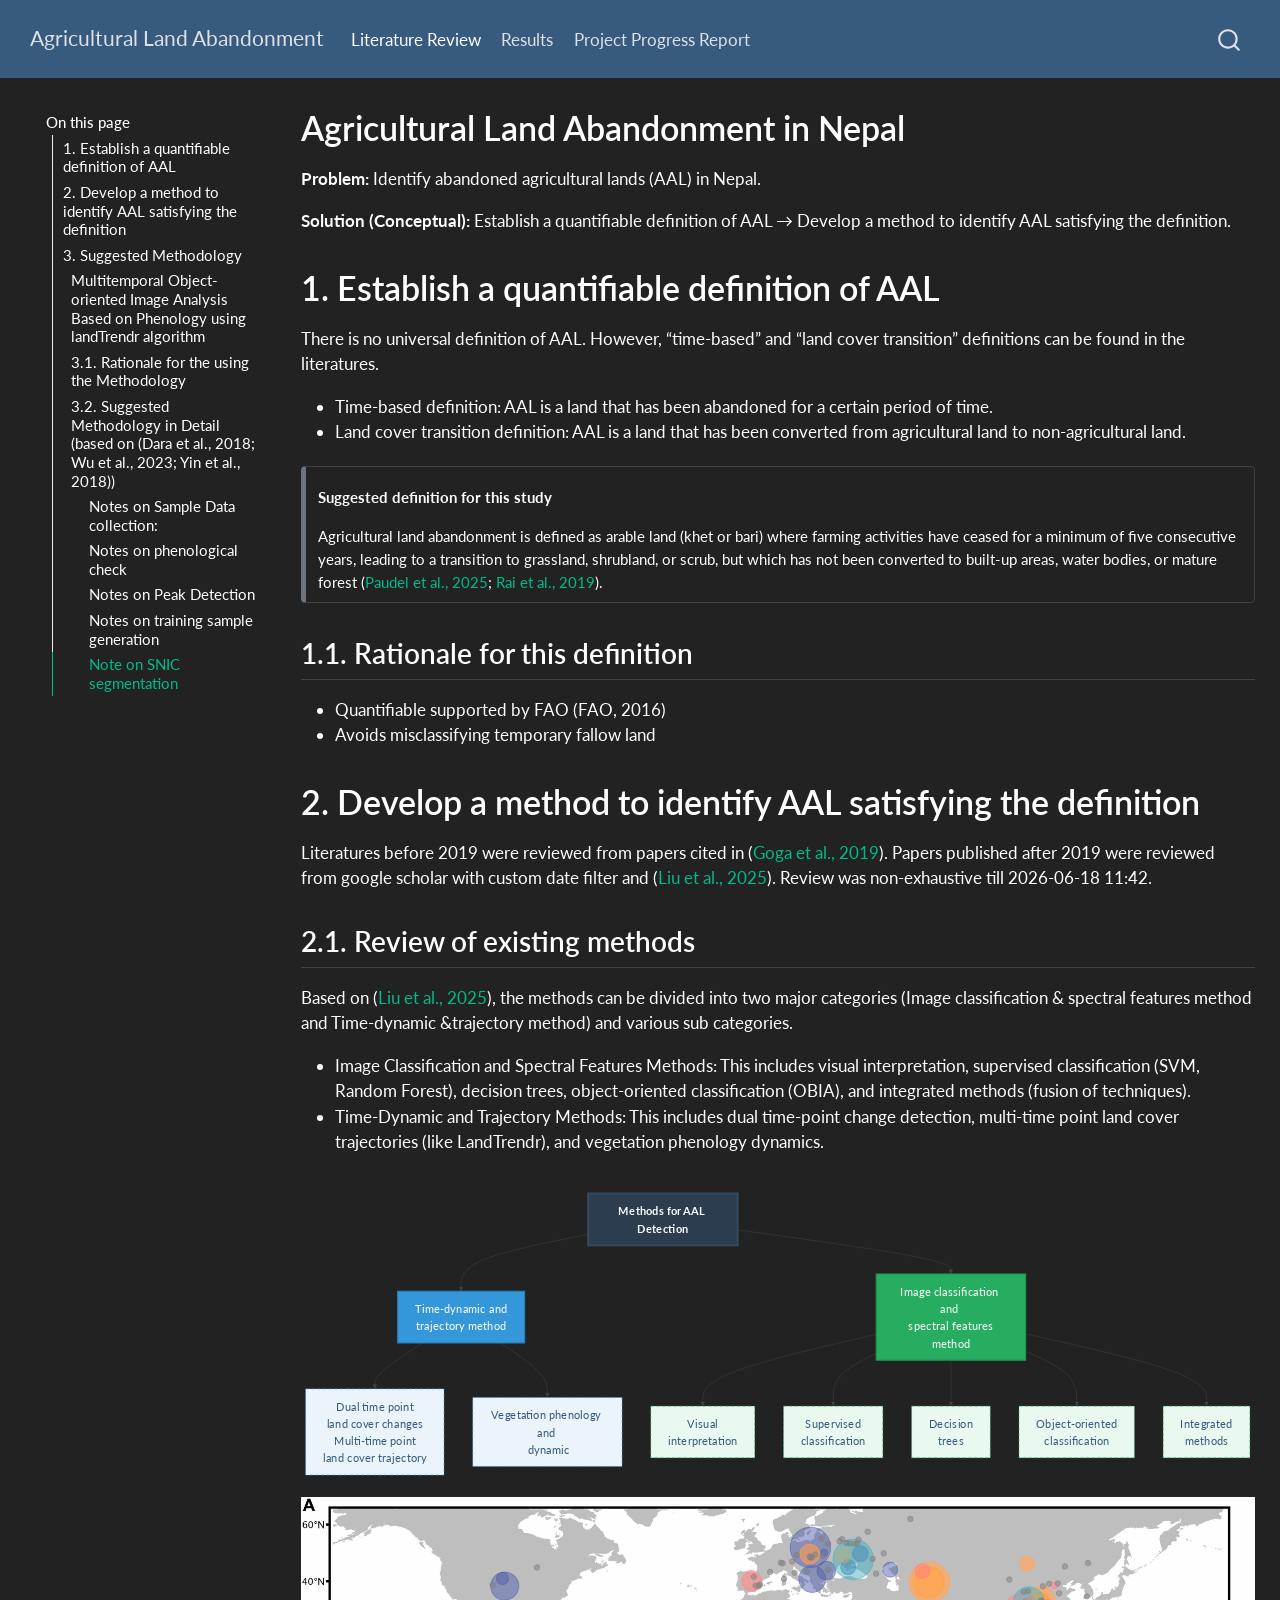
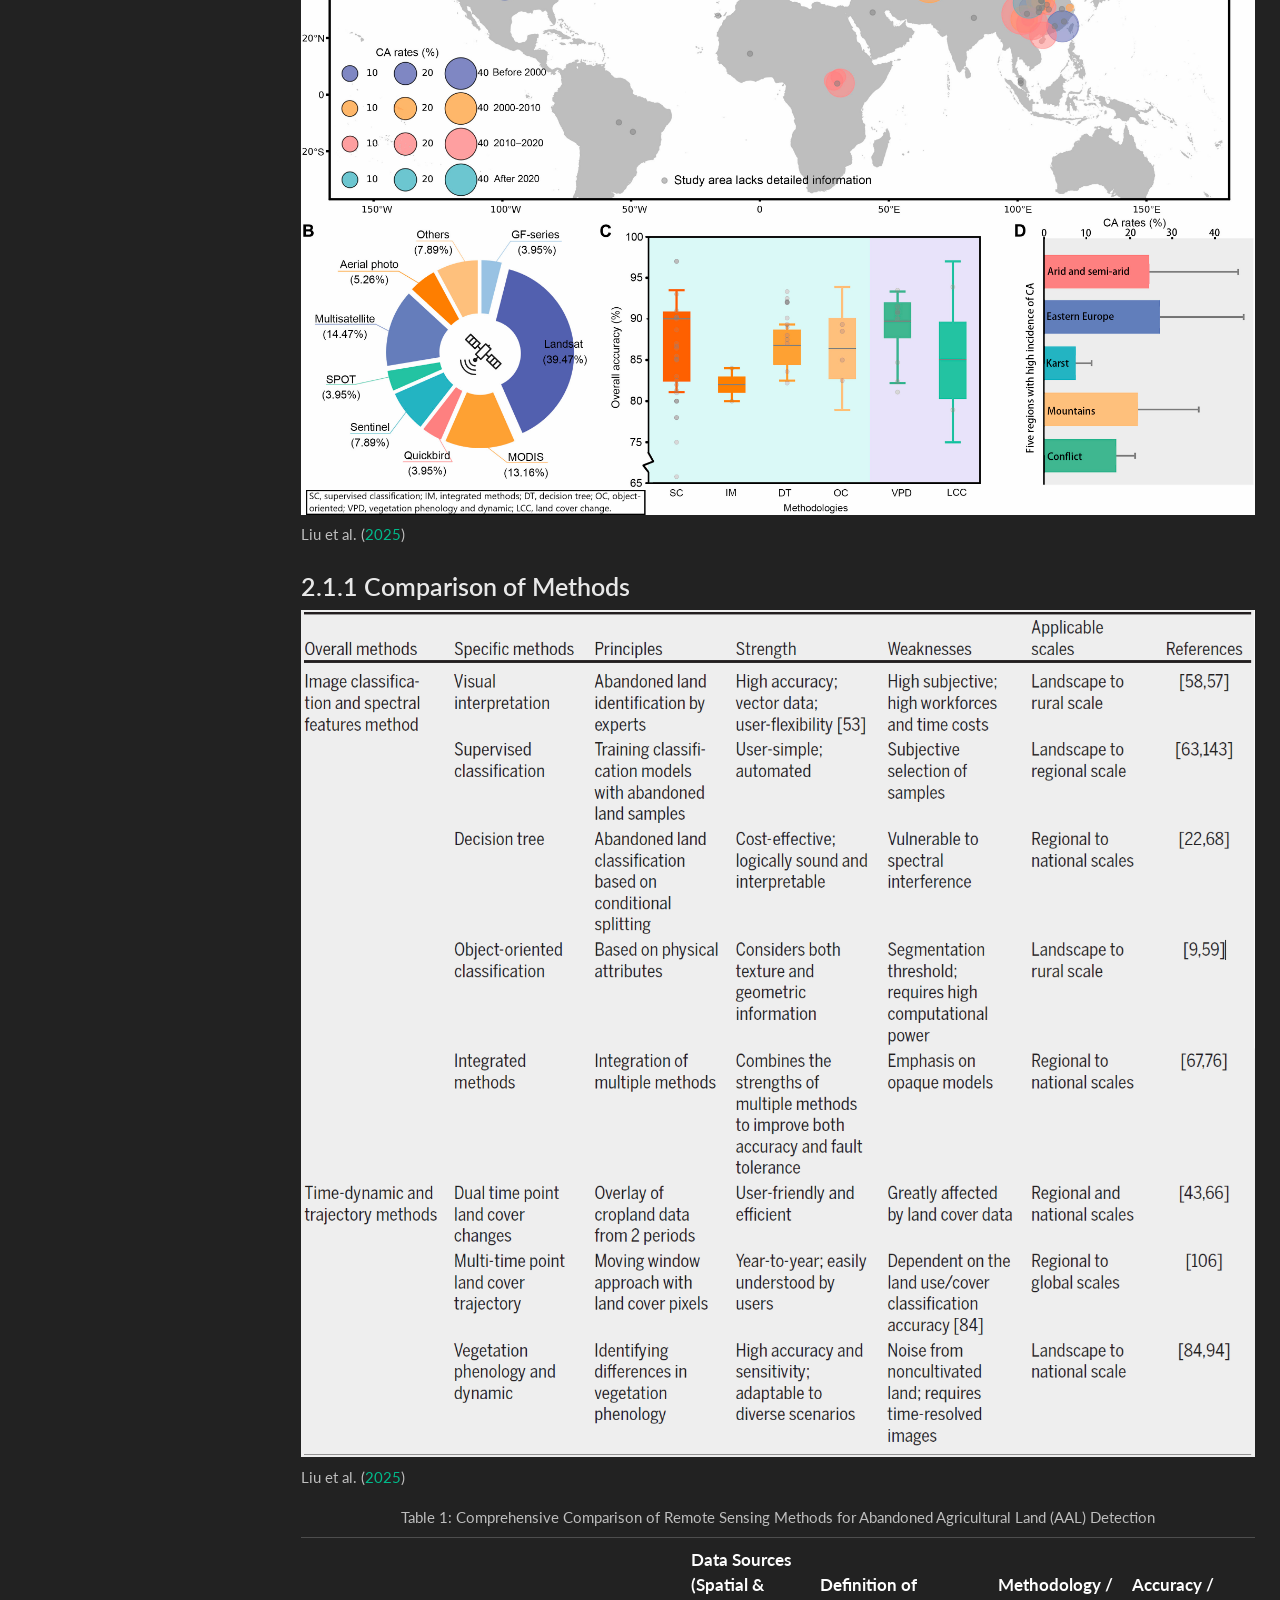
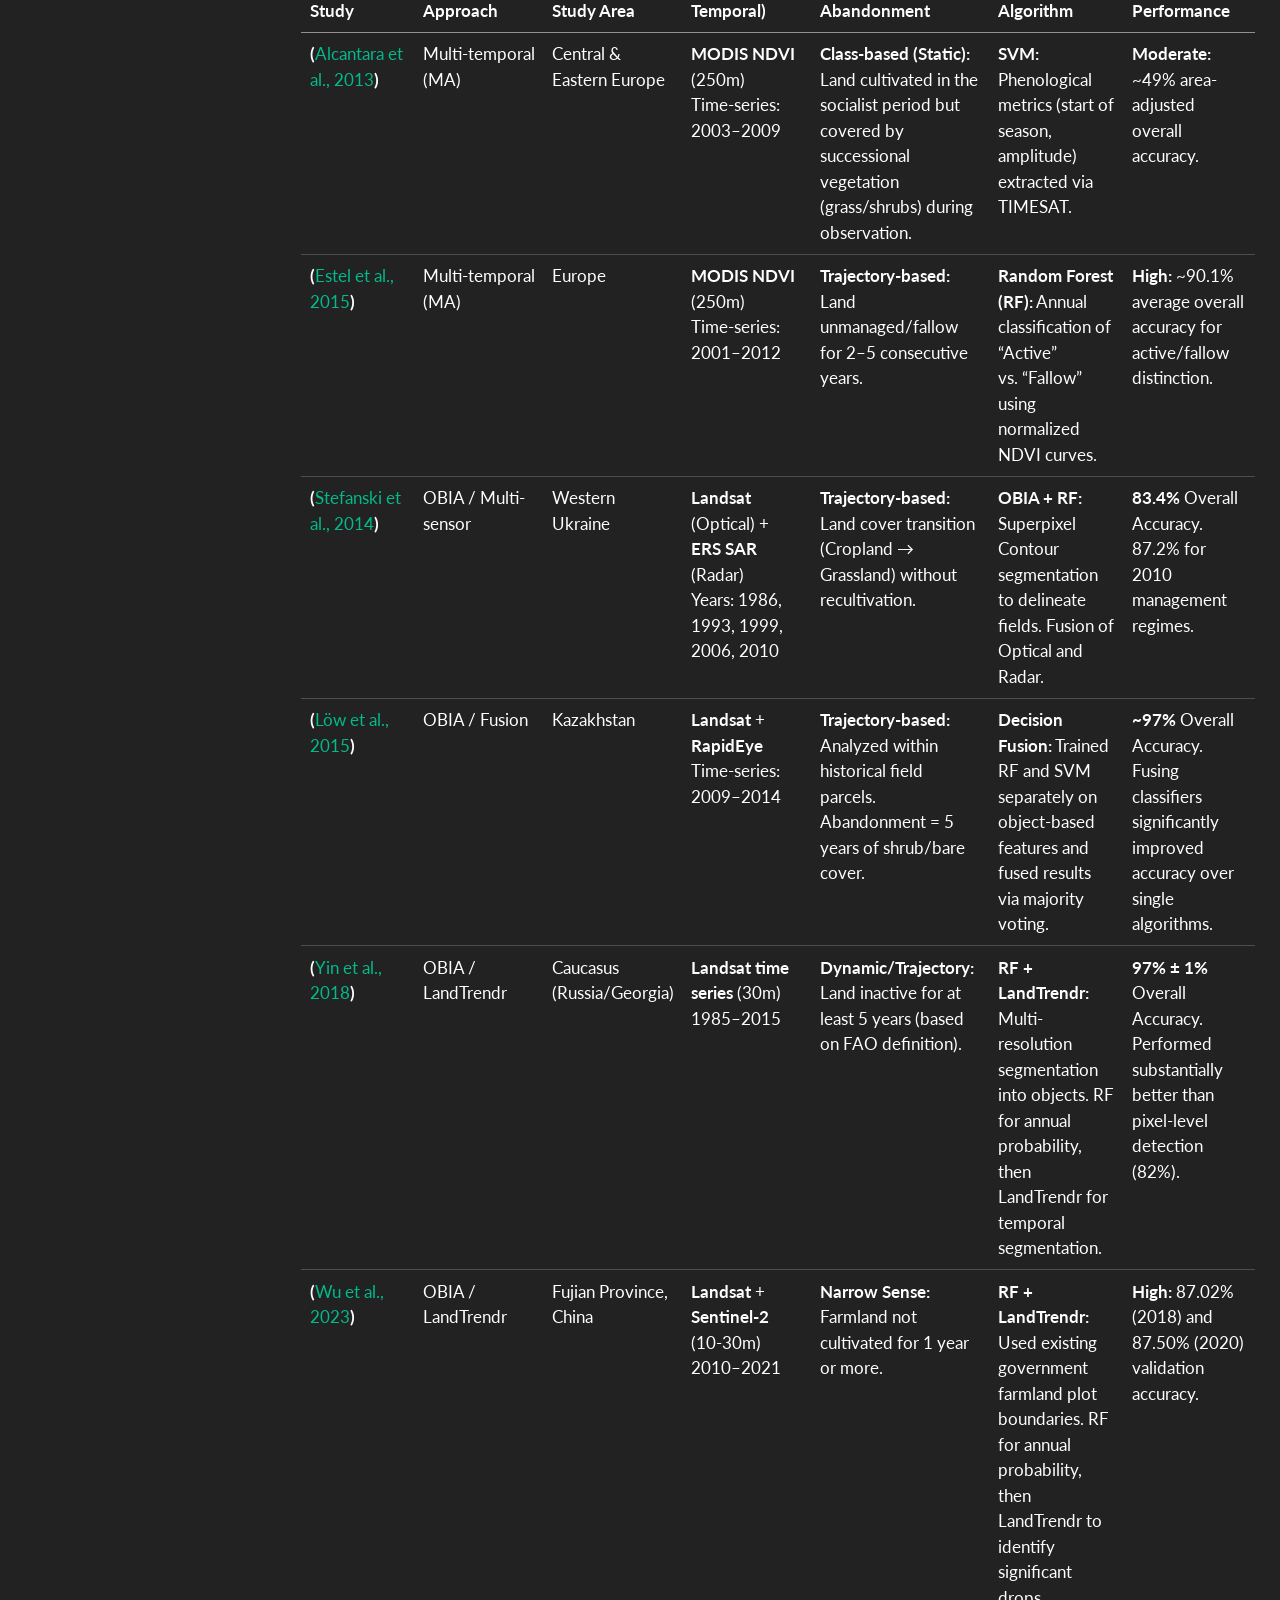
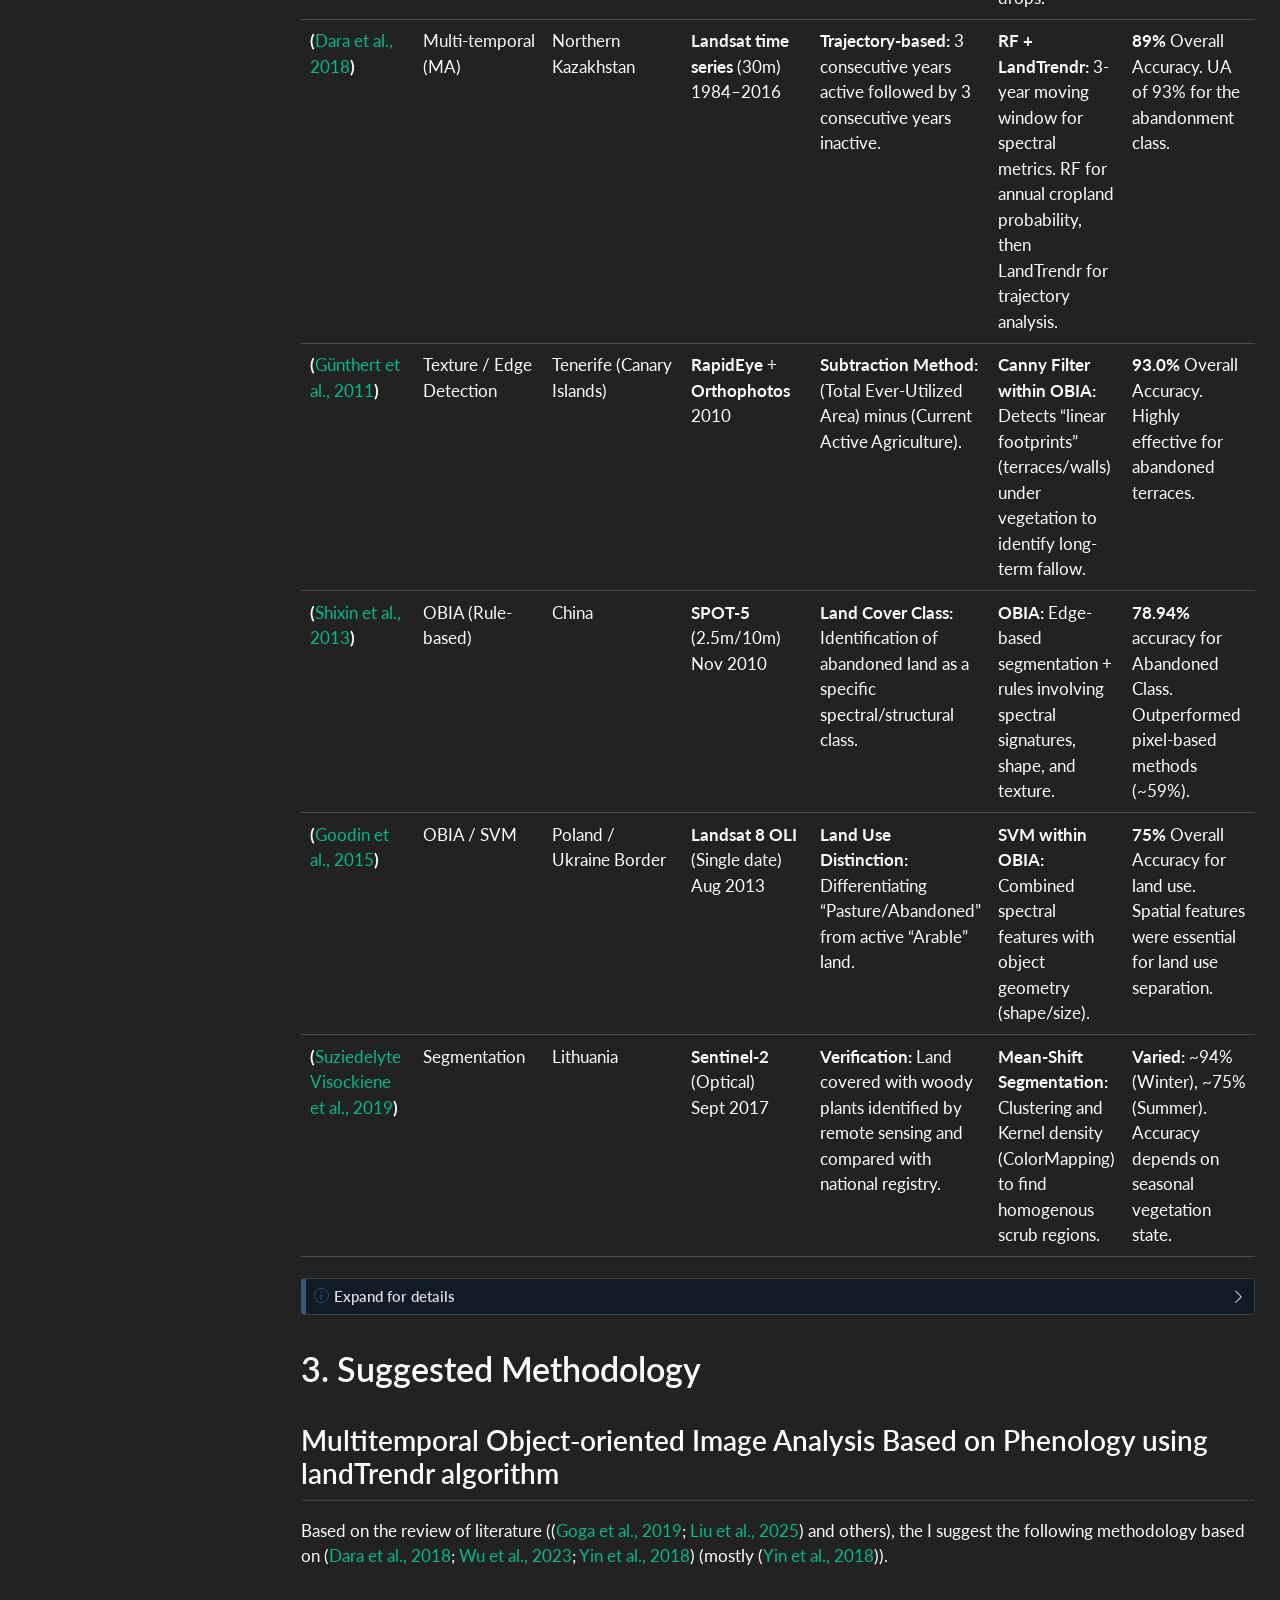
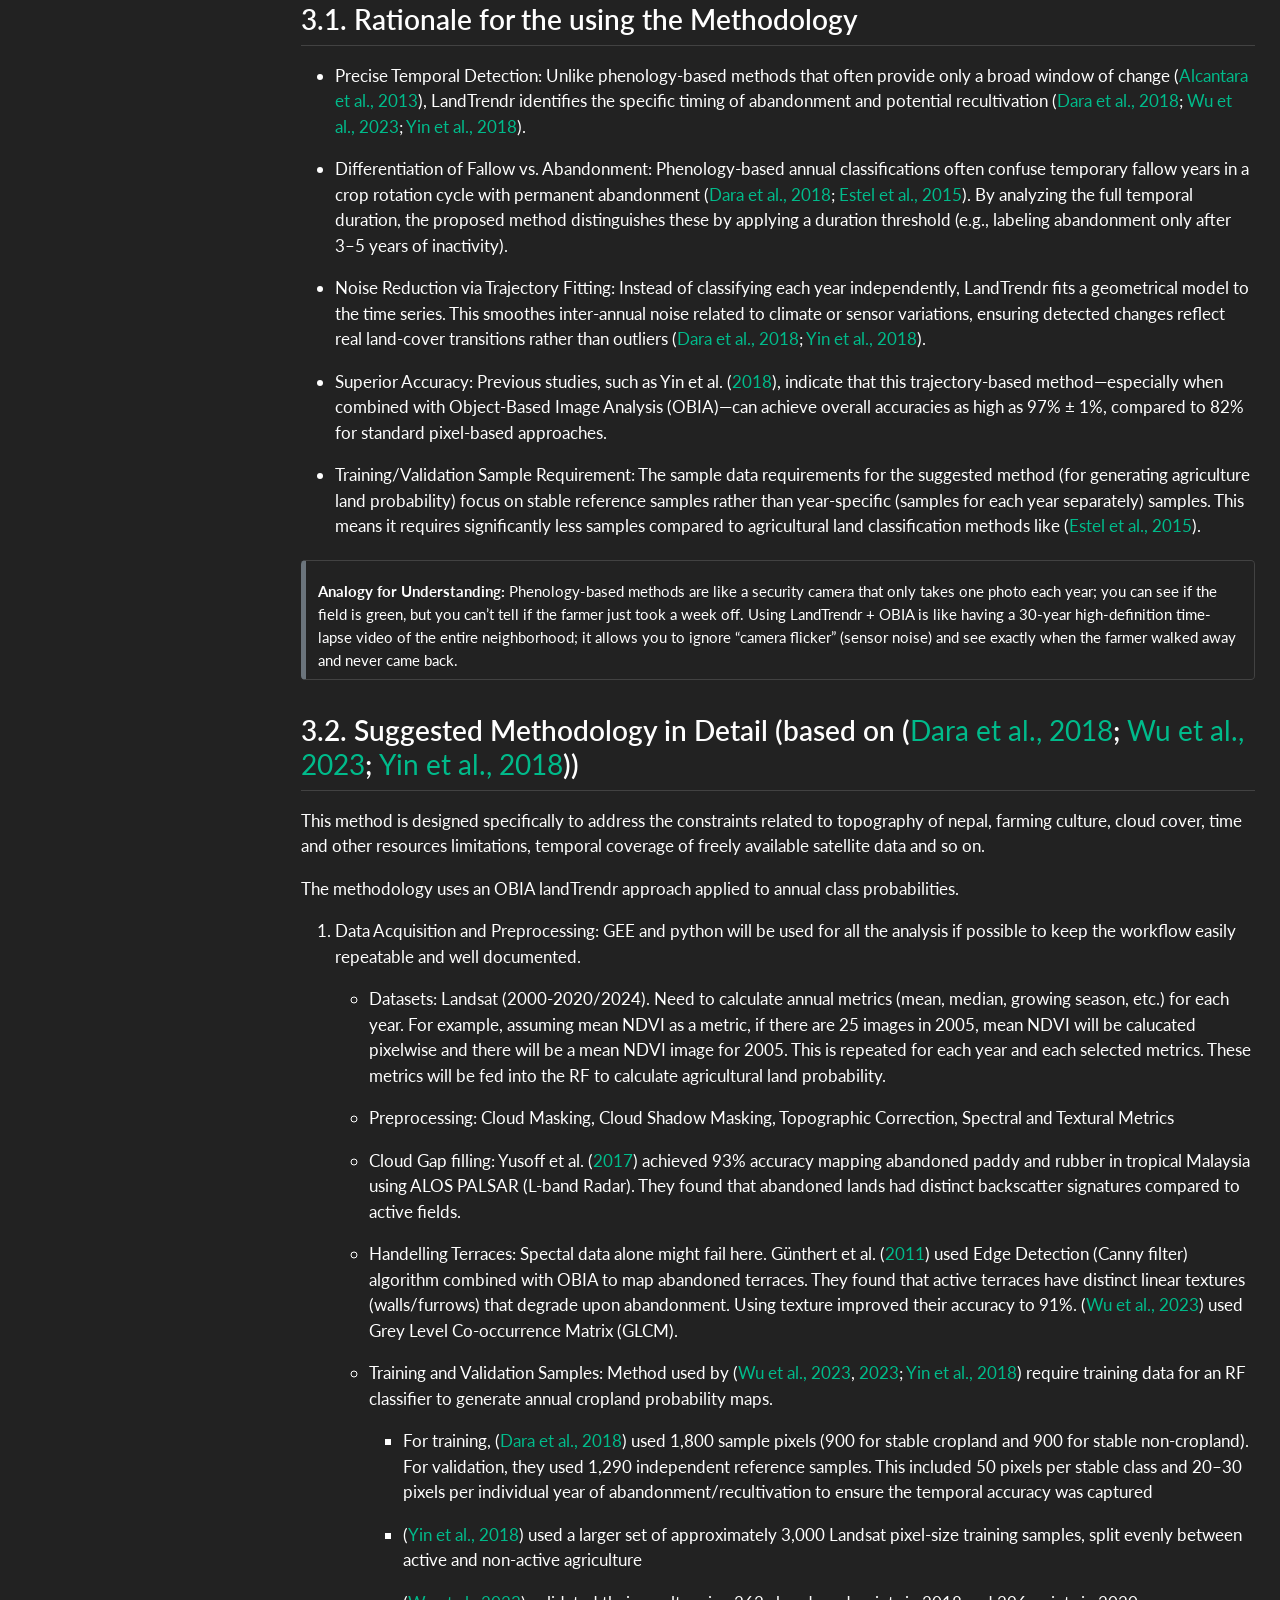
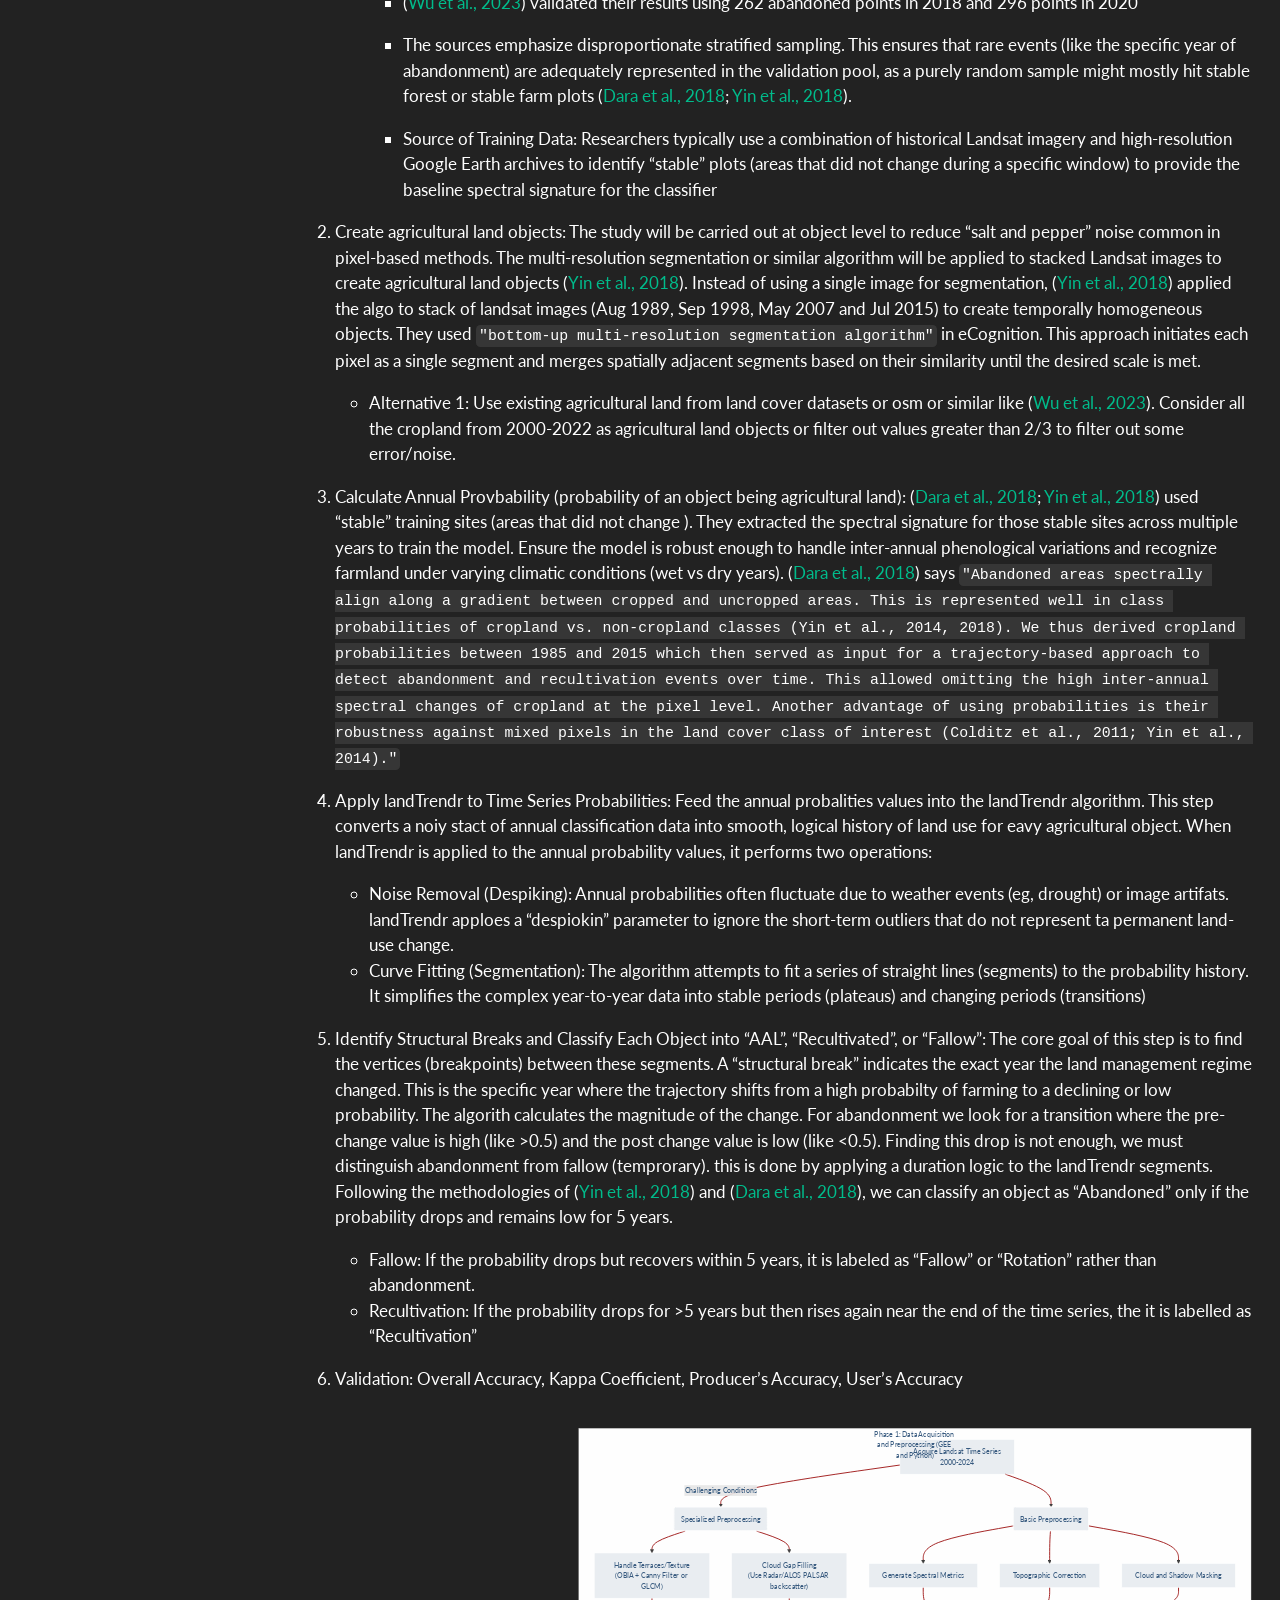
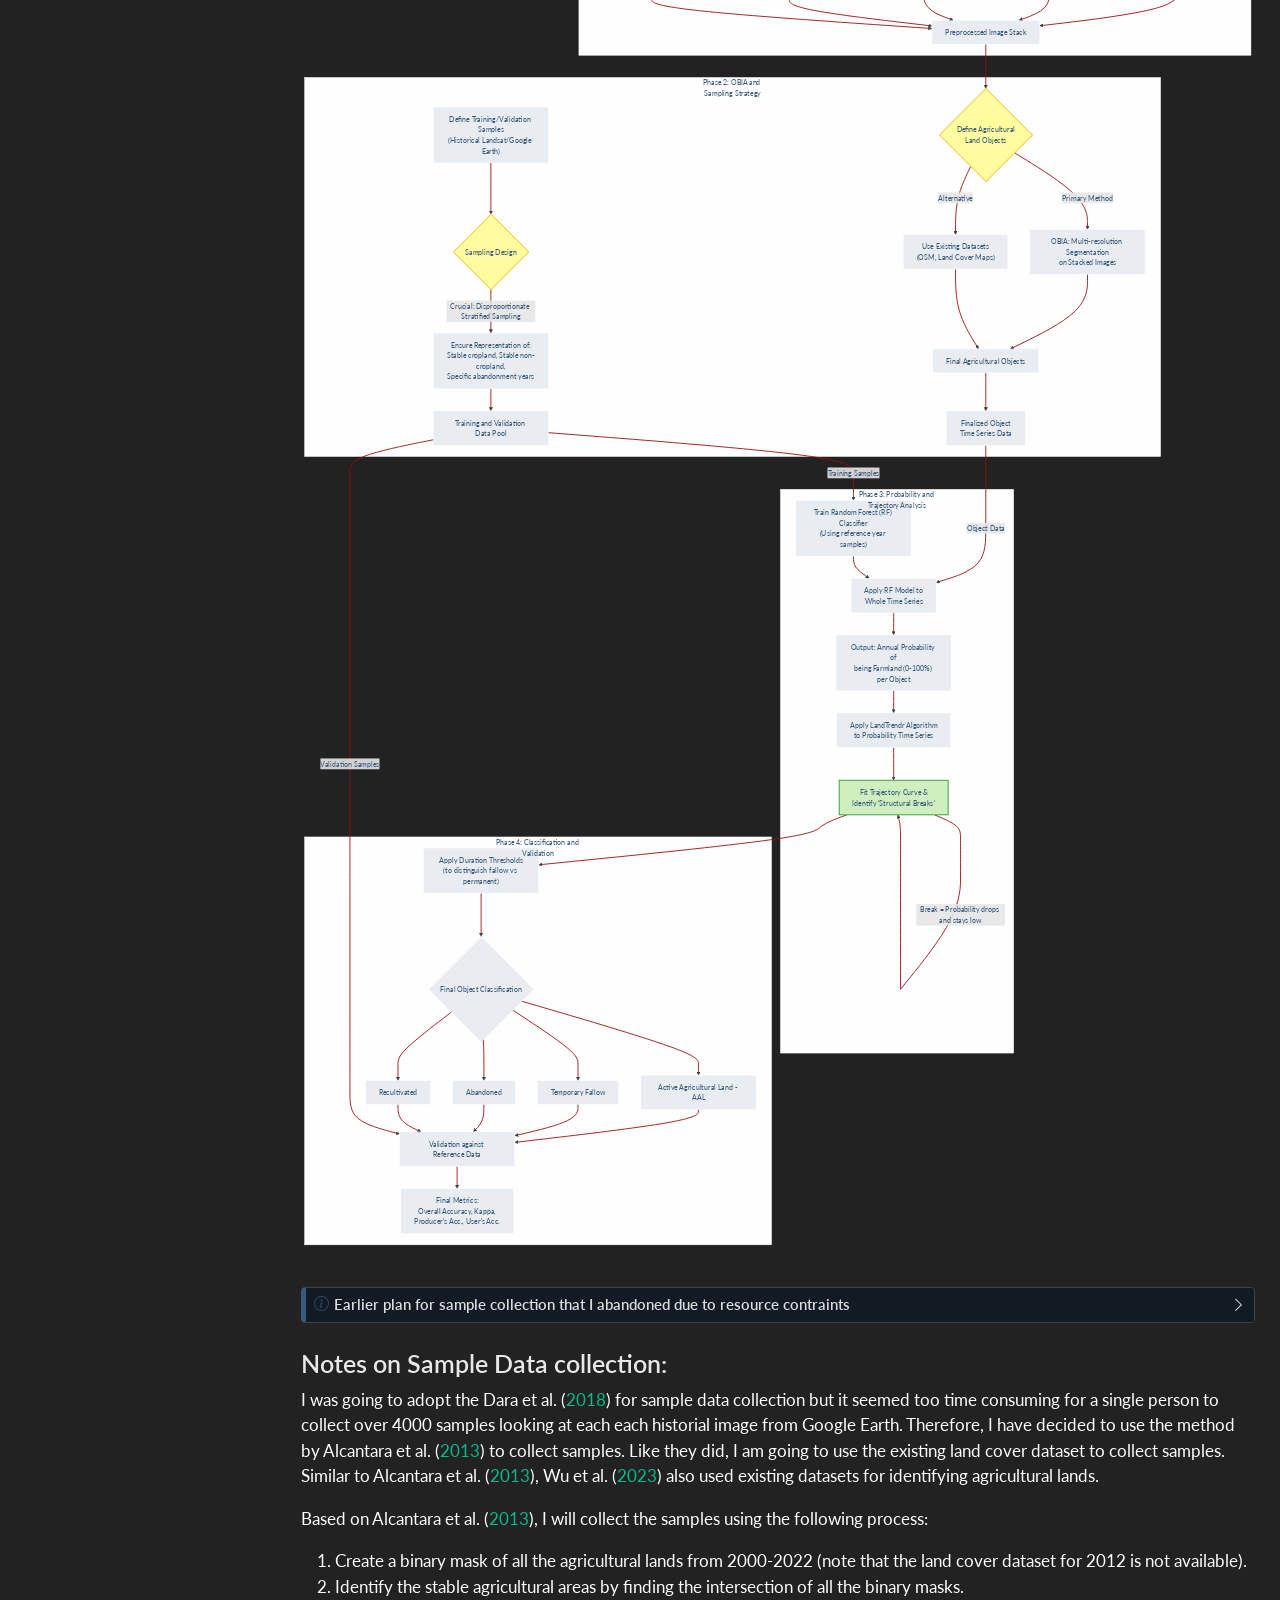
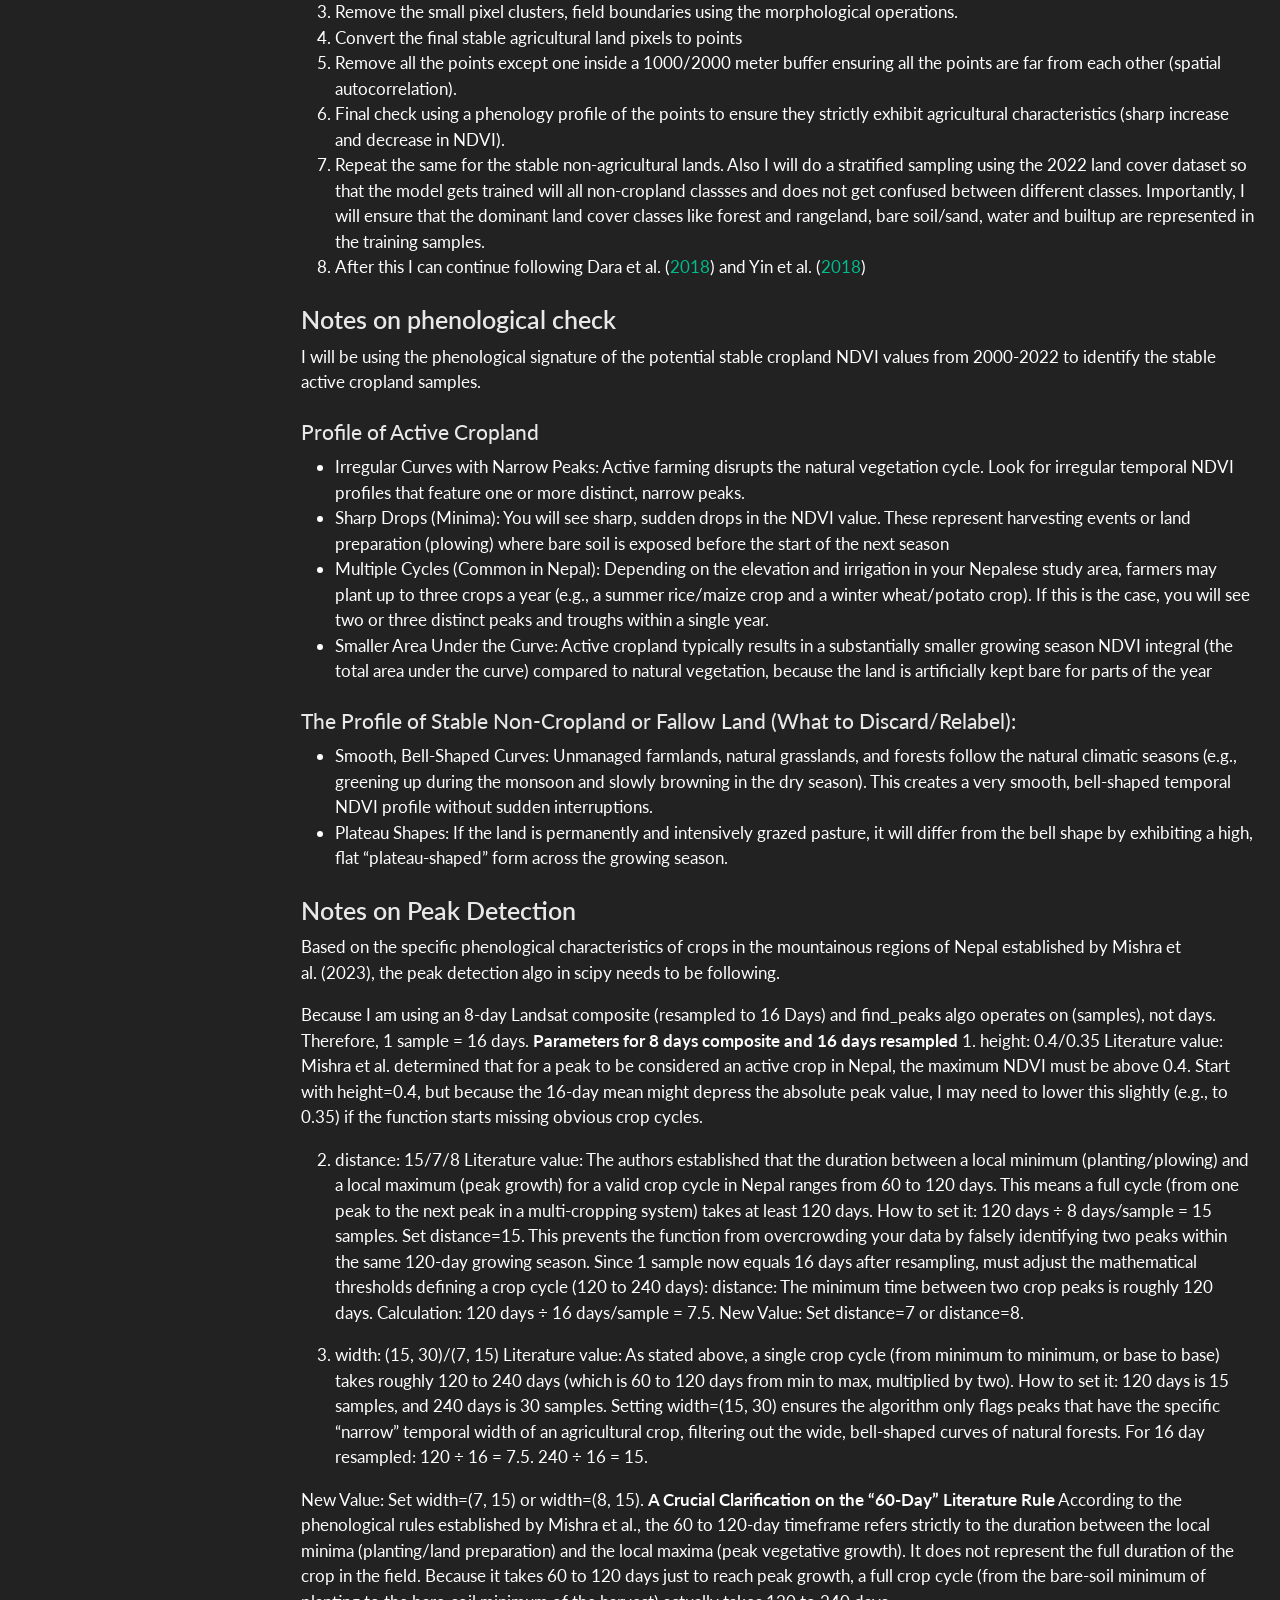
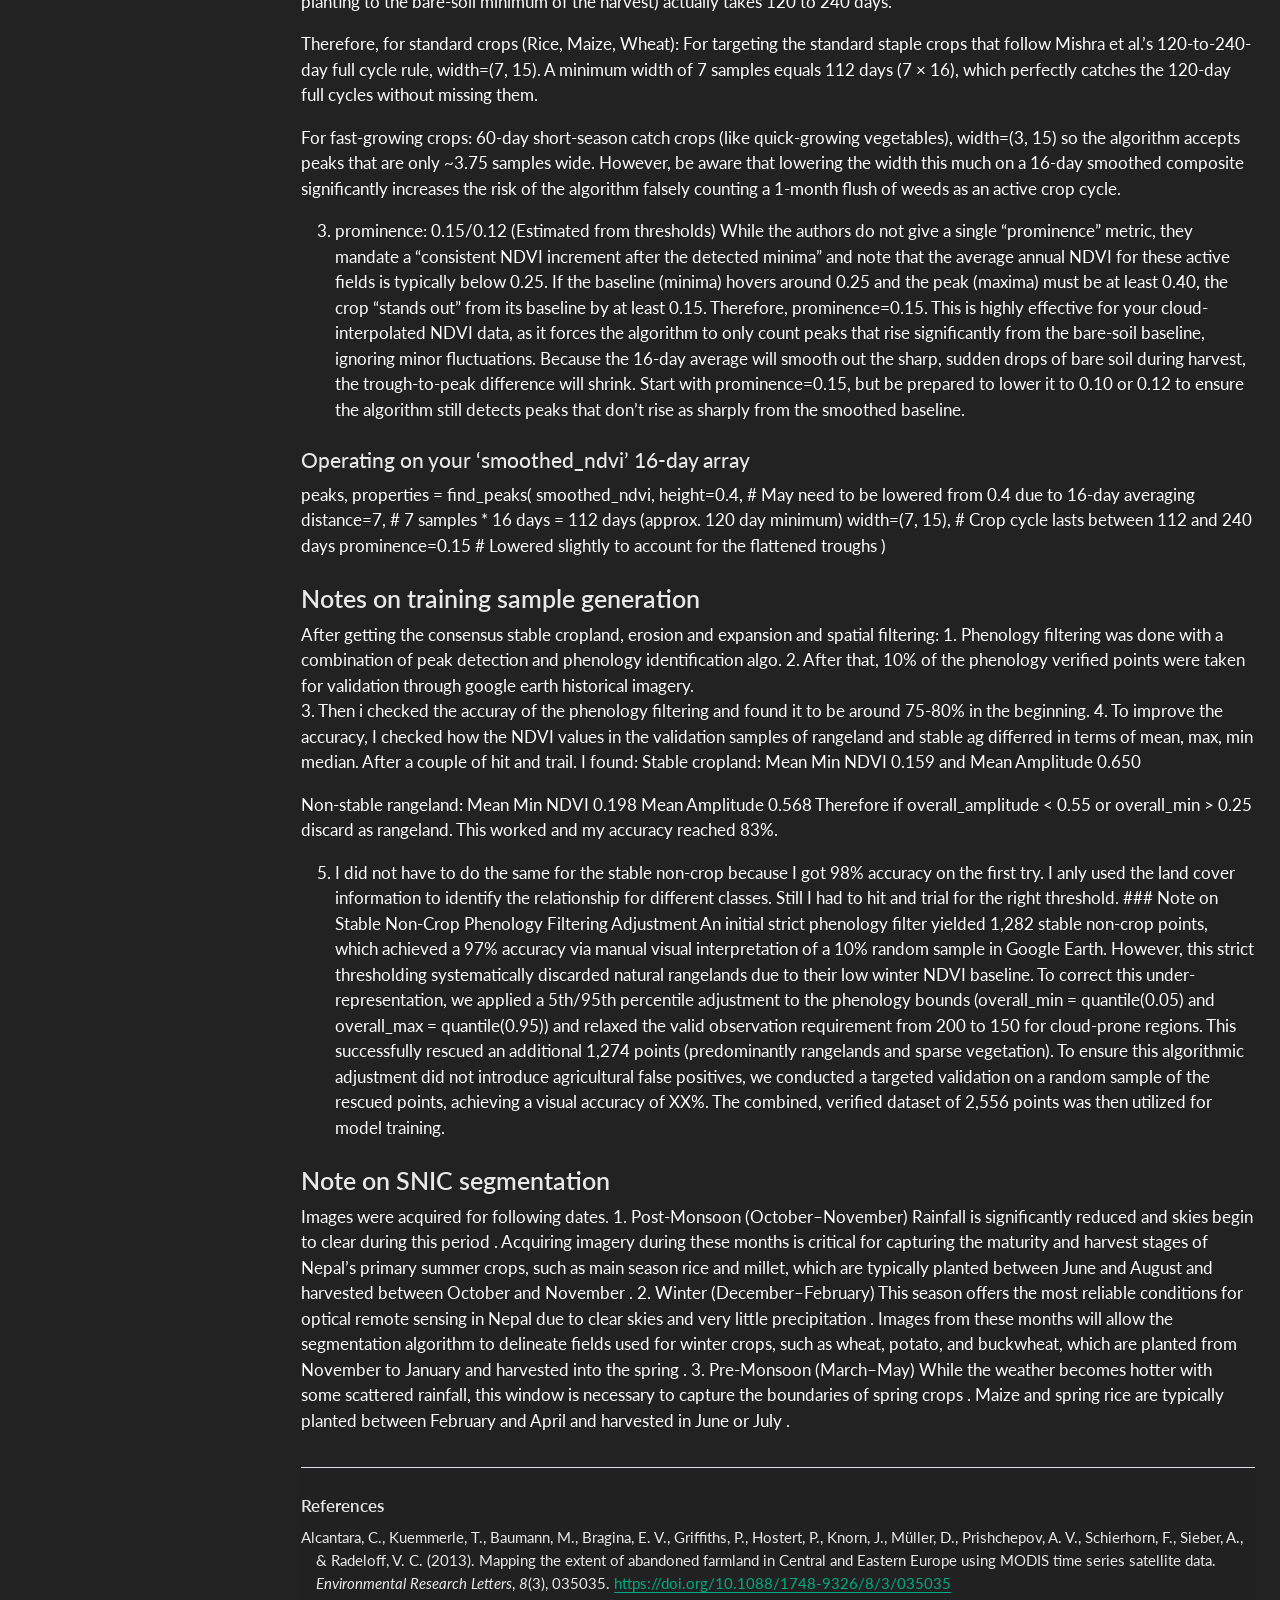
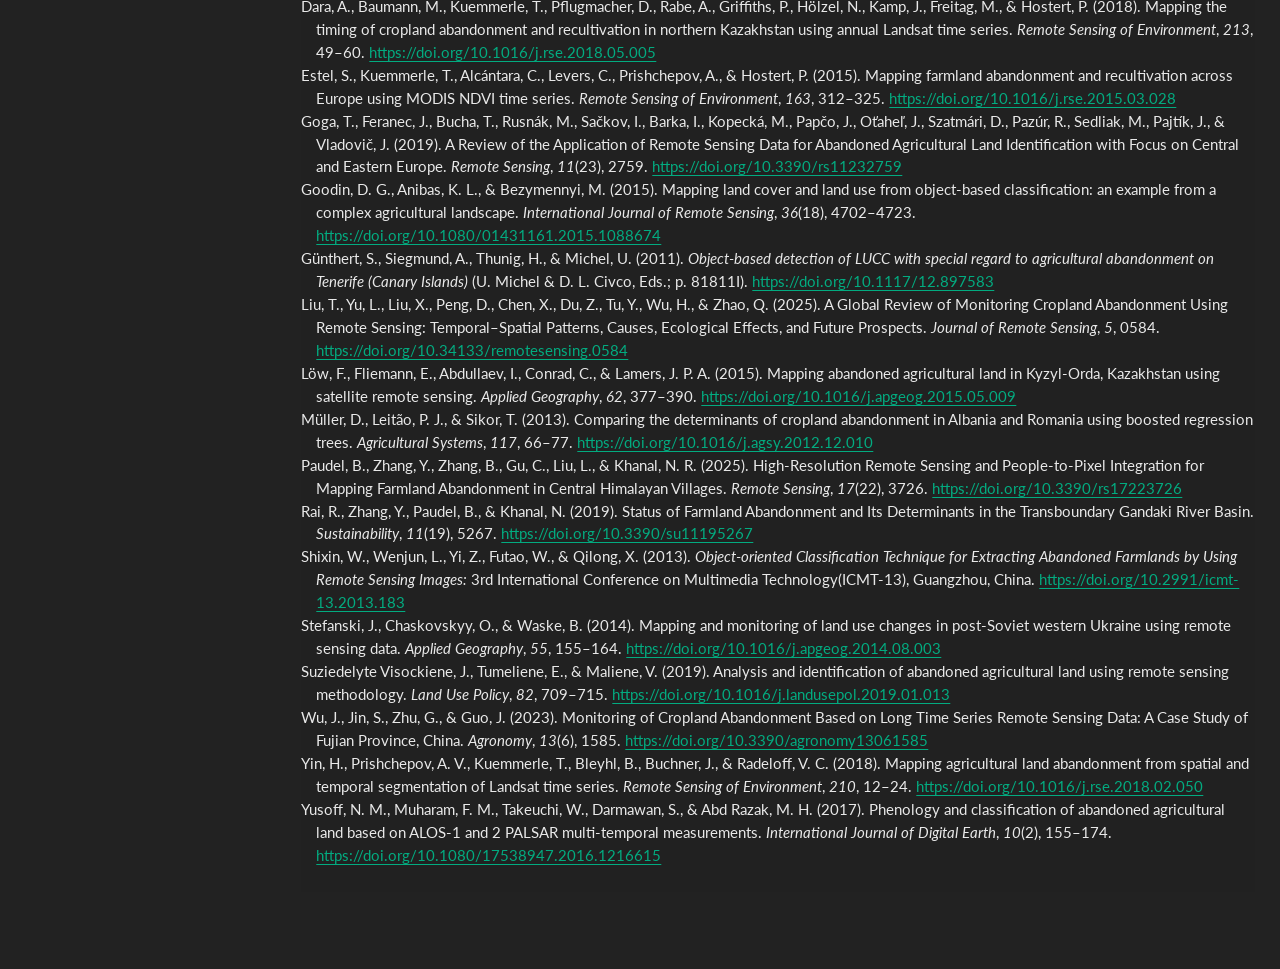
<file: docs/index.html>
<!DOCTYPE html>
<html xmlns="http://www.w3.org/1999/xhtml" lang="en" xml:lang="en"><head>

<meta charset="utf-8">
<meta name="generator" content="quarto-1.8.26">

<meta name="viewport" content="width=device-width, initial-scale=1.0, user-scalable=yes">


<title>Agricultural Land Abandonment in Nepal – Agricultural Land Abandonment</title>
<style>
code{white-space: pre-wrap;}
span.smallcaps{font-variant: small-caps;}
div.columns{display: flex; gap: min(4vw, 1.5em);}
div.column{flex: auto; overflow-x: auto;}
div.hanging-indent{margin-left: 1.5em; text-indent: -1.5em;}
ul.task-list{list-style: none;}
ul.task-list li input[type="checkbox"] {
  width: 0.8em;
  margin: 0 0.8em 0.2em -1em; /* quarto-specific, see https://github.com/quarto-dev/quarto-cli/issues/4556 */ 
  vertical-align: middle;
}
/* CSS for citations */
div.csl-bib-body { }
div.csl-entry {
  clear: both;
  margin-bottom: 0em;
}
.hanging-indent div.csl-entry {
  margin-left:2em;
  text-indent:-2em;
}
div.csl-left-margin {
  min-width:2em;
  float:left;
}
div.csl-right-inline {
  margin-left:2em;
  padding-left:1em;
}
div.csl-indent {
  margin-left: 2em;
}</style>


<script src="site_libs/quarto-nav/quarto-nav.js"></script>
<script src="site_libs/quarto-nav/headroom.min.js"></script>
<script src="site_libs/clipboard/clipboard.min.js"></script>
<script src="site_libs/quarto-search/autocomplete.umd.js"></script>
<script src="site_libs/quarto-search/fuse.min.js"></script>
<script src="site_libs/quarto-search/quarto-search.js"></script>
<meta name="quarto:offset" content="./">
<script src="site_libs/quarto-html/quarto.js" type="module"></script>
<script src="site_libs/quarto-html/tabsets/tabsets.js" type="module"></script>
<script src="site_libs/quarto-html/axe/axe-check.js" type="module"></script>
<script src="site_libs/quarto-html/popper.min.js"></script>
<script src="site_libs/quarto-html/tippy.umd.min.js"></script>
<script src="site_libs/quarto-html/anchor.min.js"></script>
<link href="site_libs/quarto-html/tippy.css" rel="stylesheet">
<link href="site_libs/quarto-html/quarto-syntax-highlighting-dark-b758ccaa5987ceb1b75504551e579abf.css" rel="stylesheet" id="quarto-text-highlighting-styles">
<script src="site_libs/bootstrap/bootstrap.min.js"></script>
<link href="site_libs/bootstrap/bootstrap-icons.css" rel="stylesheet">
<link href="site_libs/bootstrap/bootstrap-0774fc528949661fb60d8774007a227f.min.css" rel="stylesheet" append-hash="true" id="quarto-bootstrap" data-mode="dark">
<script src="site_libs/quarto-contrib/glightbox/glightbox.min.js"></script>
<link href="site_libs/quarto-contrib/glightbox/glightbox.min.css" rel="stylesheet">
<link href="site_libs/quarto-contrib/glightbox/lightbox.css" rel="stylesheet">
<script id="quarto-search-options" type="application/json">{
  "location": "navbar",
  "copy-button": false,
  "collapse-after": 3,
  "panel-placement": "end",
  "type": "overlay",
  "limit": 50,
  "keyboard-shortcut": [
    "f",
    "/",
    "s"
  ],
  "show-item-context": false,
  "language": {
    "search-no-results-text": "No results",
    "search-matching-documents-text": "matching documents",
    "search-copy-link-title": "Copy link to search",
    "search-hide-matches-text": "Hide additional matches",
    "search-more-match-text": "more match in this document",
    "search-more-matches-text": "more matches in this document",
    "search-clear-button-title": "Clear",
    "search-text-placeholder": "",
    "search-detached-cancel-button-title": "Cancel",
    "search-submit-button-title": "Submit",
    "search-label": "Search"
  }
}</script>
<script src="site_libs/quarto-diagram/mermaid.min.js"></script>
<script src="site_libs/quarto-diagram/mermaid-init.js"></script>
<link href="site_libs/quarto-diagram/mermaid.css" rel="stylesheet">


<link rel="stylesheet" href="style.css">
</head>

<body class="floating nav-fixed quarto-light">

<div id="quarto-search-results"></div>
  <header id="quarto-header" class="headroom fixed-top">
    <nav class="navbar navbar-expand-lg " data-bs-theme="dark">
      <div class="navbar-container container-fluid">
      <div class="navbar-brand-container mx-auto">
    <a class="navbar-brand" href="./index.html">
    <span class="navbar-title">Agricultural Land Abandonment</span>
    </a>
  </div>
            <div id="quarto-search" class="" title="Search"></div>
          <button class="navbar-toggler" type="button" data-bs-toggle="collapse" data-bs-target="#navbarCollapse" aria-controls="navbarCollapse" role="menu" aria-expanded="false" aria-label="Toggle navigation" onclick="if (window.quartoToggleHeadroom) { window.quartoToggleHeadroom(); }">
  <span class="navbar-toggler-icon"></span>
</button>
          <div class="collapse navbar-collapse" id="navbarCollapse">
            <ul class="navbar-nav navbar-nav-scroll me-auto">
  <li class="nav-item">
    <a class="nav-link active" href="./index.html" aria-current="page"> 
<span class="menu-text">Literature Review</span></a>
  </li>  
  <li class="nav-item">
    <a class="nav-link" href="./analysis.html"> 
<span class="menu-text">Results</span></a>
  </li>  
  <li class="nav-item">
    <a class="nav-link" href="./project_progress2.html"> 
<span class="menu-text">Project Progress Report</span></a>
  </li>  
</ul>
          </div> <!-- /navcollapse -->
            <div class="quarto-navbar-tools">
</div>
      </div> <!-- /container-fluid -->
    </nav>
</header>
<!-- content -->
<div id="quarto-content" class="quarto-container page-columns page-rows-contents page-layout-full page-navbar">
<!-- sidebar -->
  <nav id="quarto-sidebar" class="sidebar collapse collapse-horizontal quarto-sidebar-collapse-item sidebar-navigation floating overflow-auto">
    <nav id="TOC" role="doc-toc" class="toc-active">
    <h2 id="toc-title">On this page</h2>
   
  <ul>
  <li><a href="#aal-definition" id="toc-aal-definition" class="nav-link active" data-scroll-target="#aal-definition">1. Establish a quantifiable definition of AAL</a>
  <ul class="collapse">
  <li><a href="#rationale-for-this-definition" id="toc-rationale-for-this-definition" class="nav-link" data-scroll-target="#rationale-for-this-definition">1.1. Rationale for this definition</a></li>
  </ul></li>
  <li><a href="#methods" id="toc-methods" class="nav-link" data-scroll-target="#methods">2. Develop a method to identify AAL satisfying the definition</a>
  <ul class="collapse">
  <li><a href="#review-of-existing-methods" id="toc-review-of-existing-methods" class="nav-link" data-scroll-target="#review-of-existing-methods">2.1. Review of existing methods</a>
  <ul class="collapse">
  <li><a href="#comparison-of-methods" id="toc-comparison-of-methods" class="nav-link" data-scroll-target="#comparison-of-methods">2.1.1 Comparison of Methods</a></li>
  </ul></li>
  </ul></li>
  <li><a href="#suggested-methodology" id="toc-suggested-methodology" class="nav-link" data-scroll-target="#suggested-methodology">3. Suggested Methodology</a>
  <ul class="collapse">
  <li><a href="#multitemporal-object-oriented-image-analysis-based-on-phenology-using-landtrendr-algorithm" id="toc-multitemporal-object-oriented-image-analysis-based-on-phenology-using-landtrendr-algorithm" class="nav-link" data-scroll-target="#multitemporal-object-oriented-image-analysis-based-on-phenology-using-landtrendr-algorithm">Multitemporal Object-oriented Image Analysis Based on Phenology using landTrendr algorithm</a></li>
  <li><a href="#rationale-for-the-using-the-methodology" id="toc-rationale-for-the-using-the-methodology" class="nav-link" data-scroll-target="#rationale-for-the-using-the-methodology">3.1. Rationale for the using the Methodology</a></li>
  <li><a href="#suggested-methodology-in-detail-based-on-yinmappingagriculturalland2018-wumonitoringcroplandabandonment2023-daramappingtimingcropland2018" id="toc-suggested-methodology-in-detail-based-on-yinmappingagriculturalland2018-wumonitoringcroplandabandonment2023-daramappingtimingcropland2018" class="nav-link" data-scroll-target="#suggested-methodology-in-detail-based-on-yinmappingagriculturalland2018-wumonitoringcroplandabandonment2023-daramappingtimingcropland2018">3.2. Suggested Methodology in Detail (based on <span class="citation" data-cites="yinMappingAgriculturalLand2018 wuMonitoringCroplandAbandonment2023 daraMappingTimingCropland2018">(Dara et al., 2018; Wu et al., 2023; Yin et al., 2018)</span>)</a>
  <ul class="collapse">
  <li><a href="#notes-on-sample-data-collection" id="toc-notes-on-sample-data-collection" class="nav-link" data-scroll-target="#notes-on-sample-data-collection">Notes on Sample Data collection:</a></li>
  <li><a href="#notes-on-phenological-check" id="toc-notes-on-phenological-check" class="nav-link" data-scroll-target="#notes-on-phenological-check">Notes on phenological check</a></li>
  <li><a href="#notes-on-peak-detection" id="toc-notes-on-peak-detection" class="nav-link" data-scroll-target="#notes-on-peak-detection">Notes on Peak Detection</a></li>
  <li><a href="#notes-on-training-sample-generation" id="toc-notes-on-training-sample-generation" class="nav-link" data-scroll-target="#notes-on-training-sample-generation">Notes on training sample generation</a></li>
  <li><a href="#note-on-snic-segmentation" id="toc-note-on-snic-segmentation" class="nav-link" data-scroll-target="#note-on-snic-segmentation">Note on SNIC segmentation</a></li>
  </ul></li>
  </ul></li>
  </ul>
</nav>
</nav>
<div id="quarto-sidebar-glass" class="quarto-sidebar-collapse-item" data-bs-toggle="collapse" data-bs-target=".quarto-sidebar-collapse-item"></div>
<!-- margin-sidebar -->
    <div id="quarto-margin-sidebar" class="sidebar margin-sidebar zindex-bottom">
    </div>
<!-- main -->
<main class="content column-page-right" id="quarto-document-content">

<header id="title-block-header" class="quarto-title-block default">
<div class="quarto-title">
<h1 class="title">Agricultural Land Abandonment in Nepal</h1>
</div>



<div class="quarto-title-meta column-page-right">

    
  
    
  </div>
  


</header>


<p><strong>Problem:</strong> Identify abandoned agricultural lands (AAL) in Nepal.</p>
<p><strong>Solution (Conceptual):</strong> Establish a quantifiable definition of AAL → Develop a method to identify AAL satisfying the definition.</p>
<section id="aal-definition" class="level1">
<h1>1. Establish a quantifiable definition of AAL</h1>
<p>There is no universal definition of AAL. However, “time-based” and “land cover transition” definitions can be found in the literatures.</p>
<ul>
<li>Time-based definition: AAL is a land that has been abandoned for a certain period of time.</li>
<li>Land cover transition definition: AAL is a land that has been converted from agricultural land to non-agricultural land.</li>
</ul>
<div class="callout callout-style-simple callout-none no-icon">
<div class="callout-body d-flex">
<div class="callout-icon-container">
<i class="callout-icon no-icon"></i>
</div>
<div class="callout-body-container">
<p><strong>Suggested definition for this study</strong></p>
<p>Agricultural land abandonment is defined as arable land (khet or bari) where farming activities have ceased for a minimum of five consecutive years, leading to a transition to grassland, shrubland, or scrub, but which has not been converted to built-up areas, water bodies, or mature forest <span class="citation" data-cites="paudelHighResolutionRemoteSensing2025 raiStatusFarmlandAbandonment2019">(<a href="#ref-paudelHighResolutionRemoteSensing2025" role="doc-biblioref">Paudel et al., 2025</a>; <a href="#ref-raiStatusFarmlandAbandonment2019" role="doc-biblioref">Rai et al., 2019</a>)</span>.</p>
</div>
</div>
</div>
<section id="rationale-for-this-definition" class="level2">
<h2 class="anchored" data-anchor-id="rationale-for-this-definition">1.1. Rationale for this definition</h2>
<ul>
<li>Quantifiable supported by FAO (FAO, 2016)</li>
<li>Avoids misclassifying temporary fallow land</li>
</ul>
</section>
</section>
<section id="methods" class="level1">
<h1>2. Develop a method to identify AAL satisfying the definition</h1>
<p>Literatures before 2019 were reviewed from papers cited in <span class="citation" data-cites="gogaReviewApplicationRemote2019">(<a href="#ref-gogaReviewApplicationRemote2019" role="doc-biblioref">Goga et al., 2019</a>)</span>. Papers published after 2019 were reviewed from google scholar with custom date filter and <span class="citation" data-cites="liuGlobalReviewMonitoring2025a">(<a href="#ref-liuGlobalReviewMonitoring2025a" role="doc-biblioref">Liu et al., 2025</a>)</span>. Review was non-exhaustive till 2026-06-18 11:42.</p>
<section id="review-of-existing-methods" class="level2">
<h2 class="anchored" data-anchor-id="review-of-existing-methods">2.1. Review of existing methods</h2>
<p>Based on <span class="citation" data-cites="liuGlobalReviewMonitoring2025a">(<a href="#ref-liuGlobalReviewMonitoring2025a" role="doc-biblioref">Liu et al., 2025</a>)</span>, the methods can be divided into two major categories (Image classification &amp; spectral features method and Time-dynamic &amp;trajectory method) and various sub categories.</p>
<ul>
<li>Image Classification and Spectral Features Methods: This includes visual interpretation, supervised classification (SVM, Random Forest), decision trees, object-oriented classification (OBIA), and integrated methods (fusion of techniques).</li>
<li>Time-Dynamic and Trajectory Methods: This includes dual time-point change detection, multi-time point land cover trajectories (like LandTrendr), and vegetation phenology dynamics.</li>
</ul>
<div class="cell" data-layout-align="default">
<div class="cell-output-display">
<div>
<p></p><figure class="figure"><p></p>
<div>
<pre class="mermaid mermaid-js">graph TD
    classDef default font-size:20px;

    %% Main Node
    Start[Methods for AAL Detection]

    %% Main Categories
    CA[Image classification and &lt;br&gt; spectral features method]
    TT[Time-dynamic and &lt;br&gt; trajectory method]

    %% CA Sub-points
    CA_1[Visual &lt;br&gt; interpretation]
    CA_2[Supervised &lt;br&gt; classification]
    CA_3[Decision &lt;br&gt; trees]
    CA_4[Object-oriented &lt;br&gt; classification]
    CA_5[Integrated &lt;br&gt; methods]
    
    %% TT Sub-points
    TT_1[Dual time point &lt;br&gt; land cover changes &lt;br&gt; Multi-time point &lt;br&gt; land cover trajectory]
    TT_2[Vegetation phenology and &lt;br&gt; dynamic]

    %% Connections
    Start --&gt; TT
    Start --&gt; CA

    TT --&gt; TT_1
    TT --&gt; TT_2

    CA --&gt; CA_1
    CA --&gt; CA_2
    CA --&gt; CA_3
    CA --&gt; CA_4
    CA --&gt; CA_5

    %% Styling
    style Start fill:#2c3e50,stroke:#34495e,stroke-width:4px,color:#fff,font-weight:bold
    style TT fill:#3498db,stroke:#2980b9,stroke-width:2px,color:#fff
    style CA fill:#27ae60,stroke:#229954,stroke-width:2px,color:#fff
    
    style TT_1 fill:#ebf5fb,stroke:#3498db,stroke-dasharray: 5 5
    style TT_2 fill:#ebf5fb,stroke:#3498db,stroke-dasharray: 5 5
    
    style CA_1 fill:#eafaf1,stroke:#27ae60,stroke-dasharray: 5 5
    style CA_2 fill:#eafaf1,stroke:#27ae60,stroke-dasharray: 5 5
    style CA_3 fill:#eafaf1,stroke:#27ae60,stroke-dasharray: 5 5
    style CA_4 fill:#eafaf1,stroke:#27ae60,stroke-dasharray: 5 5
    style CA_5 fill:#eafaf1,stroke:#27ae60,stroke-dasharray: 5 5
</pre>
</div>
<p></p></figure><p></p>
</div>
</div>
</div>
<div class="quarto-figure quarto-figure-center">
<figure class="figure">
<p><a href="images/review_summary.png" class="lightbox" data-gallery="quarto-lightbox-gallery-1" title="@liuGlobalReviewMonitoring2025a"><img src="images/review_summary.png" class="img-fluid figure-img" alt="Liu et al. (2025)"></a></p>
<figcaption><span class="citation" data-cites="liuGlobalReviewMonitoring2025a">Liu et al. (<a href="#ref-liuGlobalReviewMonitoring2025a" role="doc-biblioref">2025</a>)</span></figcaption>
</figure>
</div>
<section id="comparison-of-methods" class="level3">
<h3 class="anchored" data-anchor-id="comparison-of-methods">2.1.1 Comparison of Methods</h3>
<div class="quarto-figure quarto-figure-center">
<figure class="figure">
<p><a href="images/review_method_comparison.png" class="lightbox" data-gallery="quarto-lightbox-gallery-2" title="@liuGlobalReviewMonitoring2025a"><img src="images/review_method_comparison.png" class="img-fluid figure-img" alt="Liu et al. (2025)"></a></p>
<figcaption><span class="citation" data-cites="liuGlobalReviewMonitoring2025a">Liu et al. (<a href="#ref-liuGlobalReviewMonitoring2025a" role="doc-biblioref">2025</a>)</span></figcaption>
</figure>
</div>
<div id="tbl-methods-comparison" class="quarto-float quarto-figure quarto-figure-center anchored">
<figure class="quarto-float quarto-float-tbl figure">
<figcaption class="quarto-float-caption-top quarto-float-caption quarto-float-tbl" id="tbl-methods-comparison-caption-0ceaefa1-69ba-4598-a22c-09a6ac19f8ca">
Table&nbsp;1: Comprehensive Comparison of Remote Sensing Methods for Abandoned Agricultural Land (AAL) Detection
</figcaption>
<div aria-describedby="tbl-methods-comparison-caption-0ceaefa1-69ba-4598-a22c-09a6ac19f8ca">
<table class="caption-top table">
<colgroup>
<col style="width: 14%">
<col style="width: 14%">
<col style="width: 14%">
<col style="width: 14%">
<col style="width: 14%">
<col style="width: 14%">
<col style="width: 14%">
</colgroup>
<thead>
<tr class="header">
<th style="text-align: left;">Study</th>
<th style="text-align: left;">Approach</th>
<th style="text-align: left;">Study Area</th>
<th style="text-align: left;">Data Sources (Spatial &amp; Temporal)</th>
<th style="text-align: left;">Definition of Abandonment</th>
<th style="text-align: left;">Methodology / Algorithm</th>
<th style="text-align: left;">Accuracy / Performance</th>
</tr>
</thead>
<tbody>
<tr class="odd">
<td style="text-align: left;"><strong><span class="citation" data-cites="alcantaraMappingExtentAbandoned2013">(<a href="#ref-alcantaraMappingExtentAbandoned2013" role="doc-biblioref">Alcantara et al., 2013</a>)</span></strong></td>
<td style="text-align: left;">Multi-temporal (MA)</td>
<td style="text-align: left;">Central &amp; Eastern Europe</td>
<td style="text-align: left;"><strong>MODIS NDVI</strong> (250m)<br>Time-series: 2003–2009</td>
<td style="text-align: left;"><strong>Class-based (Static):</strong> Land cultivated in the socialist period but covered by successional vegetation (grass/shrubs) during observation.</td>
<td style="text-align: left;"><strong>SVM:</strong> Phenological metrics (start of season, amplitude) extracted via TIMESAT.</td>
<td style="text-align: left;"><strong>Moderate:</strong> ~49% area-adjusted overall accuracy.</td>
</tr>
<tr class="even">
<td style="text-align: left;"><strong><span class="citation" data-cites="estelMappingFarmlandAbandonment2015">(<a href="#ref-estelMappingFarmlandAbandonment2015" role="doc-biblioref">Estel et al., 2015</a>)</span></strong></td>
<td style="text-align: left;">Multi-temporal (MA)</td>
<td style="text-align: left;">Europe</td>
<td style="text-align: left;"><strong>MODIS NDVI</strong> (250m)<br>Time-series: 2001–2012</td>
<td style="text-align: left;"><strong>Trajectory-based:</strong> Land unmanaged/fallow for 2–5 consecutive years.</td>
<td style="text-align: left;"><strong>Random Forest (RF):</strong> Annual classification of “Active” vs.&nbsp;“Fallow” using normalized NDVI curves.</td>
<td style="text-align: left;"><strong>High:</strong> ~90.1% average overall accuracy for active/fallow distinction.</td>
</tr>
<tr class="odd">
<td style="text-align: left;"><strong><span class="citation" data-cites="stefanskiMappingMonitoringLand2014">(<a href="#ref-stefanskiMappingMonitoringLand2014" role="doc-biblioref">Stefanski et al., 2014</a>)</span></strong></td>
<td style="text-align: left;">OBIA / Multi-sensor</td>
<td style="text-align: left;">Western Ukraine</td>
<td style="text-align: left;"><strong>Landsat</strong> (Optical) + <strong>ERS SAR</strong> (Radar)<br>Years: 1986, 1993, 1999, 2006, 2010</td>
<td style="text-align: left;"><strong>Trajectory-based:</strong> Land cover transition (Cropland → Grassland) without recultivation.</td>
<td style="text-align: left;"><strong>OBIA + RF:</strong> Superpixel Contour segmentation to delineate fields. Fusion of Optical and Radar.</td>
<td style="text-align: left;"><strong>83.4%</strong> Overall Accuracy. 87.2% for 2010 management regimes.</td>
</tr>
<tr class="even">
<td style="text-align: left;"><strong><span class="citation" data-cites="lowMappingAbandonedAgricultural2015">(<a href="#ref-lowMappingAbandonedAgricultural2015" role="doc-biblioref">Löw et al., 2015</a>)</span></strong></td>
<td style="text-align: left;">OBIA / Fusion</td>
<td style="text-align: left;">Kazakhstan</td>
<td style="text-align: left;"><strong>Landsat</strong> + <strong>RapidEye</strong><br>Time-series: 2009–2014</td>
<td style="text-align: left;"><strong>Trajectory-based:</strong> Analyzed within historical field parcels. Abandonment = 5 years of shrub/bare cover.</td>
<td style="text-align: left;"><strong>Decision Fusion:</strong> Trained RF and SVM separately on object-based features and fused results via majority voting.</td>
<td style="text-align: left;"><strong>~97%</strong> Overall Accuracy. Fusing classifiers significantly improved accuracy over single algorithms.</td>
</tr>
<tr class="odd">
<td style="text-align: left;"><strong><span class="citation" data-cites="yinMappingAgriculturalLand2018">(<a href="#ref-yinMappingAgriculturalLand2018" role="doc-biblioref">Yin et al., 2018</a>)</span></strong></td>
<td style="text-align: left;">OBIA / LandTrendr</td>
<td style="text-align: left;">Caucasus (Russia/Georgia)</td>
<td style="text-align: left;"><strong>Landsat time series</strong> (30m)<br>1985–2015</td>
<td style="text-align: left;"><strong>Dynamic/Trajectory:</strong> Land inactive for at least 5 years (based on FAO definition).</td>
<td style="text-align: left;"><strong>RF + LandTrendr:</strong> Multi-resolution segmentation into objects. RF for annual probability, then LandTrendr for temporal segmentation.</td>
<td style="text-align: left;"><strong>97% ± 1%</strong> Overall Accuracy. Performed substantially better than pixel-level detection (82%).</td>
</tr>
<tr class="even">
<td style="text-align: left;"><strong><span class="citation" data-cites="wuMonitoringCroplandAbandonment2023">(<a href="#ref-wuMonitoringCroplandAbandonment2023" role="doc-biblioref">Wu et al., 2023</a>)</span></strong></td>
<td style="text-align: left;">OBIA / LandTrendr</td>
<td style="text-align: left;">Fujian Province, China</td>
<td style="text-align: left;"><strong>Landsat</strong> + <strong>Sentinel-2</strong> (10-30m)<br>2010–2021</td>
<td style="text-align: left;"><strong>Narrow Sense:</strong> Farmland not cultivated for 1 year or more.</td>
<td style="text-align: left;"><strong>RF + LandTrendr:</strong> Used existing government farmland plot boundaries. RF for annual probability, then LandTrendr to identify significant drops.</td>
<td style="text-align: left;"><strong>High:</strong> 87.02% (2018) and 87.50% (2020) validation accuracy.</td>
</tr>
<tr class="odd">
<td style="text-align: left;"><strong><span class="citation" data-cites="daraMappingTimingCropland2018">(<a href="#ref-daraMappingTimingCropland2018" role="doc-biblioref">Dara et al., 2018</a>)</span></strong></td>
<td style="text-align: left;">Multi-temporal (MA)</td>
<td style="text-align: left;">Northern Kazakhstan</td>
<td style="text-align: left;"><strong>Landsat time series</strong> (30m)<br>1984–2016</td>
<td style="text-align: left;"><strong>Trajectory-based:</strong> 3 consecutive years active followed by 3 consecutive years inactive.</td>
<td style="text-align: left;"><strong>RF + LandTrendr:</strong> 3-year moving window for spectral metrics. RF for annual cropland probability, then LandTrendr for trajectory analysis.</td>
<td style="text-align: left;"><strong>89%</strong> Overall Accuracy. UA of 93% for the abandonment class.</td>
</tr>
<tr class="even">
<td style="text-align: left;"><strong><span class="citation" data-cites="gunthertObjectbasedDetectionLUCC2011">(<a href="#ref-gunthertObjectbasedDetectionLUCC2011" role="doc-biblioref">Günthert et al., 2011</a>)</span></strong></td>
<td style="text-align: left;">Texture / Edge Detection</td>
<td style="text-align: left;">Tenerife (Canary Islands)</td>
<td style="text-align: left;"><strong>RapidEye</strong> + <strong>Orthophotos</strong><br>2010</td>
<td style="text-align: left;"><strong>Subtraction Method:</strong> (Total Ever-Utilized Area) minus (Current Active Agriculture).</td>
<td style="text-align: left;"><strong>Canny Filter within OBIA:</strong> Detects “linear footprints” (terraces/walls) under vegetation to identify long-term fallow.</td>
<td style="text-align: left;"><strong>93.0%</strong> Overall Accuracy. Highly effective for abandoned terraces.</td>
</tr>
<tr class="odd">
<td style="text-align: left;"><strong><span class="citation" data-cites="shixinObjectorientedClassificationTechnique2013">(<a href="#ref-shixinObjectorientedClassificationTechnique2013" role="doc-biblioref">Shixin et al., 2013</a>)</span></strong></td>
<td style="text-align: left;">OBIA (Rule-based)</td>
<td style="text-align: left;">China</td>
<td style="text-align: left;"><strong>SPOT-5</strong> (2.5m/10m)<br>Nov 2010</td>
<td style="text-align: left;"><strong>Land Cover Class:</strong> Identification of abandoned land as a specific spectral/structural class.</td>
<td style="text-align: left;"><strong>OBIA:</strong> Edge-based segmentation + rules involving spectral signatures, shape, and texture.</td>
<td style="text-align: left;"><strong>78.94%</strong> accuracy for Abandoned Class. Outperformed pixel-based methods (~59%).</td>
</tr>
<tr class="even">
<td style="text-align: left;"><strong><span class="citation" data-cites="goodinMappingLandCover2015">(<a href="#ref-goodinMappingLandCover2015" role="doc-biblioref">Goodin et al., 2015</a>)</span></strong></td>
<td style="text-align: left;">OBIA / SVM</td>
<td style="text-align: left;">Poland / Ukraine Border</td>
<td style="text-align: left;"><strong>Landsat 8 OLI</strong> (Single date)<br>Aug 2013</td>
<td style="text-align: left;"><strong>Land Use Distinction:</strong> Differentiating “Pasture/Abandoned” from active “Arable” land.</td>
<td style="text-align: left;"><strong>SVM within OBIA:</strong> Combined spectral features with object geometry (shape/size).</td>
<td style="text-align: left;"><strong>75%</strong> Overall Accuracy for land use. Spatial features were essential for land use separation.</td>
</tr>
<tr class="odd">
<td style="text-align: left;"><strong><span class="citation" data-cites="suziedelytevisockieneAnalysisIdentificationAbandoned2019">(<a href="#ref-suziedelytevisockieneAnalysisIdentificationAbandoned2019" role="doc-biblioref">Suziedelyte Visockiene et al., 2019</a>)</span></strong></td>
<td style="text-align: left;">Segmentation</td>
<td style="text-align: left;">Lithuania</td>
<td style="text-align: left;"><strong>Sentinel-2</strong> (Optical)<br>Sept 2017</td>
<td style="text-align: left;"><strong>Verification:</strong> Land covered with woody plants identified by remote sensing and compared with national registry.</td>
<td style="text-align: left;"><strong>Mean-Shift Segmentation:</strong> Clustering and Kernel density (ColorMapping) to find homogenous scrub regions.</td>
<td style="text-align: left;"><strong>Varied:</strong> ~94% (Winter), ~75% (Summer). Accuracy depends on seasonal vegetation state.</td>
</tr>
</tbody>
</table>
</div>
</figure>
</div>
<div class="callout callout-style-default callout-note callout-titled">
<div class="callout-header d-flex align-content-center collapsed" data-bs-toggle="collapse" data-bs-target=".callout-10-contents" aria-controls="callout-10" aria-expanded="false" aria-label="Toggle callout">
<div class="callout-icon-container">
<i class="callout-icon"></i>
</div>
<div class="callout-title-container flex-fill">
<span class="screen-reader-only">Note</span>Expand for details
</div>
<div class="callout-btn-toggle d-inline-block border-0 py-1 ps-1 pe-0 float-end"><i class="callout-toggle"></i></div>
</div>
<div id="callout-10" class="callout-10-contents callout-collapse collapse">
<div class="callout-body-container callout-body">
<section id="time-dynamic-and-trajectory-methods" class="level3">
<h3 class="anchored" data-anchor-id="time-dynamic-and-trajectory-methods">2.1.1. Time-Dynamic and Trajectory Methods</h3>
<p>These papers utilize advanced non-parametric classifiers like Random Forest (RF) and Support Vector Machine (SVM) and LandTrendR applied to time series data (mostly landsat and MODIS) to identify AAL.</p>
<ul>
<li><span class="citation" data-cites="alcantaraMappingExtentAbandoned2013">(<a href="#ref-alcantaraMappingExtentAbandoned2013" role="doc-biblioref">Alcantara et al., 2013</a>)</span> used Support Vector Machine (SVM) on MODIS NDVI time series to map active and fallow agricultural lands across Europe.</li>
</ul>
<div class="callout callout-style-default callout-note callout-titled">
<div class="callout-header d-flex align-content-center collapsed" data-bs-toggle="collapse" data-bs-target=".callout-1-contents" aria-controls="callout-1" aria-expanded="false" aria-label="Toggle callout">
<div class="callout-icon-container">
<i class="callout-icon"></i>
</div>
<div class="callout-title-container flex-fill">
<span class="screen-reader-only">Note</span>Details Alacantara et al.&nbsp;(2013)
</div>
<div class="callout-btn-toggle d-inline-block border-0 py-1 ps-1 pe-0 float-end"><i class="callout-toggle"></i></div>
</div>
<div id="callout-1" class="callout-1-contents callout-collapse collapse">
<div class="callout-body-container callout-body">
<ul>
<li>Objective: (1) What are the spatial patterns of currently abandoned farmland in Central and Eastern Europe?</li>
</ul>
<ol start="2" type="1">
<li>Are abandoned farmlands more strongly associated with institutional and socio-economic factors or with biophysical factors?</li>
</ol>
<ul>
<li>Definition: “Abandoned agriculture” was defined as land likely cultivated during the socialist period but covered by successional vegetation during the observation period. They classified pixels directly into four static classes: active agriculture, forest, abandoned agriculture, and other.</li>
<li>Datasets:MODIS (both Aqua and Terra) NDVI time series (2003-2009) was classified into- active agriculture (cropland and pastures), forest, abandoned agriculture, and others (water, urban, rocks and wetland) using Support Vector Machine (SVM). TIMESAT software to extract specific phenological metrics. These included the start/end of the growing season, base/maximum NDVI, and the length of the growing cycle. They used 108 total bands (metrics plus monthly NDVI) as input</li>
<li>Classification: They did not rely primarily on visual interpretation of the MODIS pixels themselves. Instead, they used an upscaling approach. They gathered training data from existing high-resolution (30m) Landsat land-cover maps produced in previous local studies. They selected MODIS pixels that contained at least 90% of a single class (e.g., abandoned agriculture) within the finer Landsat maps</li>
</ul>
</div>
</div>
</div>
<ul>
<li><span class="citation" data-cites="estelMappingFarmlandAbandonment2015">(<a href="#ref-estelMappingFarmlandAbandonment2015" role="doc-biblioref">Estel et al., 2015</a>)</span>,used Random Forest classifier on MODIS NDVI time series (2001-2012) to map active and fallow agricultural lands across Europe.</li>
</ul>
<div class="callout callout-style-default callout-note callout-titled">
<div class="callout-header d-flex align-content-center collapsed" data-bs-toggle="collapse" data-bs-target=".callout-2-contents" aria-controls="callout-2" aria-expanded="false" aria-label="Toggle callout">
<div class="callout-icon-container">
<i class="callout-icon"></i>
</div>
<div class="callout-title-container flex-fill">
<span class="screen-reader-only">Note</span>Details Estel et al.&nbsp;(2015)
</div>
<div class="callout-btn-toggle d-inline-block border-0 py-1 ps-1 pe-0 float-end"><i class="callout-toggle"></i></div>
</div>
<div id="callout-2" class="callout-2-contents callout-collapse collapse">
<div class="callout-body-container callout-body">
<ul>
<li>Defined fallow farmland as “land without management (i.e., not sown, cropped, or plowed in the case of cropland, or not mown or intensively grazed in the case of grassland)”.</li>
<li>Datasets: MODIS NDVI (16 day composite Aqua &amp; Terra), MODIS land surface temperature (to distinguish winter from growing season), MODIS land-water mask- MOD44W (to separate land area), GlobCORINE land cover (to define extent of potentially active or fallow agricultural land), training data-visual interpretation of MODIS NDVI profiles combined with high-res Google Earth images. They looked for specific phenological shapes: “bell-shaped” curves indicated fallow/natural vegetation, while irregular, narrow peaks indicated active management (plowing/harvest)</li>
<li>Classification: They classified each pixel for each year as either “Active” or “Fallow” using RF classifier. Then, for each pixel, they calculated fallow frequency. Abandoned was then defined based on the trajectory (2-5 years of fallow years)</li>
</ul>
</div>
</div>
</div>
<ul>
<li><span class="citation" data-cites="mullerComparingDeterminantsCropland2013">(<a href="#ref-mullerComparingDeterminantsCropland2013" role="doc-biblioref">Müller et al., 2013</a>)</span> A pixel was classified as “abandoned” if it was covered by cropland in the first time step (e.g., 1990) but was not cropland (non-cropland) in the subsequent time step (e.g., 1995). Cannot use this because it does not consider temporary fallow agricultural land.</li>
</ul>
<div class="callout callout-style-default callout-note callout-titled">
<div class="callout-header d-flex align-content-center collapsed" data-bs-toggle="collapse" data-bs-target=".callout-3-contents" aria-controls="callout-3" aria-expanded="false" aria-label="Toggle callout">
<div class="callout-icon-container">
<i class="callout-icon"></i>
</div>
<div class="callout-title-container flex-fill">
<span class="screen-reader-only">Note</span>Estel et al.&nbsp;(2015) vs Alcantara et al.&nbsp;(2013)
</div>
<div class="callout-btn-toggle d-inline-block border-0 py-1 ps-1 pe-0 float-end"><i class="callout-toggle"></i></div>
</div>
<div id="callout-3" class="callout-3-contents callout-collapse collapse">
<div class="callout-body-container callout-body">
<div id="tbl-comparison" class="quarto-float quarto-figure quarto-figure-center anchored">
<figure class="quarto-float quarto-float-tbl figure">
<figcaption class="quarto-float-caption-top quarto-float-caption quarto-float-tbl" id="tbl-comparison-caption-0ceaefa1-69ba-4598-a22c-09a6ac19f8ca">
Table&nbsp;2: Table 1: Major Differences Between the Two Methods
</figcaption>
<div aria-describedby="tbl-comparison-caption-0ceaefa1-69ba-4598-a22c-09a6ac19f8ca">
<table class="caption-top table">
<colgroup>
<col style="width: 33%">
<col style="width: 33%">
<col style="width: 33%">
</colgroup>
<thead>
<tr class="header">
<th style="text-align: left;">Feature</th>
<th style="text-align: left;">Estel et al.&nbsp;(2015)</th>
<th style="text-align: left;">Alcantara et al.&nbsp;(2013)</th>
</tr>
</thead>
<tbody>
<tr class="odd">
<td style="text-align: left;"><strong>Output Type</strong></td>
<td style="text-align: left;"><strong>Annual Maps</strong>: Produces a map for every year (2001–2012) to track trajectories.</td>
<td style="text-align: left;"><strong>Static Map</strong>: Produces a single map representing the state of abandonment around 2005.</td>
</tr>
<tr class="even">
<td style="text-align: left;"><strong>Input Features</strong></td>
<td style="text-align: left;"><strong>Normalized Time Series</strong>: Used the shape of the NDVI curve directly after normalizing for climate differences.</td>
<td style="text-align: left;"><strong>Phenological Metrics</strong>: Extracted specific statistics (e.g., start of season, amplitude) using TIMESAT software.</td>
</tr>
<tr class="odd">
<td style="text-align: left;"><strong>Algorithm</strong></td>
<td style="text-align: left;"><strong>Random Forest (RF)</strong>: Uses an ensemble of decision trees.</td>
<td style="text-align: left;"><strong>Support Vector Machines (SVM)</strong>: Fits optimal hyperplanes to separate classes.</td>
</tr>
<tr class="even">
<td style="text-align: left;"><strong>Training Data</strong></td>
<td style="text-align: left;"><strong>Visual Interpretation</strong>: Experts labeled points by looking at Google Earth and NDVI profiles.</td>
<td style="text-align: left;"><strong>Upscaling/Fusion</strong>: Used existing high-resolution Landsat maps to train the coarse MODIS classifier.</td>
</tr>
<tr class="odd">
<td style="text-align: left;"><strong>Abandonment Logic</strong></td>
<td style="text-align: left;"><strong>Frequency-based</strong>: A pixel is “abandoned” only if it is classified as “fallow” for several consecutive years.</td>
<td style="text-align: left;"><strong>Class-based</strong>: The classifier is trained to recognize the specific spectral signature of “abandonment” as a distinct land cover class.</td>
</tr>
<tr class="even">
<td style="text-align: left;"><strong>Accuracy</strong></td>
<td style="text-align: left;">More Accurate</td>
<td style="text-align: left;">Less Accurate</td>
</tr>
</tbody>
</table>
</div>
</figure>
</div>
</div>
</div>
</div>
<p><span class="citation" data-cites="yinMappingAgriculturalLand2018 wuMonitoringCroplandAbandonment2023 daraMappingTimingCropland2018">(<a href="#ref-daraMappingTimingCropland2018" role="doc-biblioref">Dara et al., 2018</a>; <a href="#ref-wuMonitoringCroplandAbandonment2023" role="doc-biblioref">Wu et al., 2023</a>; <a href="#ref-yinMappingAgriculturalLand2018" role="doc-biblioref">Yin et al., 2018</a>)</span> share a core methodological framework for mapping AAL using LandTrendr algorithm on agricultural land probability (probabilities of pixel/object being cropland using Random Forest).</p>
<ul>
<li>Core Algorithm: All three studies utilize the LandTrendr (Landsat-based detection of Trends in Disturbance and Recovery) algorithm to analyze temporal trajectories. They all first employ a Random Forest classifier to generate annual probability maps (estimating the likelihood of a pixel/object being cropland) and then feed these probability time series into LandTrendr to detect structural breaks.</li>
<li>Classification Probabilities: All of them use Random Forest to perform the initial classification of cropland probabilities based on spectral metrics.</li>
<li>Trajectory Analysis: They distinguish stable cropland from abandoned and recultivated cropland based on the trajectory of the probability values over time.</li>
<li>Major difference: <span class="citation" data-cites="daraMappingTimingCropland2018">(<a href="#ref-daraMappingTimingCropland2018" role="doc-biblioref">Dara et al., 2018</a>)</span> addressed data scarcity by calculating spectral metrics using a 3-year moving window rather than single-year images. <span class="citation" data-cites="yinMappingAgriculturalLand2018">(<a href="#ref-yinMappingAgriculturalLand2018" role="doc-biblioref">Yin et al., 2018</a>)</span> included imagery from +- 1 year around the target year to calculate spectral-temporal metrics and reduce classification error due to data gaps. <span class="citation" data-cites="wuMonitoringCroplandAbandonment2023">(<a href="#ref-wuMonitoringCroplandAbandonment2023" role="doc-biblioref">Wu et al., 2023</a>)</span> combined Landsat with Sentinel-2 data and used monthly synthetic cloud-free images set to construct their time series, rather than multi-year moving window.</li>
</ul>
</section>
<section id="image-classification-and-spectral-features-methods" class="level3">
<h3 class="anchored" data-anchor-id="image-classification-and-spectral-features-methods">2.1.2. Image Classification and Spectral Features Methods</h3>
<p>These papers deviate away from the pixel-based approach towards object-based image analysis (OBIA), multi-sensor data fusion, and long-term tragectory analysis.</p>
<ul>
<li><span class="citation" data-cites="stefanskiMappingMonitoringLand2014">(<a href="#ref-stefanskiMappingMonitoringLand2014" role="doc-biblioref">Stefanski et al., 2014</a>)</span> (Optical-Radar Fusion &amp; Trajectory Analysis): This study focuses on the post-Soviet Western Ukraine and utilizes a method that integrates different sensor types to overcome data gaps and spectral confusion.</li>
</ul>
<div class="callout callout-style-default callout-note callout-titled">
<div class="callout-header d-flex align-content-center collapsed" data-bs-toggle="collapse" data-bs-target=".callout-4-contents" aria-controls="callout-4" aria-expanded="false" aria-label="Toggle callout">
<div class="callout-icon-container">
<i class="callout-icon"></i>
</div>
<div class="callout-title-container flex-fill">
<span class="screen-reader-only">Note</span>Details Stefanski et al.&nbsp;(2014)
</div>
<div class="callout-btn-toggle d-inline-block border-0 py-1 ps-1 pe-0 float-end"><i class="callout-toggle"></i></div>
</div>
<div id="callout-4" class="callout-4-contents callout-collapse collapse">
<div class="callout-body-container callout-body">
<ul>
<li>Data: They combined optical data (Landsat) with Radar data (ERS SAR) for the years 1986, 1993, 1999, 2006, and 2010.</li>
<li>Method: They applied OBIA approach using “Superpixel Contour” segmentation to delineate fields. They then classified these objects using Random Forest classifier.</li>
<li>Abandonment: Abandonment was identified through land cover trajectory analysis. They tracked the trajectory of each object across the five time steps. E.g., Cropland → Grassland (without recultivation) = Permanent Abandonment</li>
</ul>
</div>
</div>
</div>
<ul>
<li><span class="citation" data-cites="lowMappingAbandonedAgricultural2015">(<a href="#ref-lowMappingAbandonedAgricultural2015" role="doc-biblioref">Löw et al., 2015</a>)</span> (Decision Fusion &amp; Historical Vector Masking): Focused on Kazakhstan, this paper introduces a “Decision Fusion” technique to improve accuracy in complex irrigated landscape.</li>
</ul>
<div class="callout callout-style-default callout-note callout-titled">
<div class="callout-header d-flex align-content-center collapsed" data-bs-toggle="collapse" data-bs-target=".callout-5-contents" aria-controls="callout-5" aria-expanded="false" aria-label="Toggle callout">
<div class="callout-icon-container">
<i class="callout-icon"></i>
</div>
<div class="callout-title-container flex-fill">
<span class="screen-reader-only">Note</span>Details Low et al.&nbsp;(2015)
</div>
<div class="callout-btn-toggle d-inline-block border-0 py-1 ps-1 pe-0 float-end"><i class="callout-toggle"></i></div>
</div>
<div id="callout-5" class="callout-5-contents callout-collapse collapse">
<div class="callout-body-container callout-body">
<ul>
<li>Data: Time series of Landsat and RapidEye imagery (2009-2014)</li>
<li>Method: They used two different machine learning algorithms, RF and SVM to classify the data. they then fused the results of these two classifiers to achieve higher accuracy (up tp 97%) than either could achieve alone.</li>
<li>Abandonment: They digitized all formerly used field parcels (from Soviet era) using hi-res imagery to create a mask. They then analyzed the land cover trahectories within the specific polygons to identify abandonment. E.g., 5 consecutive years of shrub cover/bare.</li>
</ul>
</div>
</div>
</div>
<ul>
<li><span class="citation" data-cites="gunthertObjectbasedDetectionLUCC2011">(<a href="#ref-gunthertObjectbasedDetectionLUCC2011" role="doc-biblioref">Günthert et al., 2011</a>)</span> (Texture-Based “Subtraction” Method): Günthert et al.&nbsp;developed a unique “subtraction” method that relies on identifying physical land structures rather than just vegetation health. Their approach was driven by the specific landscape of Tenerife, where agriculture relies on terraces that remain visible even long after the land has been abandoned and covered by natural vegetation</li>
</ul>
<div class="callout callout-style-default callout-note callout-titled">
<div class="callout-header d-flex align-content-center collapsed" data-bs-toggle="collapse" data-bs-target=".callout-6-contents" aria-controls="callout-6" aria-expanded="false" aria-label="Toggle callout">
<div class="callout-icon-container">
<i class="callout-icon"></i>
</div>
<div class="callout-title-container flex-fill">
<span class="screen-reader-only">Note</span>Details Günthert et al.&nbsp;(2011)
</div>
<div class="callout-btn-toggle d-inline-block border-0 py-1 ps-1 pe-0 float-end"><i class="callout-toggle"></i></div>
</div>
<div id="callout-6" class="callout-6-contents callout-collapse collapse">
<div class="callout-body-container callout-body">
<ul>
<li>Data: RapidEye satellite imagery &amp; hi-res orthophotos</li>
<li>Method: OBIA approach on rapidEye to id current active crops. Applied Canny edge detector on very hi-res orthophotos to find the “footprint” of all agriculture past and present. This is termed as “Total Ever-utilized” land. Instead of loooking for green vegetation, they looked for linear structures like terrace walls, plough dfurrows, and field boundaries. They used a Canny edge detector filter to highlight these lines, followed by a density analysis to identify areas with a high concentration of man-made lines. This allowed them to detect old agricultural land even if it was covered in dense shrubs or forest (advanced secondary succession).</li>
<li>Abandonment:They calculated abandonment by subtracting the Current Active Agriculture (Step 1) from the Total Ever-Utilized Area (Step 2). Any area that had agricultural terraces (Step 2) but was not currently being farmed (Step 1) was classified as abandoned/non-active</li>
</ul>
</div>
</div>
</div>
<ul>
<li><span class="citation" data-cites="shixinObjectorientedClassificationTechnique2013">(<a href="#ref-shixinObjectorientedClassificationTechnique2013" role="doc-biblioref">Shixin et al., 2013</a>)</span> This paper focuses on proving the superiority of object-based methods over pixel-based methods using high-resolution data in China.</li>
</ul>
<div class="callout callout-style-default callout-note callout-titled">
<div class="callout-header d-flex align-content-center collapsed" data-bs-toggle="collapse" data-bs-target=".callout-7-contents" aria-controls="callout-7" aria-expanded="false" aria-label="Toggle callout">
<div class="callout-icon-container">
<i class="callout-icon"></i>
</div>
<div class="callout-title-container flex-fill">
<span class="screen-reader-only">Note</span>Details Shixin et al.&nbsp;(2013)
</div>
<div class="callout-btn-toggle d-inline-block border-0 py-1 ps-1 pe-0 float-end"><i class="callout-toggle"></i></div>
</div>
<div id="callout-7" class="callout-7-contents callout-collapse collapse">
<div class="callout-body-container callout-body">
<ul>
<li>Data: SPOT-5 high-resolution imagery (2.5m panchromatic and 10m multispectral)</li>
<li>Method: They performed Edge-based segmentation in ENVI software to create image objects. They then classified these objects using a rule-based system involving spectral signatures, shape, texture, and spatial location.</li>
<li>Abandonment: They compared this directly with a standard pixel-based Maximum Likelihood classification. The object-oriented method achieved an accuracy of 78.94% for abandoned farmland, whereas the pixel-based method achieved only 59.00%, primarily because abandoned land is spectrally complex (mixed weeds, soil, water) and confuses pixel-based classifiers</li>
</ul>
</div>
</div>
</div>
<ul>
<li><span class="citation" data-cites="goodinMappingLandCover2015">(<a href="#ref-goodinMappingLandCover2015" role="doc-biblioref">Goodin et al., 2015</a>)</span> This study explicitly tests which components of an object (spectral vs.&nbsp;spatial) are necessary to identify land use (abandonment) versus land cover.</li>
</ul>
<div class="callout callout-style-default callout-note callout-titled">
<div class="callout-header d-flex align-content-center collapsed" data-bs-toggle="collapse" data-bs-target=".callout-8-contents" aria-controls="callout-8" aria-expanded="false" aria-label="Toggle callout">
<div class="callout-icon-container">
<i class="callout-icon"></i>
</div>
<div class="callout-title-container flex-fill">
<span class="screen-reader-only">Note</span>Details Goodin et al.&nbsp;(2015)
</div>
<div class="callout-btn-toggle d-inline-block border-0 py-1 ps-1 pe-0 float-end"><i class="callout-toggle"></i></div>
</div>
<div id="callout-8" class="callout-8-contents callout-collapse collapse">
<div class="callout-body-container callout-body">
<ul>
<li>Data: Single-date Landsat 8 OLI imagery (pan-sharpened)</li>
<li>Method: They used Support Vector Machines (SVM) within an Object-Based Image Analysis (OBIA) framework. They ran three variations: using only spectral features, using only spatial/geometric features, and using combined features</li>
<li>Abandonment: They found that for land use (which includes distinguishing “Pasture/Abandoned” from active “Arable”), using combined spectral and spatial features yielded the highest accuracy. This confirms that the shape and size of agricultural plots (geometry) are critical cues for identifying abandonment in fragmented landscapes</li>
</ul>
</div>
</div>
</div>
<ul>
<li><span class="citation" data-cites="suziedelytevisockieneAnalysisIdentificationAbandoned2019">(<a href="#ref-suziedelytevisockieneAnalysisIdentificationAbandoned2019" role="doc-biblioref">Suziedelyte Visockiene et al., 2019</a>)</span> (Segmentation &amp; Spatial Data Comparison) This paper analyzes abandoned land in Lithuania using open-source satellite data and compares it to national registry data.</li>
</ul>
<div class="callout callout-style-default callout-note callout-titled">
<div class="callout-header d-flex align-content-center collapsed" data-bs-toggle="collapse" data-bs-target=".callout-9-contents" aria-controls="callout-9" aria-expanded="false" aria-label="Toggle callout">
<div class="callout-icon-container">
<i class="callout-icon"></i>
</div>
<div class="callout-title-container flex-fill">
<span class="screen-reader-only">Note</span>Details Suziedelyte-Visockiene et al.&nbsp;(2019)
</div>
<div class="callout-btn-toggle d-inline-block border-0 py-1 ps-1 pe-0 float-end"><i class="callout-toggle"></i></div>
</div>
<div id="callout-9" class="callout-9-contents callout-collapse collapse">
<div class="callout-body-container callout-body">
<ul>
<li>Data: Sentinel-2 optical data.</li>
<li>Method: They used the Mean-Shift segmentation algorithm to group pixels into regions of homogeneous color and density. They used a “ColorMapping” application based on Kernel density estimation.</li>
<li>Abandonment: They compared the results of this segmentation with the national “collection of spatial data on abandoned agricultural land” (vector data provided by the National Land Service). This served as a validation of using remote sensing to update official national statistics</li>
</ul>
</div>
</div>
</div>
</section>
</div>
</div>
</div>
</section>
</section>
</section>
<section id="suggested-methodology" class="level1">
<h1>3. Suggested Methodology</h1>
<section id="multitemporal-object-oriented-image-analysis-based-on-phenology-using-landtrendr-algorithm" class="level2">
<h2 class="anchored" data-anchor-id="multitemporal-object-oriented-image-analysis-based-on-phenology-using-landtrendr-algorithm">Multitemporal Object-oriented Image Analysis Based on Phenology using landTrendr algorithm</h2>
<p>Based on the review of literature (<span class="citation" data-cites="gogaReviewApplicationRemote2019 liuGlobalReviewMonitoring2025a">(<a href="#ref-gogaReviewApplicationRemote2019" role="doc-biblioref">Goga et al., 2019</a>; <a href="#ref-liuGlobalReviewMonitoring2025a" role="doc-biblioref">Liu et al., 2025</a>)</span> and others), the I suggest the following methodology based on <span class="citation" data-cites="yinMappingAgriculturalLand2018 daraMappingTimingCropland2018 wuMonitoringCroplandAbandonment2023">(<a href="#ref-daraMappingTimingCropland2018" role="doc-biblioref">Dara et al., 2018</a>; <a href="#ref-wuMonitoringCroplandAbandonment2023" role="doc-biblioref">Wu et al., 2023</a>; <a href="#ref-yinMappingAgriculturalLand2018" role="doc-biblioref">Yin et al., 2018</a>)</span> (mostly <span class="citation" data-cites="yinMappingAgriculturalLand2018">(<a href="#ref-yinMappingAgriculturalLand2018" role="doc-biblioref">Yin et al., 2018</a>)</span>).</p>
</section>
<section id="rationale-for-the-using-the-methodology" class="level2">
<h2 class="anchored" data-anchor-id="rationale-for-the-using-the-methodology">3.1. Rationale for the using the Methodology</h2>
<ul>
<li><p>Precise Temporal Detection: Unlike phenology-based methods that often provide only a broad window of change <span class="citation" data-cites="alcantaraMappingExtentAbandoned2013">(<a href="#ref-alcantaraMappingExtentAbandoned2013" role="doc-biblioref">Alcantara et al., 2013</a>)</span>, LandTrendr identifies the specific timing of abandonment and potential recultivation <span class="citation" data-cites="yinMappingAgriculturalLand2018 wuMonitoringCroplandAbandonment2023 daraMappingTimingCropland2018">(<a href="#ref-daraMappingTimingCropland2018" role="doc-biblioref">Dara et al., 2018</a>; <a href="#ref-wuMonitoringCroplandAbandonment2023" role="doc-biblioref">Wu et al., 2023</a>; <a href="#ref-yinMappingAgriculturalLand2018" role="doc-biblioref">Yin et al., 2018</a>)</span>.</p></li>
<li><p>Differentiation of Fallow vs.&nbsp;Abandonment: Phenology-based annual classifications often confuse temporary fallow years in a crop rotation cycle with permanent abandonment <span class="citation" data-cites="estelMappingFarmlandAbandonment2015 daraMappingTimingCropland2018">(<a href="#ref-daraMappingTimingCropland2018" role="doc-biblioref">Dara et al., 2018</a>; <a href="#ref-estelMappingFarmlandAbandonment2015" role="doc-biblioref">Estel et al., 2015</a>)</span>. By analyzing the full temporal duration, the proposed method distinguishes these by applying a duration threshold (e.g., labeling abandonment only after 3–5 years of inactivity).</p></li>
<li><p>Noise Reduction via Trajectory Fitting: Instead of classifying each year independently, LandTrendr fits a geometrical model to the time series. This smoothes inter-annual noise related to climate or sensor variations, ensuring detected changes reflect real land-cover transitions rather than outliers <span class="citation" data-cites="yinMappingAgriculturalLand2018 daraMappingTimingCropland2018">(<a href="#ref-daraMappingTimingCropland2018" role="doc-biblioref">Dara et al., 2018</a>; <a href="#ref-yinMappingAgriculturalLand2018" role="doc-biblioref">Yin et al., 2018</a>)</span>.</p></li>
<li><p>Superior Accuracy: Previous studies, such as <span class="citation" data-cites="yinMappingAgriculturalLand2018">Yin et al. (<a href="#ref-yinMappingAgriculturalLand2018" role="doc-biblioref">2018</a>)</span>, indicate that this trajectory-based method—especially when combined with Object-Based Image Analysis (OBIA)—can achieve overall accuracies as high as 97% ± 1%, compared to 82% for standard pixel-based approaches.</p></li>
<li><p>Training/Validation Sample Requirement: The sample data requirements for the suggested method (for generating agriculture land probability) focus on stable reference samples rather than year-specific (samples for each year separately) samples. This means it requires significantly less samples compared to agricultural land classification methods like <span class="citation" data-cites="estelMappingFarmlandAbandonment2015">(<a href="#ref-estelMappingFarmlandAbandonment2015" role="doc-biblioref">Estel et al., 2015</a>)</span>.</p></li>
</ul>
<div class="callout callout-style-simple callout-none no-icon">
<div class="callout-body d-flex">
<div class="callout-icon-container">
<i class="callout-icon no-icon"></i>
</div>
<div class="callout-body-container">
<p><strong>Analogy for Understanding:</strong> Phenology-based methods are like a security camera that only takes one photo each year; you can see if the field is green, but you can’t tell if the farmer just took a week off. Using LandTrendr + OBIA is like having a 30-year high-definition time-lapse video of the entire neighborhood; it allows you to ignore “camera flicker” (sensor noise) and see exactly when the farmer walked away and never came back.</p>
</div>
</div>
</div>
</section>
<section id="suggested-methodology-in-detail-based-on-yinmappingagriculturalland2018-wumonitoringcroplandabandonment2023-daramappingtimingcropland2018" class="level2">
<h2 class="anchored" data-anchor-id="suggested-methodology-in-detail-based-on-yinmappingagriculturalland2018-wumonitoringcroplandabandonment2023-daramappingtimingcropland2018">3.2. Suggested Methodology in Detail (based on <span class="citation" data-cites="yinMappingAgriculturalLand2018 wuMonitoringCroplandAbandonment2023 daraMappingTimingCropland2018">(<a href="#ref-daraMappingTimingCropland2018" role="doc-biblioref">Dara et al., 2018</a>; <a href="#ref-wuMonitoringCroplandAbandonment2023" role="doc-biblioref">Wu et al., 2023</a>; <a href="#ref-yinMappingAgriculturalLand2018" role="doc-biblioref">Yin et al., 2018</a>)</span>)</h2>
<p>This method is designed specifically to address the constraints related to topography of nepal, farming culture, cloud cover, time and other resources limitations, temporal coverage of freely available satellite data and so on.</p>
<p>The methodology uses an OBIA landTrendr approach applied to annual class probabilities.</p>
<ol type="1">
<li><p>Data Acquisition and Preprocessing: GEE and python will be used for all the analysis if possible to keep the workflow easily repeatable and well documented.</p>
<ul>
<li><p>Datasets: Landsat (2000-2020/2024). Need to calculate annual metrics (mean, median, growing season, etc.) for each year. For example, assuming mean NDVI as a metric, if there are 25 images in 2005, mean NDVI will be calucated pixelwise and there will be a mean NDVI image for 2005. This is repeated for each year and each selected metrics. These metrics will be fed into the RF to calculate agricultural land probability.</p></li>
<li><p>Preprocessing: Cloud Masking, Cloud Shadow Masking, Topographic Correction, Spectral and Textural Metrics</p></li>
<li><p>Cloud Gap filling: <span class="citation" data-cites="yusoffPhenologyClassificationAbandoned2017">Yusoff et al. (<a href="#ref-yusoffPhenologyClassificationAbandoned2017" role="doc-biblioref">2017</a>)</span> achieved 93% accuracy mapping abandoned paddy and rubber in tropical Malaysia using ALOS PALSAR (L-band Radar). They found that abandoned lands had distinct backscatter signatures compared to active fields.</p></li>
<li><p>Handelling Terraces: Spectal data alone might fail here. <span class="citation" data-cites="gunthertObjectbasedDetectionLUCC2011">Günthert et al. (<a href="#ref-gunthertObjectbasedDetectionLUCC2011" role="doc-biblioref">2011</a>)</span> used Edge Detection (Canny filter) algorithm combined with OBIA to map abandoned terraces. They found that active terraces have distinct linear textures (walls/furrows) that degrade upon abandonment. Using texture improved their accuracy to 91%. <span class="citation" data-cites="wuMonitoringCroplandAbandonment2023">(<a href="#ref-wuMonitoringCroplandAbandonment2023" role="doc-biblioref">Wu et al., 2023</a>)</span> used Grey Level Co-occurrence Matrix (GLCM).</p></li>
<li><p>Training and Validation Samples: Method used by <span class="citation" data-cites="yinMappingAgriculturalLand2018 wuMonitoringCroplandAbandonment2023 wuMonitoringCroplandAbandonment2023">(<a href="#ref-wuMonitoringCroplandAbandonment2023" role="doc-biblioref">Wu et al., 2023</a>, <a href="#ref-wuMonitoringCroplandAbandonment2023" role="doc-biblioref">2023</a>; <a href="#ref-yinMappingAgriculturalLand2018" role="doc-biblioref">Yin et al., 2018</a>)</span> require training data for an RF classifier to generate annual cropland probability maps.</p>
<ul>
<li><p>For training, <span class="citation" data-cites="daraMappingTimingCropland2018">(<a href="#ref-daraMappingTimingCropland2018" role="doc-biblioref">Dara et al., 2018</a>)</span> used 1,800 sample pixels (900 for stable cropland and 900 for stable non-cropland). For validation, they used 1,290 independent reference samples. This included 50 pixels per stable class and 20–30 pixels per individual year of abandonment/recultivation to ensure the temporal accuracy was captured</p></li>
<li><p><span class="citation" data-cites="yinMappingAgriculturalLand2018">(<a href="#ref-yinMappingAgriculturalLand2018" role="doc-biblioref">Yin et al., 2018</a>)</span> used a larger set of approximately 3,000 Landsat pixel-size training samples, split evenly between active and non-active agriculture</p></li>
<li><p><span class="citation" data-cites="wuMonitoringCroplandAbandonment2023">(<a href="#ref-wuMonitoringCroplandAbandonment2023" role="doc-biblioref">Wu et al., 2023</a>)</span> validated their results using 262 abandoned points in 2018 and 296 points in 2020</p></li>
<li><p>The sources emphasize disproportionate stratified sampling. This ensures that rare events (like the specific year of abandonment) are adequately represented in the validation pool, as a purely random sample might mostly hit stable forest or stable farm plots <span class="citation" data-cites="yinMappingAgriculturalLand2018 daraMappingTimingCropland2018">(<a href="#ref-daraMappingTimingCropland2018" role="doc-biblioref">Dara et al., 2018</a>; <a href="#ref-yinMappingAgriculturalLand2018" role="doc-biblioref">Yin et al., 2018</a>)</span>.</p></li>
<li><p>Source of Training Data: Researchers typically use a combination of historical Landsat imagery and high-resolution Google Earth archives to identify “stable” plots (areas that did not change during a specific window) to provide the baseline spectral signature for the classifier</p></li>
</ul></li>
</ul></li>
<li><p>Create agricultural land objects: The study will be carried out at object level to reduce “salt and pepper” noise common in pixel-based methods. The multi-resolution segmentation or similar algorithm will be applied to stacked Landsat images to create agricultural land objects <span class="citation" data-cites="yinMappingAgriculturalLand2018">(<a href="#ref-yinMappingAgriculturalLand2018" role="doc-biblioref">Yin et al., 2018</a>)</span>. Instead of using a single image for segmentation, <span class="citation" data-cites="yinMappingAgriculturalLand2018">(<a href="#ref-yinMappingAgriculturalLand2018" role="doc-biblioref">Yin et al., 2018</a>)</span> applied the algo to stack of landsat images (Aug 1989, Sep 1998, May 2007 and Jul 2015) to create temporally homogeneous objects. They used <code>"bottom-up multi-resolution segmentation algorithm"</code> in eCognition. This approach initiates each pixel as a single segment and merges spatially adjacent segments based on their similarity until the desired scale is met.</p>
<ul>
<li>Alternative 1: Use existing agricultural land from land cover datasets or osm or similar like <span class="citation" data-cites="wuMonitoringCroplandAbandonment2023">(<a href="#ref-wuMonitoringCroplandAbandonment2023" role="doc-biblioref">Wu et al., 2023</a>)</span>. Consider all the cropland from 2000-2022 as agricultural land objects or filter out values greater than 2/3 to filter out some error/noise.</li>
</ul></li>
<li><p>Calculate Annual Provbability (probability of an object being agricultural land): <span class="citation" data-cites="daraMappingTimingCropland2018 yinMappingAgriculturalLand2018">(<a href="#ref-daraMappingTimingCropland2018" role="doc-biblioref">Dara et al., 2018</a>; <a href="#ref-yinMappingAgriculturalLand2018" role="doc-biblioref">Yin et al., 2018</a>)</span> used “stable” training sites (areas that did not change ). They extracted the spectral signature for those stable sites across multiple years to train the model. Ensure the model is robust enough to handle inter-annual phenological variations and recognize farmland under varying climatic conditions (wet vs dry years). <span class="citation" data-cites="daraMappingTimingCropland2018">(<a href="#ref-daraMappingTimingCropland2018" role="doc-biblioref">Dara et al., 2018</a>)</span> says <code>"Abandoned areas spectrally align along a gradient between cropped and uncropped areas. This is represented well in class probabilities of cropland vs. non-cropland classes (Yin et al., 2014, 2018). We thus derived cropland probabilities between 1985 and 2015 which then served as input for a trajectory-based approach to detect abandonment and recultivation events over time. This allowed omitting the high inter-annual spectral changes of cropland at the pixel level. Another advantage of using probabilities is their robustness against mixed pixels in the land cover class of interest (Colditz et al., 2011; Yin et al., 2014)."</code></p></li>
<li><p>Apply landTrendr to Time Series Probabilities: Feed the annual probalities values into the landTrendr algorithm. This step converts a noiy stact of annual classification data into smooth, logical history of land use for eavy agricultural object. When landTrendr is applied to the annual probability values, it performs two operations:</p>
<ul>
<li>Noise Removal (Despiking): Annual probabilities often fluctuate due to weather events (eg, drought) or image artifats. landTrendr apploes a “despiokin” parameter to ignore the short-term outliers that do not represent ta permanent land-use change.</li>
<li>Curve Fitting (Segmentation): The algorithm attempts to fit a series of straight lines (segments) to the probability history. It simplifies the complex year-to-year data into stable periods (plateaus) and changing periods (transitions)</li>
</ul></li>
<li><p>Identify Structural Breaks and Classify Each Object into “AAL”, “Recultivated”, or “Fallow”: The core goal of this step is to find the vertices (breakpoints) between these segments. A “structural break” indicates the exact year the land management regime changed. This is the specific year where the trajectory shifts from a high probabilty of farming to a declining or low probability. The algorith calculates the magnitude of the change. For abandonment we look for a transition where the pre-change value is high (like &gt;0.5) and the post change value is low (like &lt;0.5). Finding this drop is not enough, we must distinguish abandonment from fallow (temprorary). this is done by applying a duration logic to the landTrendr segments. Following the methodologies of <span class="citation" data-cites="yinMappingAgriculturalLand2018">(<a href="#ref-yinMappingAgriculturalLand2018" role="doc-biblioref">Yin et al., 2018</a>)</span> and <span class="citation" data-cites="daraMappingTimingCropland2018">(<a href="#ref-daraMappingTimingCropland2018" role="doc-biblioref">Dara et al., 2018</a>)</span>, we can classify an object as “Abandoned” only if the probability drops and remains low for 5 years.</p>
<ul>
<li>Fallow: If the probability drops but recovers within 5 years, it is labeled as “Fallow” or “Rotation” rather than abandonment.</li>
<li>Recultivation: If the probability drops for &gt;5 years but then rises again near the end of the time series, the it is labelled as “Recultivation”</li>
</ul></li>
<li><p>Validation: Overall Accuracy, Kappa Coefficient, Producer’s Accuracy, User’s Accuracy</p></li>
</ol>
<div class="cell" data-layout-align="default">
<div class="cell-output-display">
<div>
<p></p><figure class="figure"><p></p>
<div>
<pre class="mermaid mermaid-js">graph TD
    %% --- Phase 1: Data Acquisition &amp; Preprocessing ---
    subgraph Phase1 ["Phase 1: Data Acquisition and Preprocessing (GEE and Python)"]
        A["Acquire Landsat Time Series&lt;br/&gt;2000-2024"] --&gt; B("Basic Preprocessing")
        B --&gt; B1["Cloud and Shadow Masking"]
        B --&gt; B2["Topographic Correction"]
        B --&gt; B3["Generate Spectral Metrics"]
        
        A -- Challenging Conditions --&gt; C("Specialized Preprocessing")
        C --&gt; C1["Cloud Gap Filling&lt;br/&gt;(Use Radar/ALOS PALSAR backscatter)"]
        C --&gt; C2["Handle Terraces/Texture&lt;br/&gt;(OBIA + Canny Filter or GLCM)"]
        
        B1 &amp; B2 &amp; B3 &amp; C1 &amp; C2 --&gt; D["Preprocessed Image Stack"]
    end

    %% --- Phase 2: Object Creation &amp; Sampling ---
    subgraph Phase2 ["Phase 2: OBIA and Sampling Strategy"]
        D --&gt; E{"Define Agricultural&lt;br/&gt;Land Objects"}
        E -- Primary Method --&gt; E1["OBIA: Multi-resolution Segmentation&lt;br/&gt;on Stacked Images"]
        E -- Alternative --&gt; E2["Use Existing Datasets&lt;br/&gt;(OSM, Land Cover Maps)"]
        E1 &amp; E2 --&gt; F["Final Agricultural Objects"]

        G["Define Training/Validation Samples&lt;br/&gt;(Historical Landsat/Google Earth)"] --&gt; H{"Sampling Design"}
        H -- "Crucial: Disproportionate Stratified Sampling" --&gt; H1["Ensure Representation of:&lt;br/&gt;Stable cropland, Stable non-cropland,&lt;br/&gt;Specific abandonment years"]
        F --&gt; I["Finalized Object&lt;br/&gt;Time Series Data"]
        H1 --&gt; J["Training and Validation Data Pool"]
    end

    %% --- Phase 3: Core Analysis (RF + LandTrendr) ---
    subgraph Phase3 ["Phase 3: Probability and Trajectory Analysis"]
        J -- Training Samples --&gt; K["Train Random Forest (RF) Classifier&lt;br/&gt;(Using reference year samples)"]
        I -- Object Data --&gt; L["Apply RF Model to&lt;br/&gt;Whole Time Series"]
        K --&gt; L
        L --&gt; M["Output: Annual Probability of&lt;br/&gt;being Farmland (0-100%) per Object"]
        
        M --&gt; N["Apply LandTrendr Algorithm&lt;br/&gt;to Probability Time Series"]
        N --&gt; O["Fit Trajectory Curve &amp;&lt;br/&gt;Identify 'Structural Breaks'"]
        O -- "Break = Probability drops and stays low" --&gt; O
    end

    %% --- Phase 4: Classification &amp; Validation ---
    subgraph Phase4 ["Phase 4: Classification and Validation"]
        O --&gt; P["Apply Duration Thresholds&lt;br/&gt;(to distinguish fallow vs permanent)"]
        P --&gt; Q{"Final Object Classification"}
        Q --&gt; R1["Active Agricultural Land - AAL"]
        Q --&gt; R2["Temporary Fallow"]
        Q --&gt; R3["Abandoned"]
        Q --&gt; R4["Recultivated"]

        R1 &amp; R2 &amp; R3 &amp; R4 --&gt; S["Validation against Reference Data"]
        J -- Validation Samples --&gt; S
        S --&gt; T["Final Metrics:&lt;br/&gt;Overall Accuracy, Kappa,&lt;br/&gt;Producer's Acc., User's Acc."]
    end

    style E fill: #fffda0,stroke:#e6b800,stroke-width:2px
    style H fill: #fffda0,stroke:#e6b800,stroke-width:2px
    style O fill: #d0f0c0,stroke:#339933,stroke-width:2px
</pre>
</div>
<p></p></figure><p></p>
</div>
</div>
</div>
<div class="callout callout-style-default callout-note callout-titled">
<div class="callout-header d-flex align-content-center collapsed" data-bs-toggle="collapse" data-bs-target=".callout-11-contents" aria-controls="callout-11" aria-expanded="false" aria-label="Toggle callout">
<div class="callout-icon-container">
<i class="callout-icon"></i>
</div>
<div class="callout-title-container flex-fill">
<span class="screen-reader-only">Note</span>Earlier plan for sample collection that I abandoned due to resource contraints
</div>
<div class="callout-btn-toggle d-inline-block border-0 py-1 ps-1 pe-0 float-end"><i class="callout-toggle"></i></div>
</div>
<div id="callout-11" class="callout-11-contents callout-collapse collapse">
<div class="callout-body-container callout-body">
<p>Notes on Sample Data collection: I am adopting <span class="citation" data-cites="daraMappingTimingCropland2018">Dara et al. (<a href="#ref-daraMappingTimingCropland2018" role="doc-biblioref">2018</a>)</span> to train random forest classifier. I will be using single constant training dataset to estimatge cropland probabilities across entire period.</p>
<ul>
<li><p>Target Classes: We must exclusively collect samples from area that never changed land cover status. Stable cropland referes to areas premanently cropped between 2000 and 2035. While cropland may experience short seasonal fallows, the 3-year temporal moving window applied to the landsat metrics will smooth out this short-term noise. Stable non-cropland refers to areas that were never cropped during the study period, such as permanent forests, rangelands, or water bodies.</p></li>
<li><p>Collecting Training Samples:</p>
<ul>
<li>Use the existing land cover dataset to find the potential stable agricultural areas.</li>
<li>generate random points inside those areas</li>
<li>visually inspect each of the point to identify true stable agricultural areas.</li>
<li>Do the same for non-agricultural areas.</li>
</ul></li>
</ul>
</div>
</div>
</div>
<section id="notes-on-sample-data-collection" class="level3">
<h3 class="anchored" data-anchor-id="notes-on-sample-data-collection">Notes on Sample Data collection:</h3>
<p>I was going to adopt the <span class="citation" data-cites="daraMappingTimingCropland2018">Dara et al. (<a href="#ref-daraMappingTimingCropland2018" role="doc-biblioref">2018</a>)</span> for sample data collection but it seemed too time consuming for a single person to collect over 4000 samples looking at each each historial image from Google Earth. Therefore, I have decided to use the method by <span class="citation" data-cites="alcantaraMappingExtentAbandoned2013">Alcantara et al. (<a href="#ref-alcantaraMappingExtentAbandoned2013" role="doc-biblioref">2013</a>)</span> to collect samples. Like they did, I am going to use the existing land cover dataset to collect samples. Similar to <span class="citation" data-cites="alcantaraMappingExtentAbandoned2013">Alcantara et al. (<a href="#ref-alcantaraMappingExtentAbandoned2013" role="doc-biblioref">2013</a>)</span>, <span class="citation" data-cites="wuMonitoringCroplandAbandonment2023">Wu et al. (<a href="#ref-wuMonitoringCroplandAbandonment2023" role="doc-biblioref">2023</a>)</span> also used existing datasets for identifying agricultural lands.</p>
<p>Based on <span class="citation" data-cites="alcantaraMappingExtentAbandoned2013">Alcantara et al. (<a href="#ref-alcantaraMappingExtentAbandoned2013" role="doc-biblioref">2013</a>)</span>, I will collect the samples using the following process:</p>
<ol type="1">
<li>Create a binary mask of all the agricultural lands from 2000-2022 (note that the land cover dataset for 2012 is not available).</li>
<li>Identify the stable agricultural areas by finding the intersection of all the binary masks.</li>
<li>Remove the small pixel clusters, field boundaries using the morphological operations.</li>
<li>Convert the final stable agricultural land pixels to points</li>
<li>Remove all the points except one inside a 1000/2000 meter buffer ensuring all the points are far from each other (spatial autocorrelation).</li>
<li>Final check using a phenology profile of the points to ensure they strictly exhibit agricultural characteristics (sharp increase and decrease in NDVI).</li>
<li>Repeat the same for the stable non-agricultural lands. Also I will do a stratified sampling using the 2022 land cover dataset so that the model gets trained will all non-cropland classses and does not get confused between different classes. Importantly, I will ensure that the dominant land cover classes like forest and rangeland, bare soil/sand, water and builtup are represented in the training samples.</li>
<li>After this I can continue following <span class="citation" data-cites="daraMappingTimingCropland2018">Dara et al. (<a href="#ref-daraMappingTimingCropland2018" role="doc-biblioref">2018</a>)</span> and <span class="citation" data-cites="yinMappingAgriculturalLand2018">Yin et al. (<a href="#ref-yinMappingAgriculturalLand2018" role="doc-biblioref">2018</a>)</span></li>
</ol>
</section>
<section id="notes-on-phenological-check" class="level3">
<h3 class="anchored" data-anchor-id="notes-on-phenological-check">Notes on phenological check</h3>
<p>I will be using the phenological signature of the potential stable cropland NDVI values from 2000-2022 to identify the stable active cropland samples.</p>
<section id="profile-of-active-cropland" class="level4">
<h4 class="anchored" data-anchor-id="profile-of-active-cropland">Profile of Active Cropland</h4>
<ul>
<li>Irregular Curves with Narrow Peaks: Active farming disrupts the natural vegetation cycle. Look for irregular temporal NDVI profiles that feature one or more distinct, narrow peaks.</li>
<li>Sharp Drops (Minima): You will see sharp, sudden drops in the NDVI value. These represent harvesting events or land preparation (plowing) where bare soil is exposed before the start of the next season</li>
<li>Multiple Cycles (Common in Nepal): Depending on the elevation and irrigation in your Nepalese study area, farmers may plant up to three crops a year (e.g., a summer rice/maize crop and a winter wheat/potato crop). If this is the case, you will see two or three distinct peaks and troughs within a single year.</li>
<li>Smaller Area Under the Curve: Active cropland typically results in a substantially smaller growing season NDVI integral (the total area under the curve) compared to natural vegetation, because the land is artificially kept bare for parts of the year</li>
</ul>
</section>
<section id="the-profile-of-stable-non-cropland-or-fallow-land-what-to-discardrelabel" class="level4">
<h4 class="anchored" data-anchor-id="the-profile-of-stable-non-cropland-or-fallow-land-what-to-discardrelabel">The Profile of Stable Non-Cropland or Fallow Land (What to Discard/Relabel):</h4>
<ul>
<li>Smooth, Bell-Shaped Curves: Unmanaged farmlands, natural grasslands, and forests follow the natural climatic seasons (e.g., greening up during the monsoon and slowly browning in the dry season). This creates a very smooth, bell-shaped temporal NDVI profile without sudden interruptions.</li>
<li>Plateau Shapes: If the land is permanently and intensively grazed pasture, it will differ from the bell shape by exhibiting a high, flat “plateau-shaped” form across the growing season.</li>
</ul>
</section>
</section>
<section id="notes-on-peak-detection" class="level3">
<h3 class="anchored" data-anchor-id="notes-on-peak-detection">Notes on Peak Detection</h3>
<p>Based on the specific phenological characteristics of crops in the mountainous regions of Nepal established by Mishra et al.&nbsp;(2023), the peak detection algo in scipy needs to be following.</p>
<p>Because I am using an 8-day Landsat composite (resampled to 16 Days) and find_peaks algo operates on (samples), not days. Therefore, 1 sample = 16 days. <strong>Parameters for 8 days composite and 16 days resampled</strong> 1. height: 0.4/0.35 Literature value: Mishra et al.&nbsp;determined that for a peak to be considered an active crop in Nepal, the maximum NDVI must be above 0.4. Start with height=0.4, but because the 16-day mean might depress the absolute peak value, I may need to lower this slightly (e.g., to 0.35) if the function starts missing obvious crop cycles.</p>
<ol start="2" type="1">
<li><p>distance: 15/7/8 Literature value: The authors established that the duration between a local minimum (planting/plowing) and a local maximum (peak growth) for a valid crop cycle in Nepal ranges from 60 to 120 days. This means a full cycle (from one peak to the next peak in a multi-cropping system) takes at least 120 days. How to set it: 120 days ÷ 8 days/sample = 15 samples. Set distance=15. This prevents the function from overcrowding your data by falsely identifying two peaks within the same 120-day growing season. Since 1 sample now equals 16 days after resampling, must adjust the mathematical thresholds defining a crop cycle (120 to 240 days): distance: The minimum time between two crop peaks is roughly 120 days. Calculation: 120 days ÷ 16 days/sample = 7.5. New Value: Set distance=7 or distance=8.</p></li>
<li><p>width: (15, 30)/(7, 15) Literature value: As stated above, a single crop cycle (from minimum to minimum, or base to base) takes roughly 120 to 240 days (which is 60 to 120 days from min to max, multiplied by two). How to set it: 120 days is 15 samples, and 240 days is 30 samples. Setting width=(15, 30) ensures the algorithm only flags peaks that have the specific “narrow” temporal width of an agricultural crop, filtering out the wide, bell-shaped curves of natural forests. For 16 day resampled: 120 ÷ 16 = 7.5. 240 ÷ 16 = 15.</p></li>
</ol>
<p>New Value: Set width=(7, 15) or width=(8, 15). <strong>A Crucial Clarification on the “60-Day” Literature Rule</strong> According to the phenological rules established by Mishra et al., the 60 to 120-day timeframe refers strictly to the duration between the local minima (planting/land preparation) and the local maxima (peak vegetative growth). It does not represent the full duration of the crop in the field. Because it takes 60 to 120 days just to reach peak growth, a full crop cycle (from the bare-soil minimum of planting to the bare-soil minimum of the harvest) actually takes 120 to 240 days.</p>
<p>Therefore, for standard crops (Rice, Maize, Wheat): For targeting the standard staple crops that follow Mishra et al.’s 120-to-240-day full cycle rule, width=(7, 15). A minimum width of 7 samples equals 112 days (7 × 16), which perfectly catches the 120-day full cycles without missing them.</p>
<p>For fast-growing crops: 60-day short-season catch crops (like quick-growing vegetables), width=(3, 15) so the algorithm accepts peaks that are only ~3.75 samples wide. However, be aware that lowering the width this much on a 16-day smoothed composite significantly increases the risk of the algorithm falsely counting a 1-month flush of weeds as an active crop cycle.</p>
<ol start="3" type="1">
<li>prominence: 0.15/0.12 (Estimated from thresholds) While the authors do not give a single “prominence” metric, they mandate a “consistent NDVI increment after the detected minima” and note that the average annual NDVI for these active fields is typically below 0.25. If the baseline (minima) hovers around 0.25 and the peak (maxima) must be at least 0.40, the crop “stands out” from its baseline by at least 0.15. Therefore, prominence=0.15. This is highly effective for your cloud-interpolated NDVI data, as it forces the algorithm to only count peaks that rise significantly from the bare-soil baseline, ignoring minor fluctuations. Because the 16-day average will smooth out the sharp, sudden drops of bare soil during harvest, the trough-to-peak difference will shrink. Start with prominence=0.15, but be prepared to lower it to 0.10 or 0.12 to ensure the algorithm still detects peaks that don’t rise as sharply from the smoothed baseline.</li>
</ol>
<section id="operating-on-your-smoothed_ndvi-16-day-array" class="level4">
<h4 class="anchored" data-anchor-id="operating-on-your-smoothed_ndvi-16-day-array">Operating on your ‘smoothed_ndvi’ 16-day array</h4>
<p>peaks, properties = find_peaks( smoothed_ndvi, height=0.4, # May need to be lowered from 0.4 due to 16-day averaging distance=7, # 7 samples * 16 days = 112 days (approx. 120 day minimum) width=(7, 15), # Crop cycle lasts between 112 and 240 days prominence=0.15 # Lowered slightly to account for the flattened troughs )</p>
</section>
</section>
<section id="notes-on-training-sample-generation" class="level3">
<h3 class="anchored" data-anchor-id="notes-on-training-sample-generation">Notes on training sample generation</h3>
<p>After getting the consensus stable cropland, erosion and expansion and spatial filtering: 1. Phenology filtering was done with a combination of peak detection and phenology identification algo. 2. After that, 10% of the phenology verified points were taken for validation through google earth historical imagery.<br>
3. Then i checked the accuray of the phenology filtering and found it to be around 75-80% in the beginning. 4. To improve the accuracy, I checked how the NDVI values in the validation samples of rangeland and stable ag differred in terms of mean, max, min median. After a couple of hit and trail. I found: Stable cropland: Mean Min NDVI 0.159 and Mean Amplitude 0.650</p>
<p>Non-stable rangeland: Mean Min NDVI 0.198 Mean Amplitude 0.568 Therefore if overall_amplitude &lt; 0.55 or overall_min &gt; 0.25 discard as rangeland. This worked and my accuracy reached 83%.</p>
<ol start="5" type="1">
<li>I did not have to do the same for the stable non-crop because I got 98% accuracy on the first try. I anly used the land cover information to identify the relationship for different classes. Still I had to hit and trial for the right threshold. ### Note on Stable Non-Crop Phenology Filtering Adjustment An initial strict phenology filter yielded 1,282 stable non-crop points, which achieved a 97% accuracy via manual visual interpretation of a 10% random sample in Google Earth. However, this strict thresholding systematically discarded natural rangelands due to their low winter NDVI baseline. To correct this under-representation, we applied a 5th/95th percentile adjustment to the phenology bounds (overall_min = quantile(0.05) and overall_max = quantile(0.95)) and relaxed the valid observation requirement from 200 to 150 for cloud-prone regions. This successfully rescued an additional 1,274 points (predominantly rangelands and sparse vegetation). To ensure this algorithmic adjustment did not introduce agricultural false positives, we conducted a targeted validation on a random sample of the rescued points, achieving a visual accuracy of XX%. The combined, verified dataset of 2,556 points was then utilized for model training.</li>
</ol>
</section>
<section id="note-on-snic-segmentation" class="level3">
<h3 class="anchored" data-anchor-id="note-on-snic-segmentation">Note on SNIC segmentation</h3>
<p>Images were acquired for following dates. 1. Post-Monsoon (October–November) Rainfall is significantly reduced and skies begin to clear during this period . Acquiring imagery during these months is critical for capturing the maturity and harvest stages of Nepal’s primary summer crops, such as main season rice and millet, which are typically planted between June and August and harvested between October and November . 2. Winter (December–February) This season offers the most reliable conditions for optical remote sensing in Nepal due to clear skies and very little precipitation . Images from these months will allow the segmentation algorithm to delineate fields used for winter crops, such as wheat, potato, and buckwheat, which are planted from November to January and harvested into the spring . 3. Pre-Monsoon (March–May) While the weather becomes hotter with some scattered rainfall, this window is necessary to capture the boundaries of spring crops . Maize and spring rice are typically planted between February and April and harvested in June or July .</p>



</section>
</section>
</section>

<div id="quarto-appendix" class="default"><section class="quarto-appendix-contents" role="doc-bibliography" id="quarto-bibliography"><h2 class="anchored quarto-appendix-heading">References</h2><div id="refs" class="references csl-bib-body hanging-indent" data-entry-spacing="0" data-line-spacing="2" role="list">
<div id="ref-alcantaraMappingExtentAbandoned2013" class="csl-entry" role="listitem">
Alcantara, C., Kuemmerle, T., Baumann, M., Bragina, E. V., Griffiths, P., Hostert, P., Knorn, J., Müller, D., Prishchepov, A. V., Schierhorn, F., Sieber, A., &amp; Radeloff, V. C. (2013). Mapping the extent of abandoned farmland in Central and Eastern Europe using MODIS time series satellite data. <em>Environmental Research Letters</em>, <em>8</em>(3), 035035. <a href="https://doi.org/10.1088/1748-9326/8/3/035035">https://doi.org/10.1088/1748-9326/8/3/035035</a>
</div>
<div id="ref-daraMappingTimingCropland2018" class="csl-entry" role="listitem">
Dara, A., Baumann, M., Kuemmerle, T., Pflugmacher, D., Rabe, A., Griffiths, P., Hölzel, N., Kamp, J., Freitag, M., &amp; Hostert, P. (2018). Mapping the timing of cropland abandonment and recultivation in northern Kazakhstan using annual Landsat time series. <em>Remote Sensing of Environment</em>, <em>213</em>, 49–60. <a href="https://doi.org/10.1016/j.rse.2018.05.005">https://doi.org/10.1016/j.rse.2018.05.005</a>
</div>
<div id="ref-estelMappingFarmlandAbandonment2015" class="csl-entry" role="listitem">
Estel, S., Kuemmerle, T., Alcántara, C., Levers, C., Prishchepov, A., &amp; Hostert, P. (2015). Mapping farmland abandonment and recultivation across Europe using MODIS NDVI time series. <em>Remote Sensing of Environment</em>, <em>163</em>, 312–325. <a href="https://doi.org/10.1016/j.rse.2015.03.028">https://doi.org/10.1016/j.rse.2015.03.028</a>
</div>
<div id="ref-gogaReviewApplicationRemote2019" class="csl-entry" role="listitem">
Goga, T., Feranec, J., Bucha, T., Rusnák, M., Sačkov, I., Barka, I., Kopecká, M., Papčo, J., Oťaheľ, J., Szatmári, D., Pazúr, R., Sedliak, M., Pajtík, J., &amp; Vladovič, J. (2019). A Review of the Application of Remote Sensing Data for Abandoned Agricultural Land Identification with Focus on Central and Eastern Europe. <em>Remote Sensing</em>, <em>11</em>(23), 2759. <a href="https://doi.org/10.3390/rs11232759">https://doi.org/10.3390/rs11232759</a>
</div>
<div id="ref-goodinMappingLandCover2015" class="csl-entry" role="listitem">
Goodin, D. G., Anibas, K. L., &amp; Bezymennyi, M. (2015). Mapping land cover and land use from object-based classification: an example from a complex agricultural landscape. <em>International Journal of Remote Sensing</em>, <em>36</em>(18), 4702–4723. <a href="https://doi.org/10.1080/01431161.2015.1088674">https://doi.org/10.1080/01431161.2015.1088674</a>
</div>
<div id="ref-gunthertObjectbasedDetectionLUCC2011" class="csl-entry" role="listitem">
Günthert, S., Siegmund, A., Thunig, H., &amp; Michel, U. (2011). <em>Object-based detection of LUCC with special regard to agricultural abandonment on Tenerife (Canary Islands)</em> (U. Michel &amp; D. L. Civco, Eds.; p. 81811I). <a href="https://doi.org/10.1117/12.897583">https://doi.org/10.1117/12.897583</a>
</div>
<div id="ref-liuGlobalReviewMonitoring2025a" class="csl-entry" role="listitem">
Liu, T., Yu, L., Liu, X., Peng, D., Chen, X., Du, Z., Tu, Y., Wu, H., &amp; Zhao, Q. (2025). A Global Review of Monitoring Cropland Abandonment Using Remote Sensing: Temporal–Spatial Patterns, Causes, Ecological Effects, and Future Prospects. <em>Journal of Remote Sensing</em>, <em>5</em>, 0584. <a href="https://doi.org/10.34133/remotesensing.0584">https://doi.org/10.34133/remotesensing.0584</a>
</div>
<div id="ref-lowMappingAbandonedAgricultural2015" class="csl-entry" role="listitem">
Löw, F., Fliemann, E., Abdullaev, I., Conrad, C., &amp; Lamers, J. P. A. (2015). Mapping abandoned agricultural land in Kyzyl-Orda, Kazakhstan using satellite remote sensing. <em>Applied Geography</em>, <em>62</em>, 377–390. <a href="https://doi.org/10.1016/j.apgeog.2015.05.009">https://doi.org/10.1016/j.apgeog.2015.05.009</a>
</div>
<div id="ref-mullerComparingDeterminantsCropland2013" class="csl-entry" role="listitem">
Müller, D., Leitão, P. J., &amp; Sikor, T. (2013). Comparing the determinants of cropland abandonment in Albania and Romania using boosted regression trees. <em>Agricultural Systems</em>, <em>117</em>, 66–77. <a href="https://doi.org/10.1016/j.agsy.2012.12.010">https://doi.org/10.1016/j.agsy.2012.12.010</a>
</div>
<div id="ref-paudelHighResolutionRemoteSensing2025" class="csl-entry" role="listitem">
Paudel, B., Zhang, Y., Zhang, B., Gu, C., Liu, L., &amp; Khanal, N. R. (2025). High-Resolution Remote Sensing and People-to-Pixel Integration for Mapping Farmland Abandonment in Central Himalayan Villages. <em>Remote Sensing</em>, <em>17</em>(22), 3726. <a href="https://doi.org/10.3390/rs17223726">https://doi.org/10.3390/rs17223726</a>
</div>
<div id="ref-raiStatusFarmlandAbandonment2019" class="csl-entry" role="listitem">
Rai, R., Zhang, Y., Paudel, B., &amp; Khanal, N. (2019). Status of Farmland Abandonment and Its Determinants in the Transboundary Gandaki River Basin. <em>Sustainability</em>, <em>11</em>(19), 5267. <a href="https://doi.org/10.3390/su11195267">https://doi.org/10.3390/su11195267</a>
</div>
<div id="ref-shixinObjectorientedClassificationTechnique2013" class="csl-entry" role="listitem">
Shixin, W., Wenjun, L., Yi, Z., Futao, W., &amp; Qilong, X. (2013). <em>Object-oriented Classification Technique for Extracting Abandoned Farmlands by Using Remote Sensing Images:</em> 3rd International Conference on Multimedia Technology(ICMT-13), Guangzhou, China. <a href="https://doi.org/10.2991/icmt-13.2013.183">https://doi.org/10.2991/icmt-13.2013.183</a>
</div>
<div id="ref-stefanskiMappingMonitoringLand2014" class="csl-entry" role="listitem">
Stefanski, J., Chaskovskyy, O., &amp; Waske, B. (2014). Mapping and monitoring of land use changes in post-Soviet western Ukraine using remote sensing data. <em>Applied Geography</em>, <em>55</em>, 155–164. <a href="https://doi.org/10.1016/j.apgeog.2014.08.003">https://doi.org/10.1016/j.apgeog.2014.08.003</a>
</div>
<div id="ref-suziedelytevisockieneAnalysisIdentificationAbandoned2019" class="csl-entry" role="listitem">
Suziedelyte Visockiene, J., Tumeliene, E., &amp; Maliene, V. (2019). Analysis and identification of abandoned agricultural land using remote sensing methodology. <em>Land Use Policy</em>, <em>82</em>, 709–715. <a href="https://doi.org/10.1016/j.landusepol.2019.01.013">https://doi.org/10.1016/j.landusepol.2019.01.013</a>
</div>
<div id="ref-wuMonitoringCroplandAbandonment2023" class="csl-entry" role="listitem">
Wu, J., Jin, S., Zhu, G., &amp; Guo, J. (2023). Monitoring of Cropland Abandonment Based on Long Time Series Remote Sensing Data: A Case Study of Fujian Province, China. <em>Agronomy</em>, <em>13</em>(6), 1585. <a href="https://doi.org/10.3390/agronomy13061585">https://doi.org/10.3390/agronomy13061585</a>
</div>
<div id="ref-yinMappingAgriculturalLand2018" class="csl-entry" role="listitem">
Yin, H., Prishchepov, A. V., Kuemmerle, T., Bleyhl, B., Buchner, J., &amp; Radeloff, V. C. (2018). Mapping agricultural land abandonment from spatial and temporal segmentation of Landsat time series. <em>Remote Sensing of Environment</em>, <em>210</em>, 12–24. <a href="https://doi.org/10.1016/j.rse.2018.02.050">https://doi.org/10.1016/j.rse.2018.02.050</a>
</div>
<div id="ref-yusoffPhenologyClassificationAbandoned2017" class="csl-entry" role="listitem">
Yusoff, N. M., Muharam, F. M., Takeuchi, W., Darmawan, S., &amp; Abd Razak, M. H. (2017). Phenology and classification of abandoned agricultural land based on ALOS-1 and 2 PALSAR multi-temporal measurements. <em>International Journal of Digital Earth</em>, <em>10</em>(2), 155–174. <a href="https://doi.org/10.1080/17538947.2016.1216615">https://doi.org/10.1080/17538947.2016.1216615</a>
</div>
</div></section></div></main> <!-- /main -->
<script id="quarto-html-after-body" type="application/javascript">
  window.document.addEventListener("DOMContentLoaded", function (event) {
    const icon = "";
    const anchorJS = new window.AnchorJS();
    anchorJS.options = {
      placement: 'right',
      icon: icon
    };
    anchorJS.add('.anchored');
    const isCodeAnnotation = (el) => {
      for (const clz of el.classList) {
        if (clz.startsWith('code-annotation-')) {                     
          return true;
        }
      }
      return false;
    }
    const onCopySuccess = function(e) {
      // button target
      const button = e.trigger;
      // don't keep focus
      button.blur();
      // flash "checked"
      button.classList.add('code-copy-button-checked');
      var currentTitle = button.getAttribute("title");
      button.setAttribute("title", "Copied!");
      let tooltip;
      if (window.bootstrap) {
        button.setAttribute("data-bs-toggle", "tooltip");
        button.setAttribute("data-bs-placement", "left");
        button.setAttribute("data-bs-title", "Copied!");
        tooltip = new bootstrap.Tooltip(button, 
          { trigger: "manual", 
            customClass: "code-copy-button-tooltip",
            offset: [0, -8]});
        tooltip.show();    
      }
      setTimeout(function() {
        if (tooltip) {
          tooltip.hide();
          button.removeAttribute("data-bs-title");
          button.removeAttribute("data-bs-toggle");
          button.removeAttribute("data-bs-placement");
        }
        button.setAttribute("title", currentTitle);
        button.classList.remove('code-copy-button-checked');
      }, 1000);
      // clear code selection
      e.clearSelection();
    }
    const getTextToCopy = function(trigger) {
      const outerScaffold = trigger.parentElement.cloneNode(true);
      const codeEl = outerScaffold.querySelector('code');
      for (const childEl of codeEl.children) {
        if (isCodeAnnotation(childEl)) {
          childEl.remove();
        }
      }
      return codeEl.innerText;
    }
    const clipboard = new window.ClipboardJS('.code-copy-button:not([data-in-quarto-modal])', {
      text: getTextToCopy
    });
    clipboard.on('success', onCopySuccess);
    if (window.document.getElementById('quarto-embedded-source-code-modal')) {
      const clipboardModal = new window.ClipboardJS('.code-copy-button[data-in-quarto-modal]', {
        text: getTextToCopy,
        container: window.document.getElementById('quarto-embedded-source-code-modal')
      });
      clipboardModal.on('success', onCopySuccess);
    }
      var localhostRegex = new RegExp(/^(?:http|https):\/\/localhost\:?[0-9]*\//);
      var mailtoRegex = new RegExp(/^mailto:/);
        var filterRegex = new RegExp('/' + window.location.host + '/');
      var isInternal = (href) => {
          return filterRegex.test(href) || localhostRegex.test(href) || mailtoRegex.test(href);
      }
      // Inspect non-navigation links and adorn them if external
     var links = window.document.querySelectorAll('a[href]:not(.nav-link):not(.navbar-brand):not(.toc-action):not(.sidebar-link):not(.sidebar-item-toggle):not(.pagination-link):not(.no-external):not([aria-hidden]):not(.dropdown-item):not(.quarto-navigation-tool):not(.about-link)');
      for (var i=0; i<links.length; i++) {
        const link = links[i];
        if (!isInternal(link.href)) {
          // undo the damage that might have been done by quarto-nav.js in the case of
          // links that we want to consider external
          if (link.dataset.originalHref !== undefined) {
            link.href = link.dataset.originalHref;
          }
        }
      }
    function tippyHover(el, contentFn, onTriggerFn, onUntriggerFn) {
      const config = {
        allowHTML: true,
        maxWidth: 500,
        delay: 100,
        arrow: false,
        appendTo: function(el) {
            return el.parentElement;
        },
        interactive: true,
        interactiveBorder: 10,
        theme: 'quarto',
        placement: 'bottom-start',
      };
      if (contentFn) {
        config.content = contentFn;
      }
      if (onTriggerFn) {
        config.onTrigger = onTriggerFn;
      }
      if (onUntriggerFn) {
        config.onUntrigger = onUntriggerFn;
      }
      window.tippy(el, config); 
    }
    const noterefs = window.document.querySelectorAll('a[role="doc-noteref"]');
    for (var i=0; i<noterefs.length; i++) {
      const ref = noterefs[i];
      tippyHover(ref, function() {
        // use id or data attribute instead here
        let href = ref.getAttribute('data-footnote-href') || ref.getAttribute('href');
        try { href = new URL(href).hash; } catch {}
        const id = href.replace(/^#\/?/, "");
        const note = window.document.getElementById(id);
        if (note) {
          return note.innerHTML;
        } else {
          return "";
        }
      });
    }
    const xrefs = window.document.querySelectorAll('a.quarto-xref');
    const processXRef = (id, note) => {
      // Strip column container classes
      const stripColumnClz = (el) => {
        el.classList.remove("page-full", "page-columns");
        if (el.children) {
          for (const child of el.children) {
            stripColumnClz(child);
          }
        }
      }
      stripColumnClz(note)
      if (id === null || id.startsWith('sec-')) {
        // Special case sections, only their first couple elements
        const container = document.createElement("div");
        if (note.children && note.children.length > 2) {
          container.appendChild(note.children[0].cloneNode(true));
          for (let i = 1; i < note.children.length; i++) {
            const child = note.children[i];
            if (child.tagName === "P" && child.innerText === "") {
              continue;
            } else {
              container.appendChild(child.cloneNode(true));
              break;
            }
          }
          if (window.Quarto?.typesetMath) {
            window.Quarto.typesetMath(container);
          }
          return container.innerHTML
        } else {
          if (window.Quarto?.typesetMath) {
            window.Quarto.typesetMath(note);
          }
          return note.innerHTML;
        }
      } else {
        // Remove any anchor links if they are present
        const anchorLink = note.querySelector('a.anchorjs-link');
        if (anchorLink) {
          anchorLink.remove();
        }
        if (window.Quarto?.typesetMath) {
          window.Quarto.typesetMath(note);
        }
        if (note.classList.contains("callout")) {
          return note.outerHTML;
        } else {
          return note.innerHTML;
        }
      }
    }
    for (var i=0; i<xrefs.length; i++) {
      const xref = xrefs[i];
      tippyHover(xref, undefined, function(instance) {
        instance.disable();
        let url = xref.getAttribute('href');
        let hash = undefined; 
        if (url.startsWith('#')) {
          hash = url;
        } else {
          try { hash = new URL(url).hash; } catch {}
        }
        if (hash) {
          const id = hash.replace(/^#\/?/, "");
          const note = window.document.getElementById(id);
          if (note !== null) {
            try {
              const html = processXRef(id, note.cloneNode(true));
              instance.setContent(html);
            } finally {
              instance.enable();
              instance.show();
            }
          } else {
            // See if we can fetch this
            fetch(url.split('#')[0])
            .then(res => res.text())
            .then(html => {
              const parser = new DOMParser();
              const htmlDoc = parser.parseFromString(html, "text/html");
              const note = htmlDoc.getElementById(id);
              if (note !== null) {
                const html = processXRef(id, note);
                instance.setContent(html);
              } 
            }).finally(() => {
              instance.enable();
              instance.show();
            });
          }
        } else {
          // See if we can fetch a full url (with no hash to target)
          // This is a special case and we should probably do some content thinning / targeting
          fetch(url)
          .then(res => res.text())
          .then(html => {
            const parser = new DOMParser();
            const htmlDoc = parser.parseFromString(html, "text/html");
            const note = htmlDoc.querySelector('main.content');
            if (note !== null) {
              // This should only happen for chapter cross references
              // (since there is no id in the URL)
              // remove the first header
              if (note.children.length > 0 && note.children[0].tagName === "HEADER") {
                note.children[0].remove();
              }
              const html = processXRef(null, note);
              instance.setContent(html);
            } 
          }).finally(() => {
            instance.enable();
            instance.show();
          });
        }
      }, function(instance) {
      });
    }
        let selectedAnnoteEl;
        const selectorForAnnotation = ( cell, annotation) => {
          let cellAttr = 'data-code-cell="' + cell + '"';
          let lineAttr = 'data-code-annotation="' +  annotation + '"';
          const selector = 'span[' + cellAttr + '][' + lineAttr + ']';
          return selector;
        }
        const selectCodeLines = (annoteEl) => {
          const doc = window.document;
          const targetCell = annoteEl.getAttribute("data-target-cell");
          const targetAnnotation = annoteEl.getAttribute("data-target-annotation");
          const annoteSpan = window.document.querySelector(selectorForAnnotation(targetCell, targetAnnotation));
          const lines = annoteSpan.getAttribute("data-code-lines").split(",");
          const lineIds = lines.map((line) => {
            return targetCell + "-" + line;
          })
          let top = null;
          let height = null;
          let parent = null;
          if (lineIds.length > 0) {
              //compute the position of the single el (top and bottom and make a div)
              const el = window.document.getElementById(lineIds[0]);
              top = el.offsetTop;
              height = el.offsetHeight;
              parent = el.parentElement.parentElement;
            if (lineIds.length > 1) {
              const lastEl = window.document.getElementById(lineIds[lineIds.length - 1]);
              const bottom = lastEl.offsetTop + lastEl.offsetHeight;
              height = bottom - top;
            }
            if (top !== null && height !== null && parent !== null) {
              // cook up a div (if necessary) and position it 
              let div = window.document.getElementById("code-annotation-line-highlight");
              if (div === null) {
                div = window.document.createElement("div");
                div.setAttribute("id", "code-annotation-line-highlight");
                div.style.position = 'absolute';
                parent.appendChild(div);
              }
              div.style.top = top - 2 + "px";
              div.style.height = height + 4 + "px";
              div.style.left = 0;
              let gutterDiv = window.document.getElementById("code-annotation-line-highlight-gutter");
              if (gutterDiv === null) {
                gutterDiv = window.document.createElement("div");
                gutterDiv.setAttribute("id", "code-annotation-line-highlight-gutter");
                gutterDiv.style.position = 'absolute';
                const codeCell = window.document.getElementById(targetCell);
                const gutter = codeCell.querySelector('.code-annotation-gutter');
                gutter.appendChild(gutterDiv);
              }
              gutterDiv.style.top = top - 2 + "px";
              gutterDiv.style.height = height + 4 + "px";
            }
            selectedAnnoteEl = annoteEl;
          }
        };
        const unselectCodeLines = () => {
          const elementsIds = ["code-annotation-line-highlight", "code-annotation-line-highlight-gutter"];
          elementsIds.forEach((elId) => {
            const div = window.document.getElementById(elId);
            if (div) {
              div.remove();
            }
          });
          selectedAnnoteEl = undefined;
        };
          // Handle positioning of the toggle
      window.addEventListener(
        "resize",
        throttle(() => {
          elRect = undefined;
          if (selectedAnnoteEl) {
            selectCodeLines(selectedAnnoteEl);
          }
        }, 10)
      );
      function throttle(fn, ms) {
      let throttle = false;
      let timer;
        return (...args) => {
          if(!throttle) { // first call gets through
              fn.apply(this, args);
              throttle = true;
          } else { // all the others get throttled
              if(timer) clearTimeout(timer); // cancel #2
              timer = setTimeout(() => {
                fn.apply(this, args);
                timer = throttle = false;
              }, ms);
          }
        };
      }
        // Attach click handler to the DT
        const annoteDls = window.document.querySelectorAll('dt[data-target-cell]');
        for (const annoteDlNode of annoteDls) {
          annoteDlNode.addEventListener('click', (event) => {
            const clickedEl = event.target;
            if (clickedEl !== selectedAnnoteEl) {
              unselectCodeLines();
              const activeEl = window.document.querySelector('dt[data-target-cell].code-annotation-active');
              if (activeEl) {
                activeEl.classList.remove('code-annotation-active');
              }
              selectCodeLines(clickedEl);
              clickedEl.classList.add('code-annotation-active');
            } else {
              // Unselect the line
              unselectCodeLines();
              clickedEl.classList.remove('code-annotation-active');
            }
          });
        }
    const findCites = (el) => {
      const parentEl = el.parentElement;
      if (parentEl) {
        const cites = parentEl.dataset.cites;
        if (cites) {
          return {
            el,
            cites: cites.split(' ')
          };
        } else {
          return findCites(el.parentElement)
        }
      } else {
        return undefined;
      }
    };
    var bibliorefs = window.document.querySelectorAll('a[role="doc-biblioref"]');
    for (var i=0; i<bibliorefs.length; i++) {
      const ref = bibliorefs[i];
      const citeInfo = findCites(ref);
      if (citeInfo) {
        tippyHover(citeInfo.el, function() {
          var popup = window.document.createElement('div');
          citeInfo.cites.forEach(function(cite) {
            var citeDiv = window.document.createElement('div');
            citeDiv.classList.add('hanging-indent');
            citeDiv.classList.add('csl-entry');
            var biblioDiv = window.document.getElementById('ref-' + cite);
            if (biblioDiv) {
              citeDiv.innerHTML = biblioDiv.innerHTML;
            }
            popup.appendChild(citeDiv);
          });
          return popup.innerHTML;
        });
      }
    }
  });
  </script>
</div> <!-- /content -->
<script>var lightboxQuarto = GLightbox({"closeEffect":"zoom","descPosition":"bottom","loop":false,"openEffect":"zoom","selector":".lightbox"});
(function() {
  let previousOnload = window.onload;
  window.onload = () => {
    if (previousOnload) {
      previousOnload();
    }
    lightboxQuarto.on('slide_before_load', (data) => {
      const { slideIndex, slideNode, slideConfig, player, trigger } = data;
      const href = trigger.getAttribute('href');
      if (href !== null) {
        const imgEl = window.document.querySelector(`a[href="${href}"] img`);
        if (imgEl !== null) {
          const srcAttr = imgEl.getAttribute("src");
          if (srcAttr && srcAttr.startsWith("data:")) {
            slideConfig.href = srcAttr;
          }
        }
      } 
    });
  
    lightboxQuarto.on('slide_after_load', (data) => {
      const { slideIndex, slideNode, slideConfig, player, trigger } = data;
      if (window.Quarto?.typesetMath) {
        window.Quarto.typesetMath(slideNode);
      }
    });
  
  };
  
})();
          </script>




</body></html>
</file>
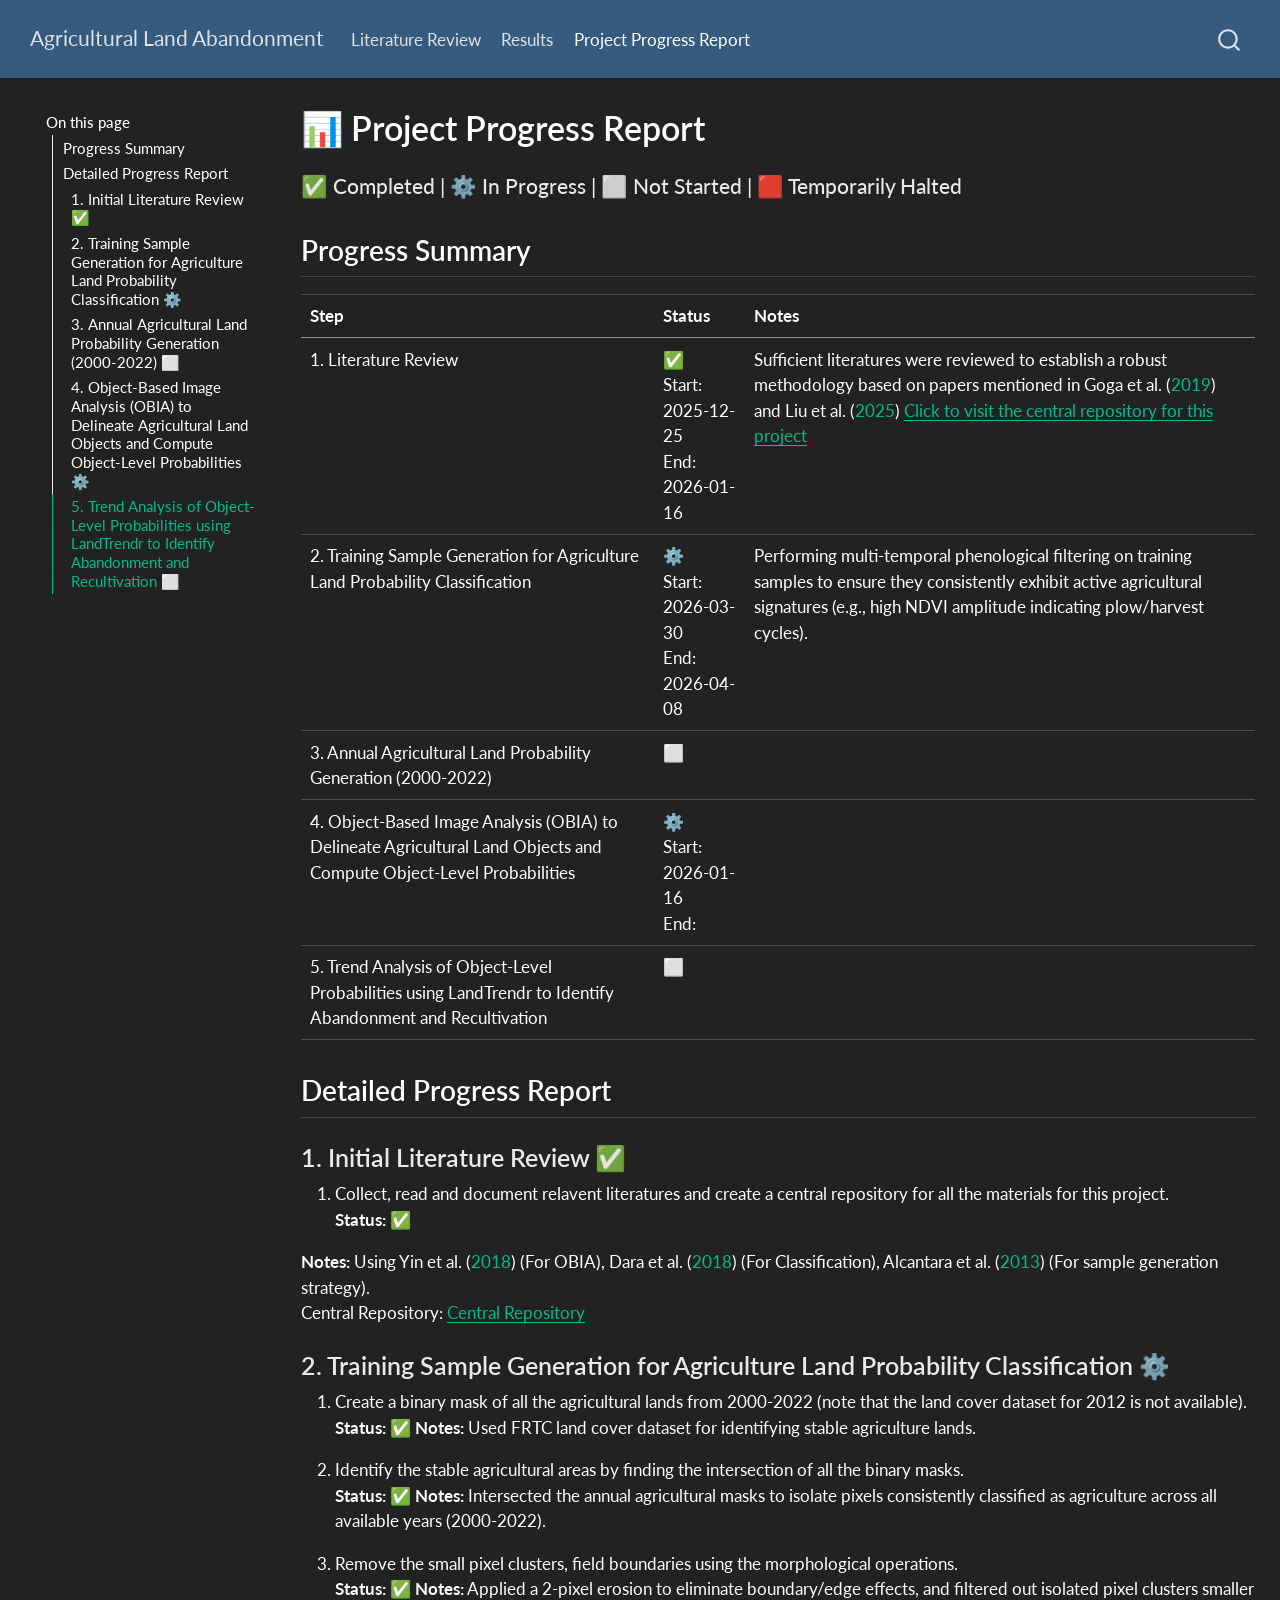
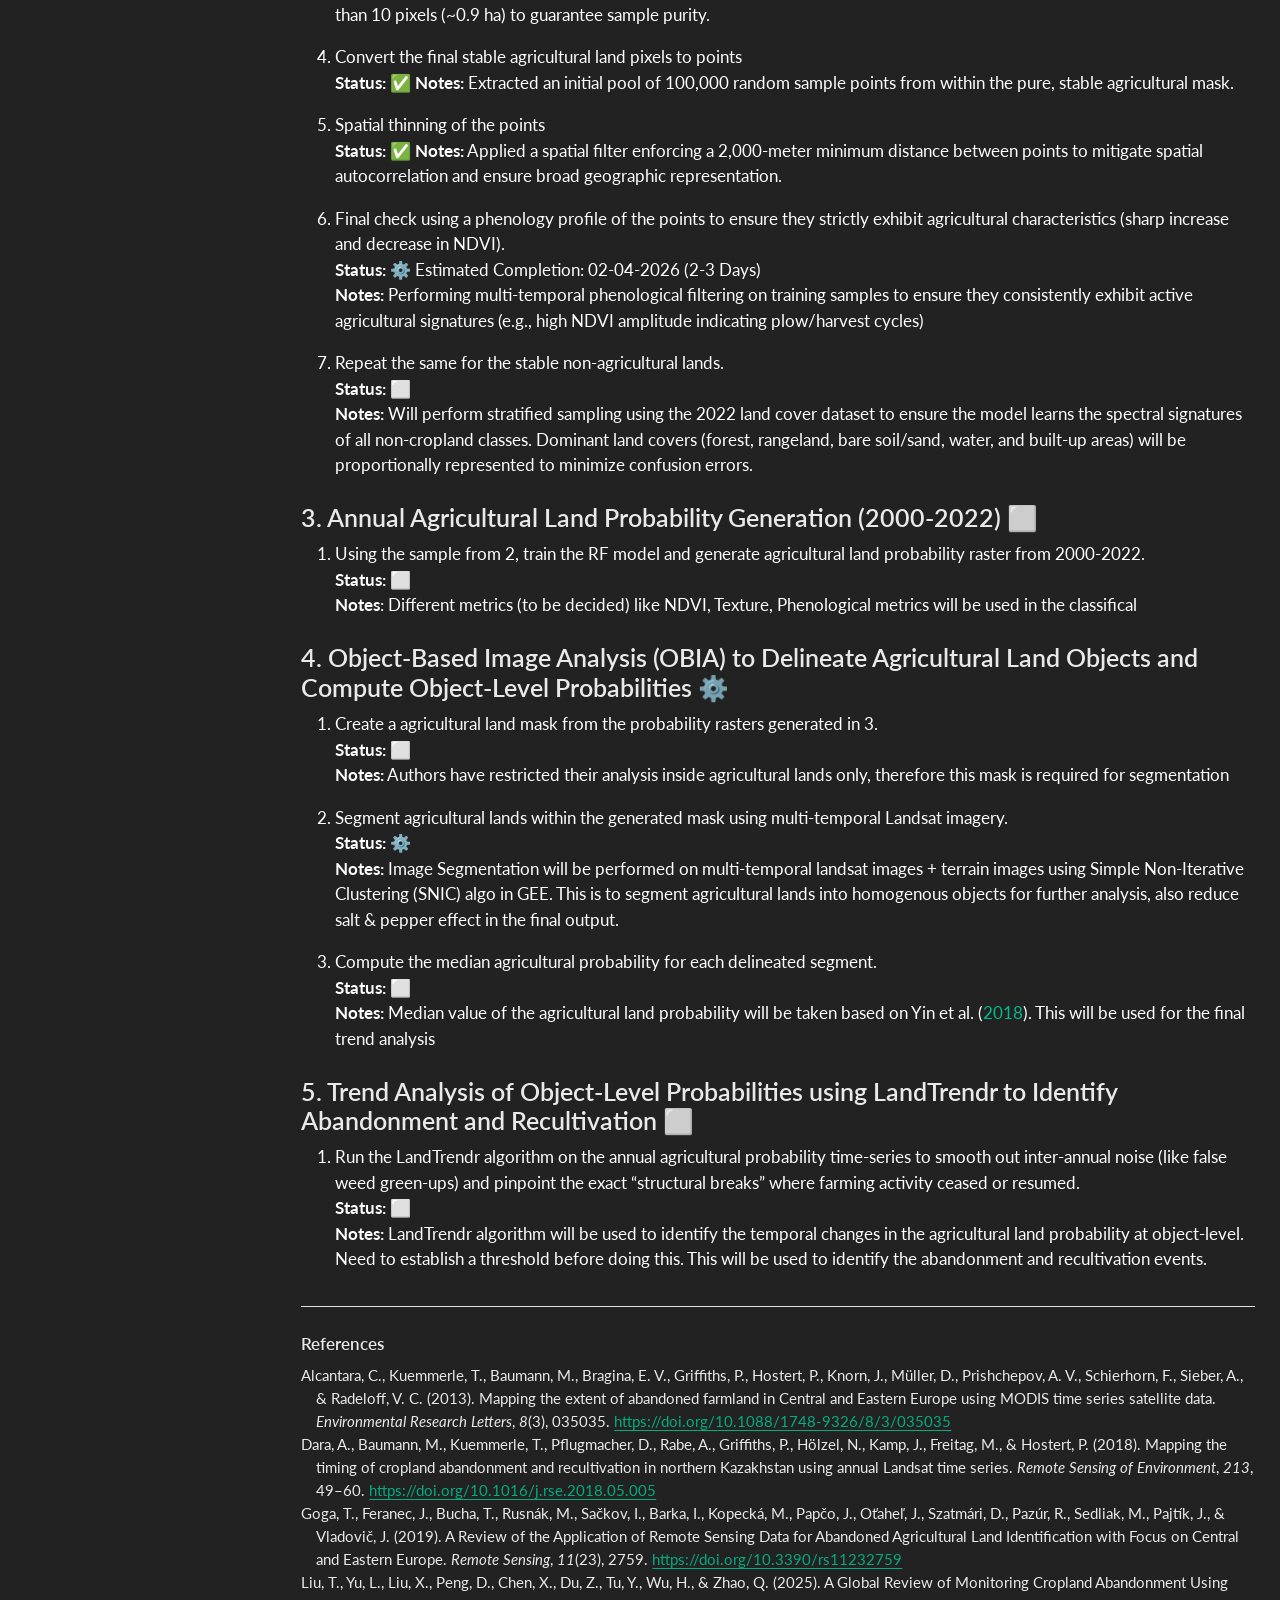
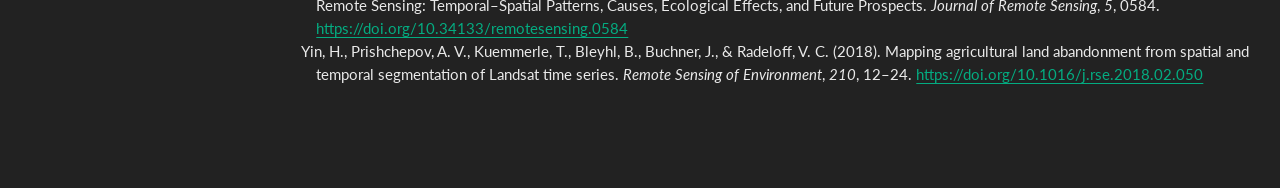
<file: docs/project_progress.html>
<!DOCTYPE html>
<html xmlns="http://www.w3.org/1999/xhtml" lang="en" xml:lang="en"><head>

<meta charset="utf-8">
<meta name="generator" content="quarto-1.9.36">

<meta name="viewport" content="width=device-width, initial-scale=1.0, user-scalable=yes">


<title>📊 Project Progress Report – Agricultural Land Abandonment</title>
<style>
/* Default styles provided by pandoc.
** See https://pandoc.org/MANUAL.html#variables-for-html for config info.
*/
code{white-space: pre-wrap;}
span.smallcaps{font-variant: small-caps;}
div.columns{display: flex; gap: min(4vw, 1.5em);}
div.column{flex: auto; overflow-x: auto;}
div.hanging-indent{margin-left: 1.5em; text-indent: -1.5em;}
ul.task-list{list-style: none;}
ul.task-list li input[type="checkbox"] {
  width: 0.8em;
  margin: 0 0.8em 0.2em -1em; /* quarto-specific, see https://github.com/quarto-dev/quarto-cli/issues/4556 */ 
  vertical-align: middle;
}
/* CSS for citations */
div.csl-bib-body { }
div.csl-entry {
  clear: both;
  margin-bottom: 0em;
}
.hanging-indent div.csl-entry {
  margin-left:2em;
  text-indent:-2em;
}
div.csl-left-margin {
  min-width:2em;
  float:left;
}
div.csl-right-inline {
  margin-left:2em;
  padding-left:1em;
}
div.csl-indent {
  margin-left: 2em;
}</style>


<script src="site_libs/quarto-nav/quarto-nav.js"></script>
<script src="site_libs/quarto-nav/headroom.min.js"></script>
<script src="site_libs/clipboard/clipboard.min.js"></script>
<script src="site_libs/quarto-search/autocomplete.umd.js"></script>
<script src="site_libs/quarto-search/fuse.min.js"></script>
<script src="site_libs/quarto-search/quarto-search.js"></script>
<meta name="quarto:offset" content="./">
<script src="site_libs/quarto-html/quarto.js" type="module"></script>
<script src="site_libs/quarto-html/tabsets/tabsets.js" type="module"></script>
<script src="site_libs/quarto-html/popper.min.js"></script>
<script src="site_libs/quarto-html/tippy.umd.min.js"></script>
<script src="site_libs/quarto-html/anchor.min.js"></script>
<link href="site_libs/quarto-html/tippy.css" rel="stylesheet">
<link href="site_libs/quarto-html/quarto-syntax-highlighting-dark-f418161beb48e0141c760e455f12af2c.css" rel="stylesheet" id="quarto-text-highlighting-styles">
<script src="site_libs/bootstrap/bootstrap.min.js"></script>
<link href="site_libs/bootstrap/bootstrap-icons.css" rel="stylesheet">
<link href="site_libs/bootstrap/bootstrap-00feface57a40fb7a06c8694f9a70c45.min.css" rel="stylesheet" append-hash="true" id="quarto-bootstrap" data-mode="dark">
<script id="quarto-search-options" type="application/json">{
  "location": "navbar",
  "copy-button": false,
  "collapse-after": 3,
  "panel-placement": "end",
  "type": "overlay",
  "limit": 50,
  "keyboard-shortcut": [
    "f",
    "/",
    "s"
  ],
  "show-item-context": false,
  "language": {
    "search-no-results-text": "No results",
    "search-matching-documents-text": "matching documents",
    "search-copy-link-title": "Copy link to search",
    "search-hide-matches-text": "Hide additional matches",
    "search-more-match-text": "more match in this document",
    "search-more-matches-text": "more matches in this document",
    "search-clear-button-title": "Clear",
    "search-text-placeholder": "",
    "search-detached-cancel-button-title": "Cancel",
    "search-submit-button-title": "Submit",
    "search-label": "Search"
  }
}</script>


<link rel="stylesheet" href="style.css">
</head>

<body class="floating nav-fixed quarto-light">

<div id="quarto-search-results"></div>
  <header id="quarto-header" class="headroom fixed-top">
    <nav class="navbar navbar-expand-lg " data-bs-theme="dark">
      <div class="navbar-container container-fluid">
      <div class="navbar-brand-container mx-auto">
    <a class="navbar-brand" href="./index.html">
    <span class="navbar-title">Agricultural Land Abandonment</span>
    </a>
  </div>
            <div id="quarto-search" class="" title="Search"></div>
          <button class="navbar-toggler" type="button" data-bs-toggle="collapse" data-bs-target="#navbarCollapse" aria-controls="navbarCollapse" role="menu" aria-expanded="false" aria-label="Toggle navigation" onclick="if (window.quartoToggleHeadroom) { window.quartoToggleHeadroom(); }">
  <span class="navbar-toggler-icon"></span>
</button>
          <div class="collapse navbar-collapse" id="navbarCollapse">
            <ul class="navbar-nav navbar-nav-scroll me-auto">
  <li class="nav-item">
    <a class="nav-link" href="./index.html"> 
<span class="menu-text">Literature Review</span></a>
  </li>  
  <li class="nav-item">
    <a class="nav-link" href="./analysis.html"> 
<span class="menu-text">Results</span></a>
  </li>  
  <li class="nav-item">
    <a class="nav-link active" href="./project_progress.html" aria-current="page"> 
<span class="menu-text">Project Progress Report</span></a>
  </li>  
</ul>
          </div> <!-- /navcollapse -->
            <div class="quarto-navbar-tools">
</div>
      </div> <!-- /container-fluid -->
    </nav>
</header>
<!-- content -->
<div id="quarto-content" class="quarto-container page-columns page-rows-contents page-layout-full page-navbar">
<!-- sidebar -->
  <nav id="quarto-sidebar" class="sidebar collapse collapse-horizontal quarto-sidebar-collapse-item sidebar-navigation floating overflow-auto">
    <nav id="TOC" role="doc-toc" class="toc-active">
    <h2 id="toc-title">On this page</h2>
   
  <ul>
  <li><a href="#progress-summary" id="toc-progress-summary" class="nav-link active" data-scroll-target="#progress-summary">Progress Summary</a></li>
  <li><a href="#detailed-progress-report" id="toc-detailed-progress-report" class="nav-link" data-scroll-target="#detailed-progress-report">Detailed Progress Report</a>
  <ul class="collapse">
  <li><a href="#initial-literature-review" id="toc-initial-literature-review" class="nav-link" data-scroll-target="#initial-literature-review">1. Initial Literature Review ✅</a></li>
  <li><a href="#training-sample-generation-for-agriculture-land-probability-classification" id="toc-training-sample-generation-for-agriculture-land-probability-classification" class="nav-link" data-scroll-target="#training-sample-generation-for-agriculture-land-probability-classification">2. Training Sample Generation for Agriculture Land Probability Classification ⚙️</a></li>
  <li><a href="#annual-agricultural-land-probability-generation-2000-2022" id="toc-annual-agricultural-land-probability-generation-2000-2022" class="nav-link" data-scroll-target="#annual-agricultural-land-probability-generation-2000-2022">3. Annual Agricultural Land Probability Generation (2000-2022) ⬜</a></li>
  <li><a href="#object-based-image-analysis-obia-to-delineate-agricultural-land-objects-and-compute-object-level-probabilities" id="toc-object-based-image-analysis-obia-to-delineate-agricultural-land-objects-and-compute-object-level-probabilities" class="nav-link" data-scroll-target="#object-based-image-analysis-obia-to-delineate-agricultural-land-objects-and-compute-object-level-probabilities">4. Object-Based Image Analysis (OBIA) to Delineate Agricultural Land Objects and Compute Object-Level Probabilities ⚙️</a></li>
  <li><a href="#trend-analysis-of-object-level-probabilities-using-landtrendr-to-identify-abandonment-and-recultivation" id="toc-trend-analysis-of-object-level-probabilities-using-landtrendr-to-identify-abandonment-and-recultivation" class="nav-link" data-scroll-target="#trend-analysis-of-object-level-probabilities-using-landtrendr-to-identify-abandonment-and-recultivation">5. Trend Analysis of Object-Level Probabilities using LandTrendr to Identify Abandonment and Recultivation ⬜</a></li>
  </ul></li>
  </ul>
</nav>
</nav>
<div id="quarto-sidebar-glass" class="quarto-sidebar-collapse-item" data-bs-toggle="collapse" data-bs-target=".quarto-sidebar-collapse-item"></div>
<!-- margin-sidebar -->
    <div id="quarto-margin-sidebar" class="sidebar margin-sidebar zindex-bottom">
    </div>
<!-- main -->
<main class="content column-page-right" id="quarto-document-content">

<header id="title-block-header" class="quarto-title-block default">
<div class="quarto-title">
<h1 class="title">📊 Project Progress Report</h1>
</div>



<div class="quarto-title-meta column-page-right">

    
  
    
  </div>
  


</header>


<section id="completed-in-progress-not-started-temporarily-halted" class="level4">
<h4 class="anchored" data-anchor-id="completed-in-progress-not-started-temporarily-halted">✅ Completed | ⚙️ In Progress | ⬜ Not Started | 🟥 Temporarily Halted</h4>
</section>
<section id="progress-summary" class="level2">
<h2 class="anchored" data-anchor-id="progress-summary">Progress Summary</h2>
<table class="caption-top table">
<thead>
<tr class="header">
<th>Step</th>
<th>Status</th>
<th>Notes</th>
</tr>
</thead>
<tbody>
<tr class="odd">
<td>1. Literature Review</td>
<td>✅<br> Start: 2025-12-25<br> End: 2026-01-16</td>
<td>Sufficient literatures were reviewed to establish a robust methodology based on papers mentioned in <span class="citation" data-cites="gogaReviewApplicationRemote2019">Goga et al. (<a href="#ref-gogaReviewApplicationRemote2019" role="doc-biblioref">2019</a>)</span> and <span class="citation" data-cites="liuGlobalReviewMonitoring2025a">Liu et al. (<a href="#ref-liuGlobalReviewMonitoring2025a" role="doc-biblioref">2025</a>)</span> <a href="https://github.com/Proghead231/agricultural-land-abandonment-nepal">Click to visit the central repository for this project</a></td>
</tr>
<tr class="even">
<td>2. Training Sample Generation for Agriculture Land Probability Classification</td>
<td>⚙️<br> Start: 2026-03-30<br>End: 2026-04-08</td>
<td>Performing multi-temporal phenological filtering on training samples to ensure they consistently exhibit active agricultural signatures (e.g., high NDVI amplitude indicating plow/harvest cycles).</td>
</tr>
<tr class="odd">
<td>3. Annual Agricultural Land Probability Generation (2000-2022)</td>
<td>⬜</td>
<td></td>
</tr>
<tr class="even">
<td>4. Object-Based Image Analysis (OBIA) to Delineate Agricultural Land Objects and Compute Object-Level Probabilities</td>
<td>⚙️<br> Start: 2026-01-16<br>End:</td>
<td></td>
</tr>
<tr class="odd">
<td>5. Trend Analysis of Object-Level Probabilities using LandTrendr to Identify Abandonment and Recultivation</td>
<td>⬜</td>
<td></td>
</tr>
</tbody>
</table>
</section>
<section id="detailed-progress-report" class="level2">
<h2 class="anchored" data-anchor-id="detailed-progress-report">Detailed Progress Report</h2>
<section id="initial-literature-review" class="level3">
<h3 class="anchored" data-anchor-id="initial-literature-review">1. Initial Literature Review ✅</h3>
<ol type="1">
<li>Collect, read and document relavent literatures and create a central repository for all the materials for this project.<br>
<strong>Status:</strong> ✅</li>
</ol>
<p><strong>Notes:</strong> Using <span class="citation" data-cites="yinMappingAgriculturalLand2018">Yin et al. (<a href="#ref-yinMappingAgriculturalLand2018" role="doc-biblioref">2018</a>)</span> (For OBIA), <span class="citation" data-cites="daraMappingTimingCropland2018">Dara et al. (<a href="#ref-daraMappingTimingCropland2018" role="doc-biblioref">2018</a>)</span> (For Classification), <span class="citation" data-cites="alcantaraMappingExtentAbandoned2013">Alcantara et al. (<a href="#ref-alcantaraMappingExtentAbandoned2013" role="doc-biblioref">2013</a>)</span> (For sample generation strategy).<br> Central Repository: <a href="https://github.com/Proghead231/agricultural-land-abandonment-nepal">Central Repository</a></p>
</section>
<section id="training-sample-generation-for-agriculture-land-probability-classification" class="level3">
<h3 class="anchored" data-anchor-id="training-sample-generation-for-agriculture-land-probability-classification">2. Training Sample Generation for Agriculture Land Probability Classification ⚙️</h3>
<ol type="1">
<li><p>Create a binary mask of all the agricultural lands from 2000-2022 (note that the land cover dataset for 2012 is not available).<br>
<strong>Status:</strong> ✅ <strong>Notes:</strong> Used FRTC land cover dataset for identifying stable agriculture lands.</p></li>
<li><p>Identify the stable agricultural areas by finding the intersection of all the binary masks.<br>
<strong>Status:</strong> ✅ <strong>Notes:</strong> Intersected the annual agricultural masks to isolate pixels consistently classified as agriculture across all available years (2000-2022).</p></li>
<li><p>Remove the small pixel clusters, field boundaries using the morphological operations.<br>
<strong>Status:</strong> ✅ <strong>Notes:</strong> Applied a 2-pixel erosion to eliminate boundary/edge effects, and filtered out isolated pixel clusters smaller than 10 pixels (~0.9 ha) to guarantee sample purity.</p></li>
<li><p>Convert the final stable agricultural land pixels to points<br>
<strong>Status:</strong> ✅ <strong>Notes:</strong> Extracted an initial pool of 100,000 random sample points from within the pure, stable agricultural mask.</p></li>
<li><p>Spatial thinning of the points<br>
<strong>Status:</strong> ✅ <strong>Notes:</strong> Applied a spatial filter enforcing a 2,000-meter minimum distance between points to mitigate spatial autocorrelation and ensure broad geographic representation.</p></li>
<li><p>Final check using a phenology profile of the points to ensure they strictly exhibit agricultural characteristics (sharp increase and decrease in NDVI).<br>
<strong>Status:</strong> ⚙️ Estimated Completion: 02-04-2026 (2-3 Days)<br>
<strong>Notes:</strong> Performing multi-temporal phenological filtering on training samples to ensure they consistently exhibit active agricultural signatures (e.g., high NDVI amplitude indicating plow/harvest cycles)</p></li>
<li><p>Repeat the same for the stable non-agricultural lands.<br>
<strong>Status:</strong> ⬜<br>
<strong>Notes:</strong> Will perform stratified sampling using the 2022 land cover dataset to ensure the model learns the spectral signatures of all non-cropland classes. Dominant land covers (forest, rangeland, bare soil/sand, water, and built-up areas) will be proportionally represented to minimize confusion errors.</p></li>
</ol>
</section>
<section id="annual-agricultural-land-probability-generation-2000-2022" class="level3">
<h3 class="anchored" data-anchor-id="annual-agricultural-land-probability-generation-2000-2022">3. Annual Agricultural Land Probability Generation (2000-2022) ⬜</h3>
<ol type="1">
<li>Using the sample from 2, train the RF model and generate agricultural land probability raster from 2000-2022.<br>
<strong>Status:</strong> ⬜<br>
<strong>Notes</strong>: Different metrics (to be decided) like NDVI, Texture, Phenological metrics will be used in the classifical</li>
</ol>
</section>
<section id="object-based-image-analysis-obia-to-delineate-agricultural-land-objects-and-compute-object-level-probabilities" class="level3">
<h3 class="anchored" data-anchor-id="object-based-image-analysis-obia-to-delineate-agricultural-land-objects-and-compute-object-level-probabilities">4. Object-Based Image Analysis (OBIA) to Delineate Agricultural Land Objects and Compute Object-Level Probabilities ⚙️</h3>
<ol type="1">
<li><p>Create a agricultural land mask from the probability rasters generated in 3.<br>
<strong>Status:</strong> ⬜<br>
<strong>Notes:</strong> Authors have restricted their analysis inside agricultural lands only, therefore this mask is required for segmentation</p></li>
<li><p>Segment agricultural lands within the generated mask using multi-temporal Landsat imagery.<br>
<strong>Status:</strong> ⚙️<br>
<strong>Notes:</strong> Image Segmentation will be performed on multi-temporal landsat images + terrain images using Simple Non-Iterative Clustering (SNIC) algo in GEE. This is to segment agricultural lands into homogenous objects for further analysis, also reduce salt &amp; pepper effect in the final output.</p></li>
<li><p>Compute the median agricultural probability for each delineated segment.<br>
<strong>Status:</strong> ⬜<br>
<strong>Notes:</strong> Median value of the agricultural land probability will be taken based on <span class="citation" data-cites="yinMappingAgriculturalLand2018">Yin et al. (<a href="#ref-yinMappingAgriculturalLand2018" role="doc-biblioref">2018</a>)</span>. This will be used for the final trend analysis</p></li>
</ol>
</section>
<section id="trend-analysis-of-object-level-probabilities-using-landtrendr-to-identify-abandonment-and-recultivation" class="level3">
<h3 class="anchored" data-anchor-id="trend-analysis-of-object-level-probabilities-using-landtrendr-to-identify-abandonment-and-recultivation">5. Trend Analysis of Object-Level Probabilities using LandTrendr to Identify Abandonment and Recultivation ⬜</h3>
<ol type="1">
<li>Run the LandTrendr algorithm on the annual agricultural probability time-series to smooth out inter-annual noise (like false weed green-ups) and pinpoint the exact “structural breaks” where farming activity ceased or resumed.<br>
<strong>Status:</strong> ⬜<br>
<strong>Notes:</strong> LandTrendr algorithm will be used to identify the temporal changes in the agricultural land probability at object-level. Need to establish a threshold before doing this. This will be used to identify the abandonment and recultivation events.</li>
</ol>



</section>
</section>

<div id="quarto-appendix" class="default"><section class="quarto-appendix-contents" role="doc-bibliography" id="quarto-bibliography"><h2 class="anchored quarto-appendix-heading">References</h2><div id="refs" class="references csl-bib-body hanging-indent" data-entry-spacing="0" data-line-spacing="2" role="list">
<div id="ref-alcantaraMappingExtentAbandoned2013" class="csl-entry" role="listitem">
Alcantara, C., Kuemmerle, T., Baumann, M., Bragina, E. V., Griffiths, P., Hostert, P., Knorn, J., Müller, D., Prishchepov, A. V., Schierhorn, F., Sieber, A., &amp; Radeloff, V. C. (2013). Mapping the extent of abandoned farmland in Central and Eastern Europe using MODIS time series satellite data. <em>Environmental Research Letters</em>, <em>8</em>(3), 035035. <a href="https://doi.org/10.1088/1748-9326/8/3/035035">https://doi.org/10.1088/1748-9326/8/3/035035</a>
</div>
<div id="ref-daraMappingTimingCropland2018" class="csl-entry" role="listitem">
Dara, A., Baumann, M., Kuemmerle, T., Pflugmacher, D., Rabe, A., Griffiths, P., Hölzel, N., Kamp, J., Freitag, M., &amp; Hostert, P. (2018). Mapping the timing of cropland abandonment and recultivation in northern Kazakhstan using annual Landsat time series. <em>Remote Sensing of Environment</em>, <em>213</em>, 49–60. <a href="https://doi.org/10.1016/j.rse.2018.05.005">https://doi.org/10.1016/j.rse.2018.05.005</a>
</div>
<div id="ref-gogaReviewApplicationRemote2019" class="csl-entry" role="listitem">
Goga, T., Feranec, J., Bucha, T., Rusnák, M., Sačkov, I., Barka, I., Kopecká, M., Papčo, J., Oťaheľ, J., Szatmári, D., Pazúr, R., Sedliak, M., Pajtík, J., &amp; Vladovič, J. (2019). A Review of the Application of Remote Sensing Data for Abandoned Agricultural Land Identification with Focus on Central and Eastern Europe. <em>Remote Sensing</em>, <em>11</em>(23), 2759. <a href="https://doi.org/10.3390/rs11232759">https://doi.org/10.3390/rs11232759</a>
</div>
<div id="ref-liuGlobalReviewMonitoring2025a" class="csl-entry" role="listitem">
Liu, T., Yu, L., Liu, X., Peng, D., Chen, X., Du, Z., Tu, Y., Wu, H., &amp; Zhao, Q. (2025). A Global Review of Monitoring Cropland Abandonment Using Remote Sensing: Temporal–Spatial Patterns, Causes, Ecological Effects, and Future Prospects. <em>Journal of Remote Sensing</em>, <em>5</em>, 0584. <a href="https://doi.org/10.34133/remotesensing.0584">https://doi.org/10.34133/remotesensing.0584</a>
</div>
<div id="ref-yinMappingAgriculturalLand2018" class="csl-entry" role="listitem">
Yin, H., Prishchepov, A. V., Kuemmerle, T., Bleyhl, B., Buchner, J., &amp; Radeloff, V. C. (2018). Mapping agricultural land abandonment from spatial and temporal segmentation of Landsat time series. <em>Remote Sensing of Environment</em>, <em>210</em>, 12–24. <a href="https://doi.org/10.1016/j.rse.2018.02.050">https://doi.org/10.1016/j.rse.2018.02.050</a>
</div>
</div></section></div></main> <!-- /main -->
<script id="quarto-html-after-body" type="application/javascript">
  window.document.addEventListener("DOMContentLoaded", function (event) {
    const icon = "";
    const anchorJS = new window.AnchorJS();
    anchorJS.options = {
      placement: 'right',
      icon: icon
    };
    anchorJS.add('.anchored');
    const isCodeAnnotation = (el) => {
      for (const clz of el.classList) {
        if (clz.startsWith('code-annotation-')) {                     
          return true;
        }
      }
      return false;
    }
    const onCopySuccess = function(e) {
      // button target
      const button = e.trigger;
      // don't keep focus
      button.blur();
      // flash "checked"
      button.classList.add('code-copy-button-checked');
      var currentTitle = button.getAttribute("title");
      button.setAttribute("title", "Copied!");
      let tooltip;
      if (window.bootstrap) {
        button.setAttribute("data-bs-toggle", "tooltip");
        button.setAttribute("data-bs-placement", "left");
        button.setAttribute("data-bs-title", "Copied!");
        tooltip = new bootstrap.Tooltip(button, 
          { trigger: "manual", 
            customClass: "code-copy-button-tooltip",
            offset: [0, -8]});
        tooltip.show();    
      }
      setTimeout(function() {
        if (tooltip) {
          tooltip.hide();
          button.removeAttribute("data-bs-title");
          button.removeAttribute("data-bs-toggle");
          button.removeAttribute("data-bs-placement");
        }
        button.setAttribute("title", currentTitle);
        button.classList.remove('code-copy-button-checked');
      }, 1000);
      // clear code selection
      e.clearSelection();
    }
    const getTextToCopy = function(trigger) {
      const outerScaffold = trigger.parentElement.cloneNode(true);
      const codeEl = outerScaffold.querySelector('code');
      for (const childEl of codeEl.children) {
        if (isCodeAnnotation(childEl)) {
          childEl.remove();
        }
      }
      return codeEl.innerText;
    }
    const clipboard = new window.ClipboardJS('.code-copy-button:not([data-in-quarto-modal])', {
      text: getTextToCopy
    });
    clipboard.on('success', onCopySuccess);
    if (window.document.getElementById('quarto-embedded-source-code-modal')) {
      const clipboardModal = new window.ClipboardJS('.code-copy-button[data-in-quarto-modal]', {
        text: getTextToCopy,
        container: window.document.getElementById('quarto-embedded-source-code-modal')
      });
      clipboardModal.on('success', onCopySuccess);
    }
      var localhostRegex = new RegExp(/^(?:http|https):\/\/localhost\:?[0-9]*\//);
      var mailtoRegex = new RegExp(/^mailto:/);
        var filterRegex = new RegExp('/' + window.location.host + '/');
      var isInternal = (href) => {
          return filterRegex.test(href) || localhostRegex.test(href) || mailtoRegex.test(href);
      }
      // Inspect non-navigation links and adorn them if external
     var links = window.document.querySelectorAll('a[href]:not(.nav-link):not(.navbar-brand):not(.toc-action):not(.sidebar-link):not(.sidebar-item-toggle):not(.pagination-link):not(.no-external):not([aria-hidden]):not(.dropdown-item):not(.quarto-navigation-tool):not(.about-link)');
      for (var i=0; i<links.length; i++) {
        const link = links[i];
        if (!isInternal(link.href)) {
          // undo the damage that might have been done by quarto-nav.js in the case of
          // links that we want to consider external
          if (link.dataset.originalHref !== undefined) {
            link.href = link.dataset.originalHref;
          }
        }
      }
    function tippyHover(el, contentFn, onTriggerFn, onUntriggerFn) {
      const config = {
        allowHTML: true,
        maxWidth: 500,
        delay: 100,
        arrow: false,
        appendTo: function(el) {
            return el.parentElement;
        },
        interactive: true,
        interactiveBorder: 10,
        theme: 'quarto',
        placement: 'bottom-start',
      };
      if (contentFn) {
        config.content = contentFn;
      }
      if (onTriggerFn) {
        config.onTrigger = onTriggerFn;
      }
      if (onUntriggerFn) {
        config.onUntrigger = onUntriggerFn;
      }
      window.tippy(el, config); 
    }
    const noterefs = window.document.querySelectorAll('a[role="doc-noteref"]');
    for (var i=0; i<noterefs.length; i++) {
      const ref = noterefs[i];
      tippyHover(ref, function() {
        // use id or data attribute instead here
        let href = ref.getAttribute('data-footnote-href') || ref.getAttribute('href');
        try { href = new URL(href).hash; } catch {}
        const id = href.replace(/^#\/?/, "");
        const note = window.document.getElementById(id);
        if (note) {
          return note.innerHTML;
        } else {
          return "";
        }
      });
    }
    const xrefs = window.document.querySelectorAll('a.quarto-xref');
    const processXRef = (id, note) => {
      // Strip column container classes
      const stripColumnClz = (el) => {
        el.classList.remove("page-full", "page-columns");
        if (el.children) {
          for (const child of el.children) {
            stripColumnClz(child);
          }
        }
      }
      stripColumnClz(note)
      if (id === null || id.startsWith('sec-')) {
        // Special case sections, only their first couple elements
        const container = document.createElement("div");
        if (note.children && note.children.length > 2) {
          container.appendChild(note.children[0].cloneNode(true));
          for (let i = 1; i < note.children.length; i++) {
            const child = note.children[i];
            if (child.tagName === "P" && child.innerText === "") {
              continue;
            } else {
              container.appendChild(child.cloneNode(true));
              break;
            }
          }
          if (window.Quarto?.typesetMath) {
            window.Quarto.typesetMath(container);
          }
          return container.innerHTML
        } else {
          if (window.Quarto?.typesetMath) {
            window.Quarto.typesetMath(note);
          }
          return note.innerHTML;
        }
      } else {
        // Remove any anchor links if they are present
        const anchorLink = note.querySelector('a.anchorjs-link');
        if (anchorLink) {
          anchorLink.remove();
        }
        if (window.Quarto?.typesetMath) {
          window.Quarto.typesetMath(note);
        }
        if (note.classList.contains("callout")) {
          return note.outerHTML;
        } else {
          return note.innerHTML;
        }
      }
    }
    for (var i=0; i<xrefs.length; i++) {
      const xref = xrefs[i];
      tippyHover(xref, undefined, function(instance) {
        instance.disable();
        let url = xref.getAttribute('href');
        let hash = undefined; 
        if (url.startsWith('#')) {
          hash = url;
        } else {
          try { hash = new URL(url).hash; } catch {}
        }
        if (hash) {
          const id = hash.replace(/^#\/?/, "");
          const note = window.document.getElementById(id);
          if (note !== null) {
            try {
              const html = processXRef(id, note.cloneNode(true));
              instance.setContent(html);
            } finally {
              instance.enable();
              instance.show();
            }
          } else {
            // See if we can fetch this
            fetch(url.split('#')[0])
            .then(res => res.text())
            .then(html => {
              const parser = new DOMParser();
              const htmlDoc = parser.parseFromString(html, "text/html");
              const note = htmlDoc.getElementById(id);
              if (note !== null) {
                const html = processXRef(id, note);
                instance.setContent(html);
              } 
            }).finally(() => {
              instance.enable();
              instance.show();
            });
          }
        } else {
          // See if we can fetch a full url (with no hash to target)
          // This is a special case and we should probably do some content thinning / targeting
          fetch(url)
          .then(res => res.text())
          .then(html => {
            const parser = new DOMParser();
            const htmlDoc = parser.parseFromString(html, "text/html");
            const note = htmlDoc.querySelector('main.content');
            if (note !== null) {
              // This should only happen for chapter cross references
              // (since there is no id in the URL)
              // remove the first header
              if (note.children.length > 0 && note.children[0].tagName === "HEADER") {
                note.children[0].remove();
              }
              const html = processXRef(null, note);
              instance.setContent(html);
            } 
          }).finally(() => {
            instance.enable();
            instance.show();
          });
        }
      }, function(instance) {
      });
    }
        let selectedAnnoteEl;
        const selectorForAnnotation = ( cell, annotation) => {
          let cellAttr = 'data-code-cell="' + cell + '"';
          let lineAttr = 'data-code-annotation="' +  annotation + '"';
          const selector = 'span[' + cellAttr + '][' + lineAttr + ']';
          return selector;
        }
        const selectCodeLines = (annoteEl) => {
          const doc = window.document;
          const targetCell = annoteEl.getAttribute("data-target-cell");
          const targetAnnotation = annoteEl.getAttribute("data-target-annotation");
          const annoteSpan = window.document.querySelector(selectorForAnnotation(targetCell, targetAnnotation));
          const lines = annoteSpan.getAttribute("data-code-lines").split(",");
          const lineIds = lines.map((line) => {
            return targetCell + "-" + line;
          })
          let top = null;
          let height = null;
          let parent = null;
          if (lineIds.length > 0) {
              //compute the position of the single el (top and bottom and make a div)
              const el = window.document.getElementById(lineIds[0]);
              top = el.offsetTop;
              height = el.offsetHeight;
              parent = el.parentElement.parentElement;
            if (lineIds.length > 1) {
              const lastEl = window.document.getElementById(lineIds[lineIds.length - 1]);
              const bottom = lastEl.offsetTop + lastEl.offsetHeight;
              height = bottom - top;
            }
            if (top !== null && height !== null && parent !== null) {
              // cook up a div (if necessary) and position it 
              let div = window.document.getElementById("code-annotation-line-highlight");
              if (div === null) {
                div = window.document.createElement("div");
                div.setAttribute("id", "code-annotation-line-highlight");
                div.style.position = 'absolute';
                parent.appendChild(div);
              }
              div.style.top = top - 2 + "px";
              div.style.height = height + 4 + "px";
              div.style.left = 0;
              let gutterDiv = window.document.getElementById("code-annotation-line-highlight-gutter");
              if (gutterDiv === null) {
                gutterDiv = window.document.createElement("div");
                gutterDiv.setAttribute("id", "code-annotation-line-highlight-gutter");
                gutterDiv.style.position = 'absolute';
                const codeCell = window.document.getElementById(targetCell);
                const gutter = codeCell.querySelector('.code-annotation-gutter');
                gutter.appendChild(gutterDiv);
              }
              gutterDiv.style.top = top - 2 + "px";
              gutterDiv.style.height = height + 4 + "px";
            }
            selectedAnnoteEl = annoteEl;
          }
        };
        const unselectCodeLines = () => {
          const elementsIds = ["code-annotation-line-highlight", "code-annotation-line-highlight-gutter"];
          elementsIds.forEach((elId) => {
            const div = window.document.getElementById(elId);
            if (div) {
              div.remove();
            }
          });
          selectedAnnoteEl = undefined;
        };
          // Handle positioning of the toggle
      window.addEventListener(
        "resize",
        throttle(() => {
          elRect = undefined;
          if (selectedAnnoteEl) {
            selectCodeLines(selectedAnnoteEl);
          }
        }, 10)
      );
      function throttle(fn, ms) {
      let throttle = false;
      let timer;
        return (...args) => {
          if(!throttle) { // first call gets through
              fn.apply(this, args);
              throttle = true;
          } else { // all the others get throttled
              if(timer) clearTimeout(timer); // cancel #2
              timer = setTimeout(() => {
                fn.apply(this, args);
                timer = throttle = false;
              }, ms);
          }
        };
      }
        // Attach click handler to the DT
        const annoteDls = window.document.querySelectorAll('dt[data-target-cell]');
        for (const annoteDlNode of annoteDls) {
          annoteDlNode.addEventListener('click', (event) => {
            const clickedEl = event.target;
            if (clickedEl !== selectedAnnoteEl) {
              unselectCodeLines();
              const activeEl = window.document.querySelector('dt[data-target-cell].code-annotation-active');
              if (activeEl) {
                activeEl.classList.remove('code-annotation-active');
              }
              selectCodeLines(clickedEl);
              clickedEl.classList.add('code-annotation-active');
            } else {
              // Unselect the line
              unselectCodeLines();
              clickedEl.classList.remove('code-annotation-active');
            }
          });
        }
    const findCites = (el) => {
      const parentEl = el.parentElement;
      if (parentEl) {
        const cites = parentEl.dataset.cites;
        if (cites) {
          return {
            el,
            cites: cites.split(' ')
          };
        } else {
          return findCites(el.parentElement)
        }
      } else {
        return undefined;
      }
    };
    var bibliorefs = window.document.querySelectorAll('a[role="doc-biblioref"]');
    for (var i=0; i<bibliorefs.length; i++) {
      const ref = bibliorefs[i];
      const citeInfo = findCites(ref);
      if (citeInfo) {
        tippyHover(citeInfo.el, function() {
          var popup = window.document.createElement('div');
          citeInfo.cites.forEach(function(cite) {
            var citeDiv = window.document.createElement('div');
            citeDiv.classList.add('hanging-indent');
            citeDiv.classList.add('csl-entry');
            var biblioDiv = window.document.getElementById('ref-' + cite);
            if (biblioDiv) {
              citeDiv.innerHTML = biblioDiv.innerHTML;
            }
            popup.appendChild(citeDiv);
          });
          return popup.innerHTML;
        });
      }
    }
  });
  </script>
</div> <!-- /content -->




</body></html>
</file>
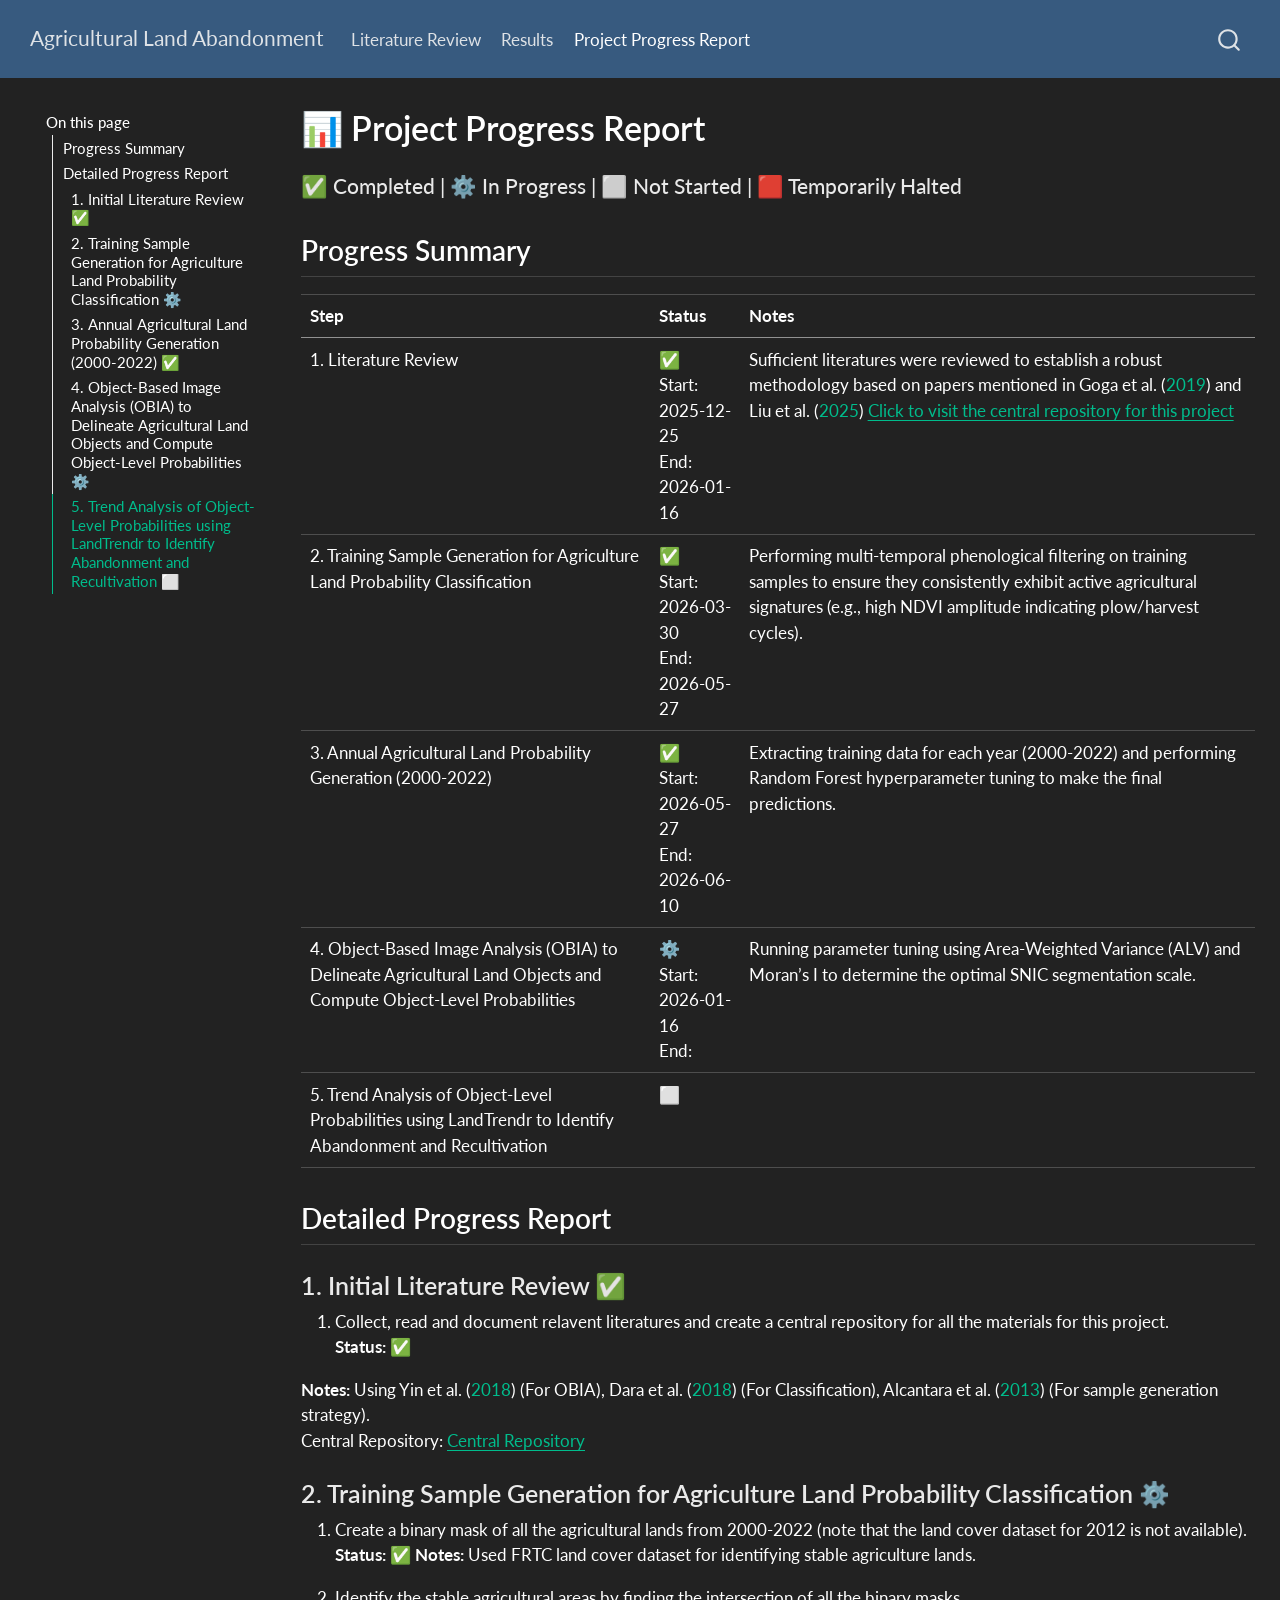
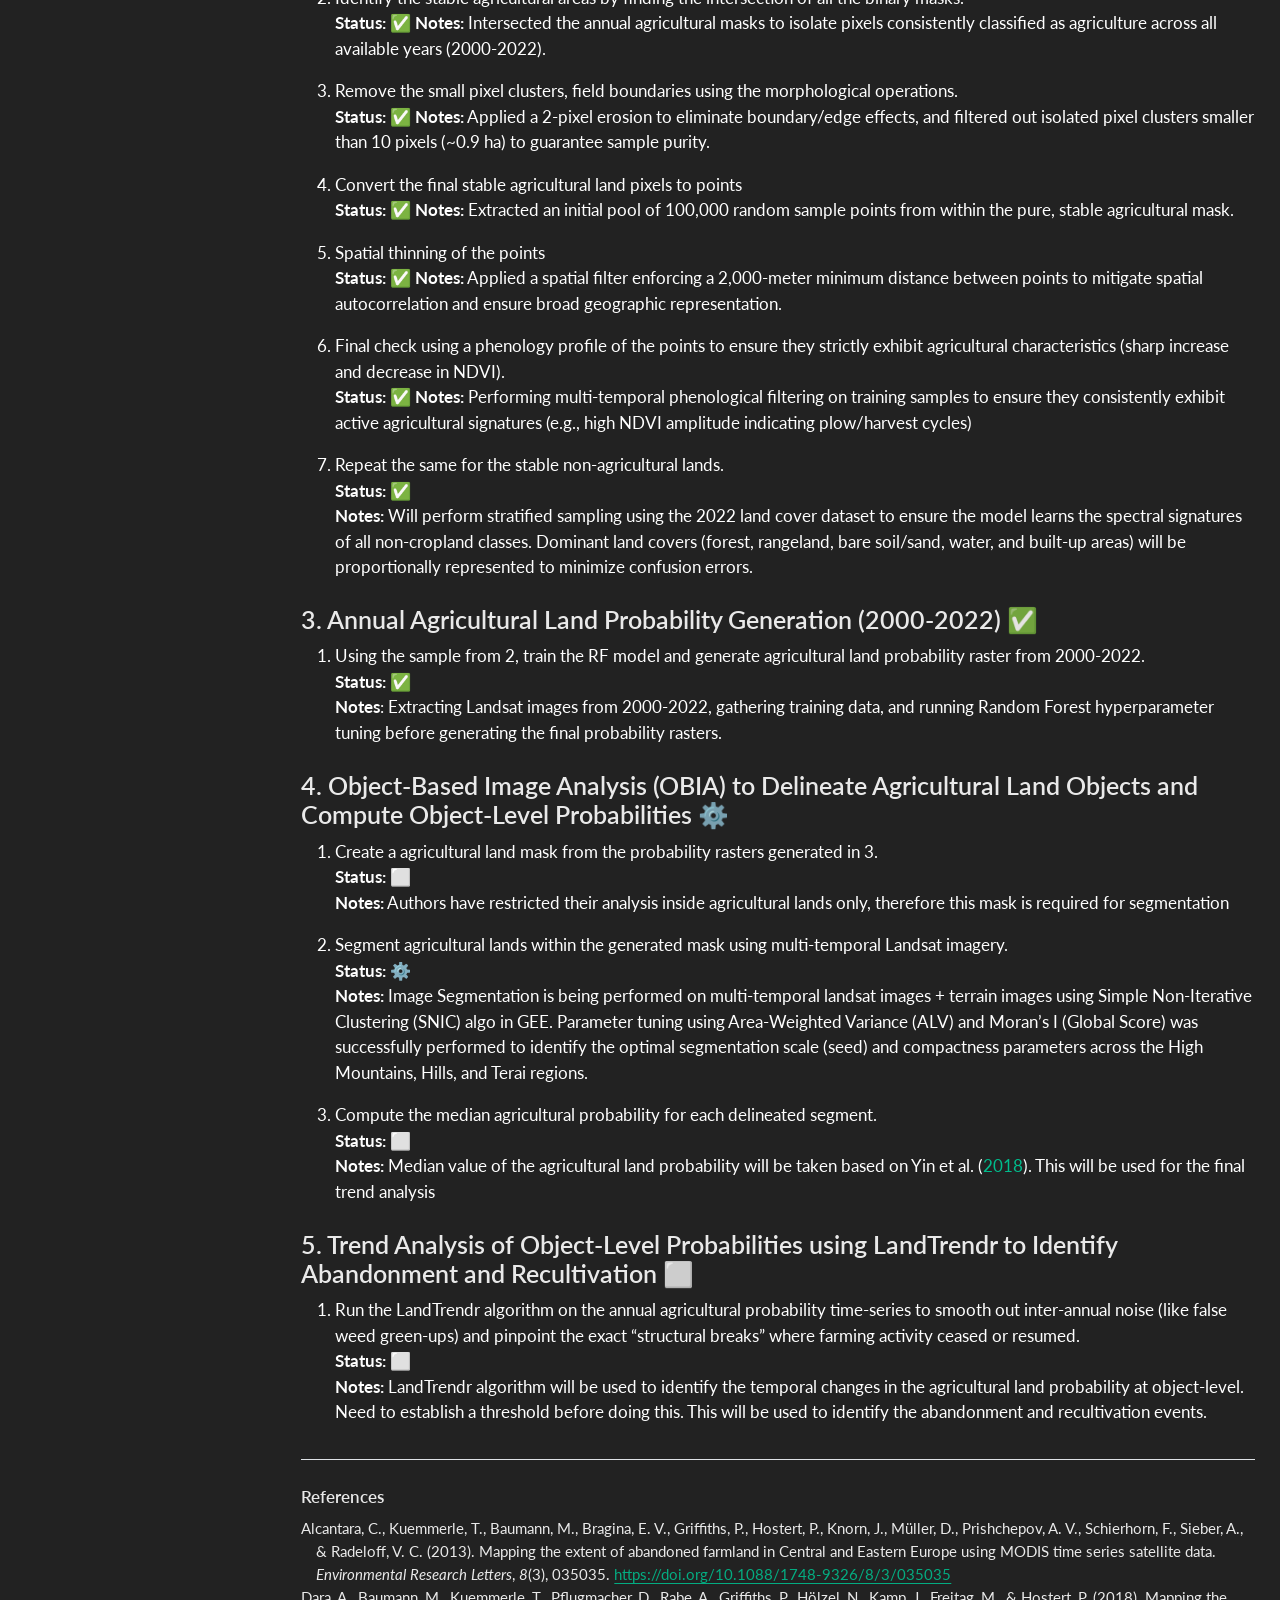
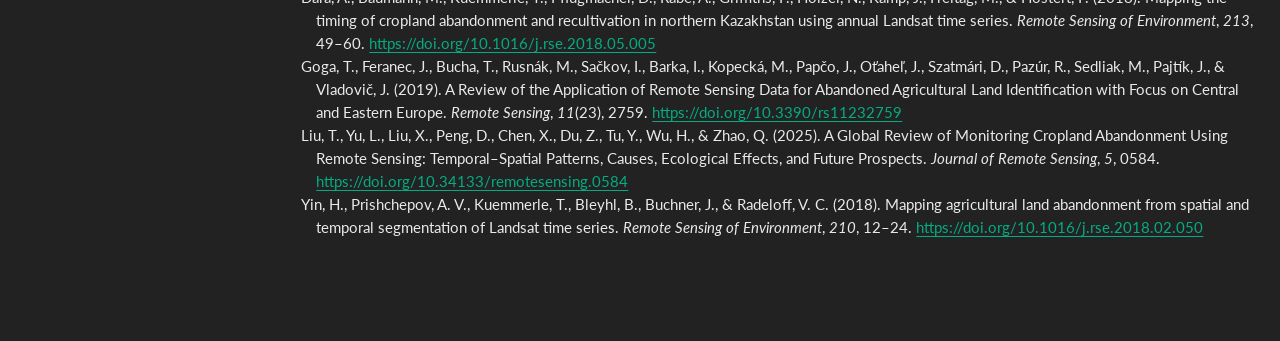
<file: docs/project_progress2.html>
<!DOCTYPE html>
<html xmlns="http://www.w3.org/1999/xhtml" lang="en" xml:lang="en"><head>

<meta charset="utf-8">
<meta name="generator" content="quarto-1.8.26">

<meta name="viewport" content="width=device-width, initial-scale=1.0, user-scalable=yes">


<title>📊 Project Progress Report – Agricultural Land Abandonment</title>
<style>
code{white-space: pre-wrap;}
span.smallcaps{font-variant: small-caps;}
div.columns{display: flex; gap: min(4vw, 1.5em);}
div.column{flex: auto; overflow-x: auto;}
div.hanging-indent{margin-left: 1.5em; text-indent: -1.5em;}
ul.task-list{list-style: none;}
ul.task-list li input[type="checkbox"] {
  width: 0.8em;
  margin: 0 0.8em 0.2em -1em; /* quarto-specific, see https://github.com/quarto-dev/quarto-cli/issues/4556 */ 
  vertical-align: middle;
}
/* CSS for citations */
div.csl-bib-body { }
div.csl-entry {
  clear: both;
  margin-bottom: 0em;
}
.hanging-indent div.csl-entry {
  margin-left:2em;
  text-indent:-2em;
}
div.csl-left-margin {
  min-width:2em;
  float:left;
}
div.csl-right-inline {
  margin-left:2em;
  padding-left:1em;
}
div.csl-indent {
  margin-left: 2em;
}</style>


<script src="site_libs/quarto-nav/quarto-nav.js"></script>
<script src="site_libs/quarto-nav/headroom.min.js"></script>
<script src="site_libs/clipboard/clipboard.min.js"></script>
<script src="site_libs/quarto-search/autocomplete.umd.js"></script>
<script src="site_libs/quarto-search/fuse.min.js"></script>
<script src="site_libs/quarto-search/quarto-search.js"></script>
<meta name="quarto:offset" content="./">
<script src="site_libs/quarto-html/quarto.js" type="module"></script>
<script src="site_libs/quarto-html/tabsets/tabsets.js" type="module"></script>
<script src="site_libs/quarto-html/axe/axe-check.js" type="module"></script>
<script src="site_libs/quarto-html/popper.min.js"></script>
<script src="site_libs/quarto-html/tippy.umd.min.js"></script>
<script src="site_libs/quarto-html/anchor.min.js"></script>
<link href="site_libs/quarto-html/tippy.css" rel="stylesheet">
<link href="site_libs/quarto-html/quarto-syntax-highlighting-dark-b758ccaa5987ceb1b75504551e579abf.css" rel="stylesheet" id="quarto-text-highlighting-styles">
<script src="site_libs/bootstrap/bootstrap.min.js"></script>
<link href="site_libs/bootstrap/bootstrap-icons.css" rel="stylesheet">
<link href="site_libs/bootstrap/bootstrap-0774fc528949661fb60d8774007a227f.min.css" rel="stylesheet" append-hash="true" id="quarto-bootstrap" data-mode="dark">
<script id="quarto-search-options" type="application/json">{
  "location": "navbar",
  "copy-button": false,
  "collapse-after": 3,
  "panel-placement": "end",
  "type": "overlay",
  "limit": 50,
  "keyboard-shortcut": [
    "f",
    "/",
    "s"
  ],
  "show-item-context": false,
  "language": {
    "search-no-results-text": "No results",
    "search-matching-documents-text": "matching documents",
    "search-copy-link-title": "Copy link to search",
    "search-hide-matches-text": "Hide additional matches",
    "search-more-match-text": "more match in this document",
    "search-more-matches-text": "more matches in this document",
    "search-clear-button-title": "Clear",
    "search-text-placeholder": "",
    "search-detached-cancel-button-title": "Cancel",
    "search-submit-button-title": "Submit",
    "search-label": "Search"
  }
}</script>


<link rel="stylesheet" href="style.css">
</head>

<body class="floating nav-fixed quarto-light">

<div id="quarto-search-results"></div>
  <header id="quarto-header" class="headroom fixed-top">
    <nav class="navbar navbar-expand-lg " data-bs-theme="dark">
      <div class="navbar-container container-fluid">
      <div class="navbar-brand-container mx-auto">
    <a class="navbar-brand" href="./index.html">
    <span class="navbar-title">Agricultural Land Abandonment</span>
    </a>
  </div>
            <div id="quarto-search" class="" title="Search"></div>
          <button class="navbar-toggler" type="button" data-bs-toggle="collapse" data-bs-target="#navbarCollapse" aria-controls="navbarCollapse" role="menu" aria-expanded="false" aria-label="Toggle navigation" onclick="if (window.quartoToggleHeadroom) { window.quartoToggleHeadroom(); }">
  <span class="navbar-toggler-icon"></span>
</button>
          <div class="collapse navbar-collapse" id="navbarCollapse">
            <ul class="navbar-nav navbar-nav-scroll me-auto">
  <li class="nav-item">
    <a class="nav-link" href="./index.html"> 
<span class="menu-text">Literature Review</span></a>
  </li>  
  <li class="nav-item">
    <a class="nav-link" href="./analysis.html"> 
<span class="menu-text">Results</span></a>
  </li>  
  <li class="nav-item">
    <a class="nav-link active" href="./project_progress2.html" aria-current="page"> 
<span class="menu-text">Project Progress Report</span></a>
  </li>  
</ul>
          </div> <!-- /navcollapse -->
            <div class="quarto-navbar-tools">
</div>
      </div> <!-- /container-fluid -->
    </nav>
</header>
<!-- content -->
<div id="quarto-content" class="quarto-container page-columns page-rows-contents page-layout-full page-navbar">
<!-- sidebar -->
  <nav id="quarto-sidebar" class="sidebar collapse collapse-horizontal quarto-sidebar-collapse-item sidebar-navigation floating overflow-auto">
    <nav id="TOC" role="doc-toc" class="toc-active">
    <h2 id="toc-title">On this page</h2>
   
  <ul>
  <li><a href="#progress-summary" id="toc-progress-summary" class="nav-link active" data-scroll-target="#progress-summary">Progress Summary</a></li>
  <li><a href="#detailed-progress-report" id="toc-detailed-progress-report" class="nav-link" data-scroll-target="#detailed-progress-report">Detailed Progress Report</a>
  <ul class="collapse">
  <li><a href="#initial-literature-review" id="toc-initial-literature-review" class="nav-link" data-scroll-target="#initial-literature-review">1. Initial Literature Review ✅</a></li>
  <li><a href="#training-sample-generation-for-agriculture-land-probability-classification" id="toc-training-sample-generation-for-agriculture-land-probability-classification" class="nav-link" data-scroll-target="#training-sample-generation-for-agriculture-land-probability-classification">2. Training Sample Generation for Agriculture Land Probability Classification ⚙️</a></li>
  <li><a href="#annual-agricultural-land-probability-generation-2000-2022" id="toc-annual-agricultural-land-probability-generation-2000-2022" class="nav-link" data-scroll-target="#annual-agricultural-land-probability-generation-2000-2022">3. Annual Agricultural Land Probability Generation (2000-2022) ✅</a></li>
  <li><a href="#object-based-image-analysis-obia-to-delineate-agricultural-land-objects-and-compute-object-level-probabilities" id="toc-object-based-image-analysis-obia-to-delineate-agricultural-land-objects-and-compute-object-level-probabilities" class="nav-link" data-scroll-target="#object-based-image-analysis-obia-to-delineate-agricultural-land-objects-and-compute-object-level-probabilities">4. Object-Based Image Analysis (OBIA) to Delineate Agricultural Land Objects and Compute Object-Level Probabilities ⚙️</a></li>
  <li><a href="#trend-analysis-of-object-level-probabilities-using-landtrendr-to-identify-abandonment-and-recultivation" id="toc-trend-analysis-of-object-level-probabilities-using-landtrendr-to-identify-abandonment-and-recultivation" class="nav-link" data-scroll-target="#trend-analysis-of-object-level-probabilities-using-landtrendr-to-identify-abandonment-and-recultivation">5. Trend Analysis of Object-Level Probabilities using LandTrendr to Identify Abandonment and Recultivation ⬜</a></li>
  </ul></li>
  </ul>
</nav>
</nav>
<div id="quarto-sidebar-glass" class="quarto-sidebar-collapse-item" data-bs-toggle="collapse" data-bs-target=".quarto-sidebar-collapse-item"></div>
<!-- margin-sidebar -->
    <div id="quarto-margin-sidebar" class="sidebar margin-sidebar zindex-bottom">
    </div>
<!-- main -->
<main class="content column-page-right" id="quarto-document-content">

<header id="title-block-header" class="quarto-title-block default">
<div class="quarto-title">
<h1 class="title">📊 Project Progress Report</h1>
</div>



<div class="quarto-title-meta column-page-right">

    
  
    
  </div>
  


</header>


<section id="completed-in-progress-not-started-temporarily-halted" class="level4">
<h4 class="anchored" data-anchor-id="completed-in-progress-not-started-temporarily-halted">✅ Completed | ⚙️ In Progress | ⬜ Not Started | 🟥 Temporarily Halted</h4>
</section>
<section id="progress-summary" class="level2">
<h2 class="anchored" data-anchor-id="progress-summary">Progress Summary</h2>
<table class="caption-top table">
<thead>
<tr class="header">
<th>Step</th>
<th>Status</th>
<th>Notes</th>
</tr>
</thead>
<tbody>
<tr class="odd">
<td>1. Literature Review</td>
<td>✅<br> Start: 2025-12-25<br> End: 2026-01-16</td>
<td>Sufficient literatures were reviewed to establish a robust methodology based on papers mentioned in <span class="citation" data-cites="gogaReviewApplicationRemote2019">Goga et al. (<a href="#ref-gogaReviewApplicationRemote2019" role="doc-biblioref">2019</a>)</span> and <span class="citation" data-cites="liuGlobalReviewMonitoring2025a">Liu et al. (<a href="#ref-liuGlobalReviewMonitoring2025a" role="doc-biblioref">2025</a>)</span> <a href="https://github.com/Proghead231/agricultural-land-abandonment-nepal">Click to visit the central repository for this project</a></td>
</tr>
<tr class="even">
<td>2. Training Sample Generation for Agriculture Land Probability Classification</td>
<td>✅<br> Start: 2026-03-30<br>End: 2026-05-27</td>
<td>Performing multi-temporal phenological filtering on training samples to ensure they consistently exhibit active agricultural signatures (e.g., high NDVI amplitude indicating plow/harvest cycles).</td>
</tr>
<tr class="odd">
<td>3. Annual Agricultural Land Probability Generation (2000-2022)</td>
<td>✅<br> Start: 2026-05-27<br>End: 2026-06-10</td>
<td>Extracting training data for each year (2000-2022) and performing Random Forest hyperparameter tuning to make the final predictions.</td>
</tr>
<tr class="even">
<td>4. Object-Based Image Analysis (OBIA) to Delineate Agricultural Land Objects and Compute Object-Level Probabilities</td>
<td>⚙️<br> Start: 2026-01-16<br>End:</td>
<td>Running parameter tuning using Area-Weighted Variance (ALV) and Moran’s I to determine the optimal SNIC segmentation scale.</td>
</tr>
<tr class="odd">
<td>5. Trend Analysis of Object-Level Probabilities using LandTrendr to Identify Abandonment and Recultivation</td>
<td>⬜</td>
<td></td>
</tr>
</tbody>
</table>
</section>
<section id="detailed-progress-report" class="level2">
<h2 class="anchored" data-anchor-id="detailed-progress-report">Detailed Progress Report</h2>
<section id="initial-literature-review" class="level3">
<h3 class="anchored" data-anchor-id="initial-literature-review">1. Initial Literature Review ✅</h3>
<ol type="1">
<li>Collect, read and document relavent literatures and create a central repository for all the materials for this project.<br>
<strong>Status:</strong> ✅</li>
</ol>
<p><strong>Notes:</strong> Using <span class="citation" data-cites="yinMappingAgriculturalLand2018">Yin et al. (<a href="#ref-yinMappingAgriculturalLand2018" role="doc-biblioref">2018</a>)</span> (For OBIA), <span class="citation" data-cites="daraMappingTimingCropland2018">Dara et al. (<a href="#ref-daraMappingTimingCropland2018" role="doc-biblioref">2018</a>)</span> (For Classification), <span class="citation" data-cites="alcantaraMappingExtentAbandoned2013">Alcantara et al. (<a href="#ref-alcantaraMappingExtentAbandoned2013" role="doc-biblioref">2013</a>)</span> (For sample generation strategy).<br> Central Repository: <a href="https://github.com/Proghead231/agricultural-land-abandonment-nepal">Central Repository</a></p>
</section>
<section id="training-sample-generation-for-agriculture-land-probability-classification" class="level3">
<h3 class="anchored" data-anchor-id="training-sample-generation-for-agriculture-land-probability-classification">2. Training Sample Generation for Agriculture Land Probability Classification ⚙️</h3>
<ol type="1">
<li><p>Create a binary mask of all the agricultural lands from 2000-2022 (note that the land cover dataset for 2012 is not available).<br>
<strong>Status:</strong> ✅ <strong>Notes:</strong> Used FRTC land cover dataset for identifying stable agriculture lands.</p></li>
<li><p>Identify the stable agricultural areas by finding the intersection of all the binary masks.<br>
<strong>Status:</strong> ✅ <strong>Notes:</strong> Intersected the annual agricultural masks to isolate pixels consistently classified as agriculture across all available years (2000-2022).</p></li>
<li><p>Remove the small pixel clusters, field boundaries using the morphological operations.<br>
<strong>Status:</strong> ✅ <strong>Notes:</strong> Applied a 2-pixel erosion to eliminate boundary/edge effects, and filtered out isolated pixel clusters smaller than 10 pixels (~0.9 ha) to guarantee sample purity.</p></li>
<li><p>Convert the final stable agricultural land pixels to points<br>
<strong>Status:</strong> ✅ <strong>Notes:</strong> Extracted an initial pool of 100,000 random sample points from within the pure, stable agricultural mask.</p></li>
<li><p>Spatial thinning of the points<br>
<strong>Status:</strong> ✅ <strong>Notes:</strong> Applied a spatial filter enforcing a 2,000-meter minimum distance between points to mitigate spatial autocorrelation and ensure broad geographic representation.</p></li>
<li><p>Final check using a phenology profile of the points to ensure they strictly exhibit agricultural characteristics (sharp increase and decrease in NDVI).<br>
<strong>Status:</strong> ✅ <strong>Notes:</strong> Performing multi-temporal phenological filtering on training samples to ensure they consistently exhibit active agricultural signatures (e.g., high NDVI amplitude indicating plow/harvest cycles)</p></li>
<li><p>Repeat the same for the stable non-agricultural lands.<br>
<strong>Status:</strong> ✅<br>
<strong>Notes:</strong> Will perform stratified sampling using the 2022 land cover dataset to ensure the model learns the spectral signatures of all non-cropland classes. Dominant land covers (forest, rangeland, bare soil/sand, water, and built-up areas) will be proportionally represented to minimize confusion errors.</p></li>
</ol>
</section>
<section id="annual-agricultural-land-probability-generation-2000-2022" class="level3">
<h3 class="anchored" data-anchor-id="annual-agricultural-land-probability-generation-2000-2022">3. Annual Agricultural Land Probability Generation (2000-2022) ✅</h3>
<ol type="1">
<li>Using the sample from 2, train the RF model and generate agricultural land probability raster from 2000-2022.<br>
<strong>Status:</strong> ✅<br>
<strong>Notes</strong>: Extracting Landsat images from 2000-2022, gathering training data, and running Random Forest hyperparameter tuning before generating the final probability rasters.</li>
</ol>
</section>
<section id="object-based-image-analysis-obia-to-delineate-agricultural-land-objects-and-compute-object-level-probabilities" class="level3">
<h3 class="anchored" data-anchor-id="object-based-image-analysis-obia-to-delineate-agricultural-land-objects-and-compute-object-level-probabilities">4. Object-Based Image Analysis (OBIA) to Delineate Agricultural Land Objects and Compute Object-Level Probabilities ⚙️</h3>
<ol type="1">
<li><p>Create a agricultural land mask from the probability rasters generated in 3.<br>
<strong>Status:</strong> ⬜<br>
<strong>Notes:</strong> Authors have restricted their analysis inside agricultural lands only, therefore this mask is required for segmentation</p></li>
<li><p>Segment agricultural lands within the generated mask using multi-temporal Landsat imagery.<br>
<strong>Status:</strong> ⚙️<br>
<strong>Notes:</strong> Image Segmentation is being performed on multi-temporal landsat images + terrain images using Simple Non-Iterative Clustering (SNIC) algo in GEE. Parameter tuning using Area-Weighted Variance (ALV) and Moran’s I (Global Score) was successfully performed to identify the optimal segmentation scale (seed) and compactness parameters across the High Mountains, Hills, and Terai regions.</p></li>
<li><p>Compute the median agricultural probability for each delineated segment.<br>
<strong>Status:</strong> ⬜<br>
<strong>Notes:</strong> Median value of the agricultural land probability will be taken based on <span class="citation" data-cites="yinMappingAgriculturalLand2018">Yin et al. (<a href="#ref-yinMappingAgriculturalLand2018" role="doc-biblioref">2018</a>)</span>. This will be used for the final trend analysis</p></li>
</ol>
</section>
<section id="trend-analysis-of-object-level-probabilities-using-landtrendr-to-identify-abandonment-and-recultivation" class="level3">
<h3 class="anchored" data-anchor-id="trend-analysis-of-object-level-probabilities-using-landtrendr-to-identify-abandonment-and-recultivation">5. Trend Analysis of Object-Level Probabilities using LandTrendr to Identify Abandonment and Recultivation ⬜</h3>
<ol type="1">
<li>Run the LandTrendr algorithm on the annual agricultural probability time-series to smooth out inter-annual noise (like false weed green-ups) and pinpoint the exact “structural breaks” where farming activity ceased or resumed.<br>
<strong>Status:</strong> ⬜<br>
<strong>Notes:</strong> LandTrendr algorithm will be used to identify the temporal changes in the agricultural land probability at object-level. Need to establish a threshold before doing this. This will be used to identify the abandonment and recultivation events.</li>
</ol>



</section>
</section>

<div id="quarto-appendix" class="default"><section class="quarto-appendix-contents" role="doc-bibliography" id="quarto-bibliography"><h2 class="anchored quarto-appendix-heading">References</h2><div id="refs" class="references csl-bib-body hanging-indent" data-entry-spacing="0" data-line-spacing="2" role="list">
<div id="ref-alcantaraMappingExtentAbandoned2013" class="csl-entry" role="listitem">
Alcantara, C., Kuemmerle, T., Baumann, M., Bragina, E. V., Griffiths, P., Hostert, P., Knorn, J., Müller, D., Prishchepov, A. V., Schierhorn, F., Sieber, A., &amp; Radeloff, V. C. (2013). Mapping the extent of abandoned farmland in Central and Eastern Europe using MODIS time series satellite data. <em>Environmental Research Letters</em>, <em>8</em>(3), 035035. <a href="https://doi.org/10.1088/1748-9326/8/3/035035">https://doi.org/10.1088/1748-9326/8/3/035035</a>
</div>
<div id="ref-daraMappingTimingCropland2018" class="csl-entry" role="listitem">
Dara, A., Baumann, M., Kuemmerle, T., Pflugmacher, D., Rabe, A., Griffiths, P., Hölzel, N., Kamp, J., Freitag, M., &amp; Hostert, P. (2018). Mapping the timing of cropland abandonment and recultivation in northern Kazakhstan using annual Landsat time series. <em>Remote Sensing of Environment</em>, <em>213</em>, 49–60. <a href="https://doi.org/10.1016/j.rse.2018.05.005">https://doi.org/10.1016/j.rse.2018.05.005</a>
</div>
<div id="ref-gogaReviewApplicationRemote2019" class="csl-entry" role="listitem">
Goga, T., Feranec, J., Bucha, T., Rusnák, M., Sačkov, I., Barka, I., Kopecká, M., Papčo, J., Oťaheľ, J., Szatmári, D., Pazúr, R., Sedliak, M., Pajtík, J., &amp; Vladovič, J. (2019). A Review of the Application of Remote Sensing Data for Abandoned Agricultural Land Identification with Focus on Central and Eastern Europe. <em>Remote Sensing</em>, <em>11</em>(23), 2759. <a href="https://doi.org/10.3390/rs11232759">https://doi.org/10.3390/rs11232759</a>
</div>
<div id="ref-liuGlobalReviewMonitoring2025a" class="csl-entry" role="listitem">
Liu, T., Yu, L., Liu, X., Peng, D., Chen, X., Du, Z., Tu, Y., Wu, H., &amp; Zhao, Q. (2025). A Global Review of Monitoring Cropland Abandonment Using Remote Sensing: Temporal–Spatial Patterns, Causes, Ecological Effects, and Future Prospects. <em>Journal of Remote Sensing</em>, <em>5</em>, 0584. <a href="https://doi.org/10.34133/remotesensing.0584">https://doi.org/10.34133/remotesensing.0584</a>
</div>
<div id="ref-yinMappingAgriculturalLand2018" class="csl-entry" role="listitem">
Yin, H., Prishchepov, A. V., Kuemmerle, T., Bleyhl, B., Buchner, J., &amp; Radeloff, V. C. (2018). Mapping agricultural land abandonment from spatial and temporal segmentation of Landsat time series. <em>Remote Sensing of Environment</em>, <em>210</em>, 12–24. <a href="https://doi.org/10.1016/j.rse.2018.02.050">https://doi.org/10.1016/j.rse.2018.02.050</a>
</div>
</div></section></div></main> <!-- /main -->
<script id="quarto-html-after-body" type="application/javascript">
  window.document.addEventListener("DOMContentLoaded", function (event) {
    const icon = "";
    const anchorJS = new window.AnchorJS();
    anchorJS.options = {
      placement: 'right',
      icon: icon
    };
    anchorJS.add('.anchored');
    const isCodeAnnotation = (el) => {
      for (const clz of el.classList) {
        if (clz.startsWith('code-annotation-')) {                     
          return true;
        }
      }
      return false;
    }
    const onCopySuccess = function(e) {
      // button target
      const button = e.trigger;
      // don't keep focus
      button.blur();
      // flash "checked"
      button.classList.add('code-copy-button-checked');
      var currentTitle = button.getAttribute("title");
      button.setAttribute("title", "Copied!");
      let tooltip;
      if (window.bootstrap) {
        button.setAttribute("data-bs-toggle", "tooltip");
        button.setAttribute("data-bs-placement", "left");
        button.setAttribute("data-bs-title", "Copied!");
        tooltip = new bootstrap.Tooltip(button, 
          { trigger: "manual", 
            customClass: "code-copy-button-tooltip",
            offset: [0, -8]});
        tooltip.show();    
      }
      setTimeout(function() {
        if (tooltip) {
          tooltip.hide();
          button.removeAttribute("data-bs-title");
          button.removeAttribute("data-bs-toggle");
          button.removeAttribute("data-bs-placement");
        }
        button.setAttribute("title", currentTitle);
        button.classList.remove('code-copy-button-checked');
      }, 1000);
      // clear code selection
      e.clearSelection();
    }
    const getTextToCopy = function(trigger) {
      const outerScaffold = trigger.parentElement.cloneNode(true);
      const codeEl = outerScaffold.querySelector('code');
      for (const childEl of codeEl.children) {
        if (isCodeAnnotation(childEl)) {
          childEl.remove();
        }
      }
      return codeEl.innerText;
    }
    const clipboard = new window.ClipboardJS('.code-copy-button:not([data-in-quarto-modal])', {
      text: getTextToCopy
    });
    clipboard.on('success', onCopySuccess);
    if (window.document.getElementById('quarto-embedded-source-code-modal')) {
      const clipboardModal = new window.ClipboardJS('.code-copy-button[data-in-quarto-modal]', {
        text: getTextToCopy,
        container: window.document.getElementById('quarto-embedded-source-code-modal')
      });
      clipboardModal.on('success', onCopySuccess);
    }
      var localhostRegex = new RegExp(/^(?:http|https):\/\/localhost\:?[0-9]*\//);
      var mailtoRegex = new RegExp(/^mailto:/);
        var filterRegex = new RegExp('/' + window.location.host + '/');
      var isInternal = (href) => {
          return filterRegex.test(href) || localhostRegex.test(href) || mailtoRegex.test(href);
      }
      // Inspect non-navigation links and adorn them if external
     var links = window.document.querySelectorAll('a[href]:not(.nav-link):not(.navbar-brand):not(.toc-action):not(.sidebar-link):not(.sidebar-item-toggle):not(.pagination-link):not(.no-external):not([aria-hidden]):not(.dropdown-item):not(.quarto-navigation-tool):not(.about-link)');
      for (var i=0; i<links.length; i++) {
        const link = links[i];
        if (!isInternal(link.href)) {
          // undo the damage that might have been done by quarto-nav.js in the case of
          // links that we want to consider external
          if (link.dataset.originalHref !== undefined) {
            link.href = link.dataset.originalHref;
          }
        }
      }
    function tippyHover(el, contentFn, onTriggerFn, onUntriggerFn) {
      const config = {
        allowHTML: true,
        maxWidth: 500,
        delay: 100,
        arrow: false,
        appendTo: function(el) {
            return el.parentElement;
        },
        interactive: true,
        interactiveBorder: 10,
        theme: 'quarto',
        placement: 'bottom-start',
      };
      if (contentFn) {
        config.content = contentFn;
      }
      if (onTriggerFn) {
        config.onTrigger = onTriggerFn;
      }
      if (onUntriggerFn) {
        config.onUntrigger = onUntriggerFn;
      }
      window.tippy(el, config); 
    }
    const noterefs = window.document.querySelectorAll('a[role="doc-noteref"]');
    for (var i=0; i<noterefs.length; i++) {
      const ref = noterefs[i];
      tippyHover(ref, function() {
        // use id or data attribute instead here
        let href = ref.getAttribute('data-footnote-href') || ref.getAttribute('href');
        try { href = new URL(href).hash; } catch {}
        const id = href.replace(/^#\/?/, "");
        const note = window.document.getElementById(id);
        if (note) {
          return note.innerHTML;
        } else {
          return "";
        }
      });
    }
    const xrefs = window.document.querySelectorAll('a.quarto-xref');
    const processXRef = (id, note) => {
      // Strip column container classes
      const stripColumnClz = (el) => {
        el.classList.remove("page-full", "page-columns");
        if (el.children) {
          for (const child of el.children) {
            stripColumnClz(child);
          }
        }
      }
      stripColumnClz(note)
      if (id === null || id.startsWith('sec-')) {
        // Special case sections, only their first couple elements
        const container = document.createElement("div");
        if (note.children && note.children.length > 2) {
          container.appendChild(note.children[0].cloneNode(true));
          for (let i = 1; i < note.children.length; i++) {
            const child = note.children[i];
            if (child.tagName === "P" && child.innerText === "") {
              continue;
            } else {
              container.appendChild(child.cloneNode(true));
              break;
            }
          }
          if (window.Quarto?.typesetMath) {
            window.Quarto.typesetMath(container);
          }
          return container.innerHTML
        } else {
          if (window.Quarto?.typesetMath) {
            window.Quarto.typesetMath(note);
          }
          return note.innerHTML;
        }
      } else {
        // Remove any anchor links if they are present
        const anchorLink = note.querySelector('a.anchorjs-link');
        if (anchorLink) {
          anchorLink.remove();
        }
        if (window.Quarto?.typesetMath) {
          window.Quarto.typesetMath(note);
        }
        if (note.classList.contains("callout")) {
          return note.outerHTML;
        } else {
          return note.innerHTML;
        }
      }
    }
    for (var i=0; i<xrefs.length; i++) {
      const xref = xrefs[i];
      tippyHover(xref, undefined, function(instance) {
        instance.disable();
        let url = xref.getAttribute('href');
        let hash = undefined; 
        if (url.startsWith('#')) {
          hash = url;
        } else {
          try { hash = new URL(url).hash; } catch {}
        }
        if (hash) {
          const id = hash.replace(/^#\/?/, "");
          const note = window.document.getElementById(id);
          if (note !== null) {
            try {
              const html = processXRef(id, note.cloneNode(true));
              instance.setContent(html);
            } finally {
              instance.enable();
              instance.show();
            }
          } else {
            // See if we can fetch this
            fetch(url.split('#')[0])
            .then(res => res.text())
            .then(html => {
              const parser = new DOMParser();
              const htmlDoc = parser.parseFromString(html, "text/html");
              const note = htmlDoc.getElementById(id);
              if (note !== null) {
                const html = processXRef(id, note);
                instance.setContent(html);
              } 
            }).finally(() => {
              instance.enable();
              instance.show();
            });
          }
        } else {
          // See if we can fetch a full url (with no hash to target)
          // This is a special case and we should probably do some content thinning / targeting
          fetch(url)
          .then(res => res.text())
          .then(html => {
            const parser = new DOMParser();
            const htmlDoc = parser.parseFromString(html, "text/html");
            const note = htmlDoc.querySelector('main.content');
            if (note !== null) {
              // This should only happen for chapter cross references
              // (since there is no id in the URL)
              // remove the first header
              if (note.children.length > 0 && note.children[0].tagName === "HEADER") {
                note.children[0].remove();
              }
              const html = processXRef(null, note);
              instance.setContent(html);
            } 
          }).finally(() => {
            instance.enable();
            instance.show();
          });
        }
      }, function(instance) {
      });
    }
        let selectedAnnoteEl;
        const selectorForAnnotation = ( cell, annotation) => {
          let cellAttr = 'data-code-cell="' + cell + '"';
          let lineAttr = 'data-code-annotation="' +  annotation + '"';
          const selector = 'span[' + cellAttr + '][' + lineAttr + ']';
          return selector;
        }
        const selectCodeLines = (annoteEl) => {
          const doc = window.document;
          const targetCell = annoteEl.getAttribute("data-target-cell");
          const targetAnnotation = annoteEl.getAttribute("data-target-annotation");
          const annoteSpan = window.document.querySelector(selectorForAnnotation(targetCell, targetAnnotation));
          const lines = annoteSpan.getAttribute("data-code-lines").split(",");
          const lineIds = lines.map((line) => {
            return targetCell + "-" + line;
          })
          let top = null;
          let height = null;
          let parent = null;
          if (lineIds.length > 0) {
              //compute the position of the single el (top and bottom and make a div)
              const el = window.document.getElementById(lineIds[0]);
              top = el.offsetTop;
              height = el.offsetHeight;
              parent = el.parentElement.parentElement;
            if (lineIds.length > 1) {
              const lastEl = window.document.getElementById(lineIds[lineIds.length - 1]);
              const bottom = lastEl.offsetTop + lastEl.offsetHeight;
              height = bottom - top;
            }
            if (top !== null && height !== null && parent !== null) {
              // cook up a div (if necessary) and position it 
              let div = window.document.getElementById("code-annotation-line-highlight");
              if (div === null) {
                div = window.document.createElement("div");
                div.setAttribute("id", "code-annotation-line-highlight");
                div.style.position = 'absolute';
                parent.appendChild(div);
              }
              div.style.top = top - 2 + "px";
              div.style.height = height + 4 + "px";
              div.style.left = 0;
              let gutterDiv = window.document.getElementById("code-annotation-line-highlight-gutter");
              if (gutterDiv === null) {
                gutterDiv = window.document.createElement("div");
                gutterDiv.setAttribute("id", "code-annotation-line-highlight-gutter");
                gutterDiv.style.position = 'absolute';
                const codeCell = window.document.getElementById(targetCell);
                const gutter = codeCell.querySelector('.code-annotation-gutter');
                gutter.appendChild(gutterDiv);
              }
              gutterDiv.style.top = top - 2 + "px";
              gutterDiv.style.height = height + 4 + "px";
            }
            selectedAnnoteEl = annoteEl;
          }
        };
        const unselectCodeLines = () => {
          const elementsIds = ["code-annotation-line-highlight", "code-annotation-line-highlight-gutter"];
          elementsIds.forEach((elId) => {
            const div = window.document.getElementById(elId);
            if (div) {
              div.remove();
            }
          });
          selectedAnnoteEl = undefined;
        };
          // Handle positioning of the toggle
      window.addEventListener(
        "resize",
        throttle(() => {
          elRect = undefined;
          if (selectedAnnoteEl) {
            selectCodeLines(selectedAnnoteEl);
          }
        }, 10)
      );
      function throttle(fn, ms) {
      let throttle = false;
      let timer;
        return (...args) => {
          if(!throttle) { // first call gets through
              fn.apply(this, args);
              throttle = true;
          } else { // all the others get throttled
              if(timer) clearTimeout(timer); // cancel #2
              timer = setTimeout(() => {
                fn.apply(this, args);
                timer = throttle = false;
              }, ms);
          }
        };
      }
        // Attach click handler to the DT
        const annoteDls = window.document.querySelectorAll('dt[data-target-cell]');
        for (const annoteDlNode of annoteDls) {
          annoteDlNode.addEventListener('click', (event) => {
            const clickedEl = event.target;
            if (clickedEl !== selectedAnnoteEl) {
              unselectCodeLines();
              const activeEl = window.document.querySelector('dt[data-target-cell].code-annotation-active');
              if (activeEl) {
                activeEl.classList.remove('code-annotation-active');
              }
              selectCodeLines(clickedEl);
              clickedEl.classList.add('code-annotation-active');
            } else {
              // Unselect the line
              unselectCodeLines();
              clickedEl.classList.remove('code-annotation-active');
            }
          });
        }
    const findCites = (el) => {
      const parentEl = el.parentElement;
      if (parentEl) {
        const cites = parentEl.dataset.cites;
        if (cites) {
          return {
            el,
            cites: cites.split(' ')
          };
        } else {
          return findCites(el.parentElement)
        }
      } else {
        return undefined;
      }
    };
    var bibliorefs = window.document.querySelectorAll('a[role="doc-biblioref"]');
    for (var i=0; i<bibliorefs.length; i++) {
      const ref = bibliorefs[i];
      const citeInfo = findCites(ref);
      if (citeInfo) {
        tippyHover(citeInfo.el, function() {
          var popup = window.document.createElement('div');
          citeInfo.cites.forEach(function(cite) {
            var citeDiv = window.document.createElement('div');
            citeDiv.classList.add('hanging-indent');
            citeDiv.classList.add('csl-entry');
            var biblioDiv = window.document.getElementById('ref-' + cite);
            if (biblioDiv) {
              citeDiv.innerHTML = biblioDiv.innerHTML;
            }
            popup.appendChild(citeDiv);
          });
          return popup.innerHTML;
        });
      }
    }
  });
  </script>
</div> <!-- /content -->




</body></html>
</file>
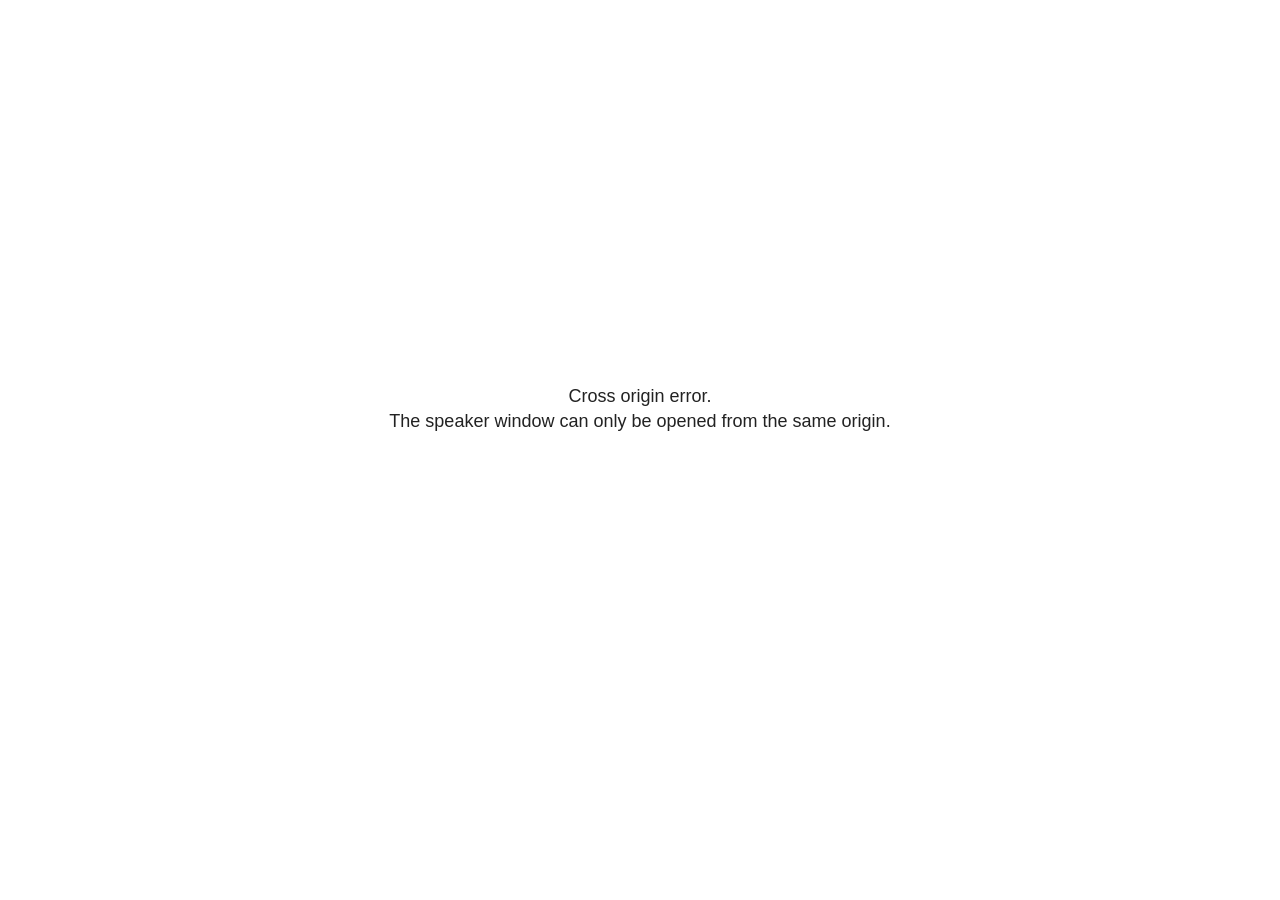
<file: docs/site_libs/revealjs/plugin/notes/speaker-view.html>
<!--
	NOTE: You need to build the notes plugin after making changes to this file.
-->
<html lang="en">
	<head>
		<meta charset="utf-8">

		<title>reveal.js - Speaker View</title>

		<style>
			body {
				font-family: Helvetica;
				font-size: 18px;
			}

			#current-slide,
			#upcoming-slide,
			#speaker-controls {
				padding: 6px;
				box-sizing: border-box;
				-moz-box-sizing: border-box;
			}

			#current-slide iframe,
			#upcoming-slide iframe {
				width: 100%;
				height: 100%;
				border: 1px solid #ddd;
			}

			#current-slide .label,
			#upcoming-slide .label {
				position: absolute;
				top: 10px;
				left: 10px;
				z-index: 2;
			}

			#connection-status {
				position: absolute;
				top: 0;
				left: 0;
				width: 100%;
				height: 100%;
				z-index: 20;
				padding: 30% 20% 20% 20%;
				font-size: 18px;
				color: #222;
				background: #fff;
				text-align: center;
				box-sizing: border-box;
				line-height: 1.4;
			}

			.overlay-element {
				height: 34px;
				line-height: 34px;
				padding: 0 10px;
				text-shadow: none;
				background: rgba( 220, 220, 220, 0.8 );
				color: #222;
				font-size: 14px;
			}

			.overlay-element.interactive:hover {
				background: rgba( 220, 220, 220, 1 );
			}

			#current-slide {
				position: absolute;
				width: 60%;
				height: 100%;
				top: 0;
				left: 0;
				padding-right: 0;
			}

			#upcoming-slide {
				position: absolute;
				width: 40%;
				height: 40%;
				right: 0;
				top: 0;
			}

			/* Speaker controls */
			#speaker-controls {
				position: absolute;
				top: 40%;
				right: 0;
				width: 40%;
				height: 60%;
				overflow: auto;
				font-size: 18px;
			}

				.speaker-controls-time.hidden,
				.speaker-controls-notes.hidden {
					display: none;
				}

				.speaker-controls-time .label,
				.speaker-controls-pace .label,
				.speaker-controls-notes .label {
					text-transform: uppercase;
					font-weight: normal;
					font-size: 0.66em;
					color: #666;
					margin: 0;
				}

				.speaker-controls-time, .speaker-controls-pace {
					border-bottom: 1px solid rgba( 200, 200, 200, 0.5 );
					margin-bottom: 10px;
					padding: 10px 16px;
					padding-bottom: 20px;
					cursor: pointer;
				}

				.speaker-controls-time .reset-button {
					opacity: 0;
					float: right;
					color: #666;
					text-decoration: none;
				}
				.speaker-controls-time:hover .reset-button {
					opacity: 1;
				}

				.speaker-controls-time .timer,
				.speaker-controls-time .clock {
					width: 50%;
				}

				.speaker-controls-time .timer,
				.speaker-controls-time .clock,
				.speaker-controls-time .pacing .hours-value,
				.speaker-controls-time .pacing .minutes-value,
				.speaker-controls-time .pacing .seconds-value {
					font-size: 1.9em;
				}

				.speaker-controls-time .timer {
					float: left;
				}

				.speaker-controls-time .clock {
					float: right;
					text-align: right;
				}

				.speaker-controls-time span.mute {
					opacity: 0.3;
				}

				.speaker-controls-time .pacing-title {
					margin-top: 5px;
				}

				.speaker-controls-time .pacing.ahead {
					color: blue;
				}

				.speaker-controls-time .pacing.on-track {
					color: green;
				}

				.speaker-controls-time .pacing.behind {
					color: red;
				}

				.speaker-controls-notes {
					padding: 10px 16px;
				}

				.speaker-controls-notes .value {
					margin-top: 5px;
					line-height: 1.4;
					font-size: 1.2em;
				}

			/* Layout selector */
			#speaker-layout {
				position: absolute;
				top: 10px;
				right: 10px;
				color: #222;
				z-index: 10;
			}
				#speaker-layout select {
					position: absolute;
					width: 100%;
					height: 100%;
					top: 0;
					left: 0;
					border: 0;
					box-shadow: 0;
					cursor: pointer;
					opacity: 0;

					font-size: 1em;
					background-color: transparent;

					-moz-appearance: none;
					-webkit-appearance: none;
					-webkit-tap-highlight-color: rgba(0, 0, 0, 0);
				}

				#speaker-layout select:focus {
					outline: none;
					box-shadow: none;
				}

			.clear {
				clear: both;
			}

			/* Speaker layout: Wide */
			body[data-speaker-layout="wide"] #current-slide,
			body[data-speaker-layout="wide"] #upcoming-slide {
				width: 50%;
				height: 45%;
				padding: 6px;
			}

			body[data-speaker-layout="wide"] #current-slide {
				top: 0;
				left: 0;
			}

			body[data-speaker-layout="wide"] #upcoming-slide {
				top: 0;
				left: 50%;
			}

			body[data-speaker-layout="wide"] #speaker-controls {
				top: 45%;
				left: 0;
				width: 100%;
				height: 50%;
				font-size: 1.25em;
			}

			/* Speaker layout: Tall */
			body[data-speaker-layout="tall"] #current-slide,
			body[data-speaker-layout="tall"] #upcoming-slide {
				width: 45%;
				height: 50%;
				padding: 6px;
			}

			body[data-speaker-layout="tall"] #current-slide {
				top: 0;
				left: 0;
			}

			body[data-speaker-layout="tall"] #upcoming-slide {
				top: 50%;
				left: 0;
			}

			body[data-speaker-layout="tall"] #speaker-controls {
				padding-top: 40px;
				top: 0;
				left: 45%;
				width: 55%;
				height: 100%;
				font-size: 1.25em;
			}

			/* Speaker layout: Notes only */
			body[data-speaker-layout="notes-only"] #current-slide,
			body[data-speaker-layout="notes-only"] #upcoming-slide {
				display: none;
			}

			body[data-speaker-layout="notes-only"] #speaker-controls {
				padding-top: 40px;
				top: 0;
				left: 0;
				width: 100%;
				height: 100%;
				font-size: 1.25em;
			}

			@media screen and (max-width: 1080px) {
				body[data-speaker-layout="default"] #speaker-controls {
					font-size: 16px;
				}
			}

			@media screen and (max-width: 900px) {
				body[data-speaker-layout="default"] #speaker-controls {
					font-size: 14px;
				}
			}

			@media screen and (max-width: 800px) {
				body[data-speaker-layout="default"] #speaker-controls {
					font-size: 12px;
				}
			}

		</style>
	</head>

	<body>

		<div id="connection-status">Loading speaker view...</div>

		<div id="current-slide"></div>
		<div id="upcoming-slide"><span class="overlay-element label">Upcoming</span></div>
		<div id="speaker-controls">
			<div class="speaker-controls-time">
				<h4 class="label">Time <span class="reset-button">Click to Reset</span></h4>
				<div class="clock">
					<span class="clock-value">0:00 AM</span>
				</div>
				<div class="timer">
					<span class="hours-value">00</span><span class="minutes-value">:00</span><span class="seconds-value">:00</span>
				</div>
				<div class="clear"></div>

				<h4 class="label pacing-title" style="display: none">Pacing – Time to finish current slide</h4>
				<div class="pacing" style="display: none">
					<span class="hours-value">00</span><span class="minutes-value">:00</span><span class="seconds-value">:00</span>
				</div>
			</div>

			<div class="speaker-controls-notes hidden">
				<h4 class="label">Notes</h4>
				<div class="value"></div>
			</div>
		</div>
		<div id="speaker-layout" class="overlay-element interactive">
			<span class="speaker-layout-label"></span>
			<select class="speaker-layout-dropdown"></select>
		</div>

		<script>

			(function() {

				var notes,
					notesValue,
					currentState,
					currentSlide,
					upcomingSlide,
					layoutLabel,
					layoutDropdown,
					pendingCalls = {},
					lastRevealApiCallId = 0,
					connected = false

				var connectionStatus = document.querySelector( '#connection-status' );

				var SPEAKER_LAYOUTS = {
					'default': 'Default',
					'wide': 'Wide',
					'tall': 'Tall',
					'notes-only': 'Notes only'
				};

				setupLayout();

				let openerOrigin;

				try {
					openerOrigin = window.opener.location.origin;
				}
				catch ( error ) { console.warn( error ) }

				// In order to prevent XSS, the speaker view will only run if its
				// opener has the same origin as itself
				if( window.location.origin !== openerOrigin ) {
					connectionStatus.innerHTML = 'Cross origin error.<br>The speaker window can only be opened from the same origin.';
					return;
				}

				var connectionTimeout = setTimeout( function() {
					connectionStatus.innerHTML = 'Error connecting to main window.<br>Please try closing and reopening the speaker view.';
				}, 5000 );

				window.addEventListener( 'message', function( event ) {

					// Validate the origin of all messages to avoid parsing messages
					// that aren't meant for us. Ignore when running off file:// so
					// that the speaker view continues to work without a web server.
					if( window.location.origin !== event.origin && window.location.origin !== 'file://' ) {
						return
					}

					clearTimeout( connectionTimeout );
					connectionStatus.style.display = 'none';

					var data = JSON.parse( event.data );

					// The overview mode is only useful to the reveal.js instance
					// where navigation occurs so we don't sync it
					if( data.state ) delete data.state.overview;

					// Messages sent by the notes plugin inside of the main window
					if( data && data.namespace === 'reveal-notes' ) {
						if( data.type === 'connect' ) {
							handleConnectMessage( data );
						}
						else if( data.type === 'state' ) {
							handleStateMessage( data );
						}
						else if( data.type === 'return' ) {
							pendingCalls[data.callId](data.result);
							delete pendingCalls[data.callId];
						}
					}
					// Messages sent by the reveal.js inside of the current slide preview
					else if( data && data.namespace === 'reveal' ) {
						if( /ready/.test( data.eventName ) ) {
							// Send a message back to notify that the handshake is complete
							window.opener.postMessage( JSON.stringify({ namespace: 'reveal-notes', type: 'connected'} ), '*' );
						}
						else if( /slidechanged|fragmentshown|fragmenthidden|paused|resumed/.test( data.eventName ) && currentState !== JSON.stringify( data.state ) ) {

							dispatchStateToMainWindow( data.state );

						}
					}

				} );

				/**
				 * Updates the presentation in the main window to match the state
				 * of the presentation in the notes window.
				 */
				const dispatchStateToMainWindow = debounce(( state ) => {
					window.opener.postMessage( JSON.stringify({ method: 'setState', args: [ state ]} ), '*' );
				}, 500);

				/**
				 * Asynchronously calls the Reveal.js API of the main frame.
				 */
				function callRevealApi( methodName, methodArguments, callback ) {

					var callId = ++lastRevealApiCallId;
					pendingCalls[callId] = callback;
					window.opener.postMessage( JSON.stringify( {
						namespace: 'reveal-notes',
						type: 'call',
						callId: callId,
						methodName: methodName,
						arguments: methodArguments
					} ), '*' );

				}

				/**
				 * Called when the main window is trying to establish a
				 * connection.
				 */
				function handleConnectMessage( data ) {

					if( connected === false ) {
						connected = true;

						setupIframes( data );
						setupKeyboard();
						setupNotes();
						setupTimer();
						setupHeartbeat();
					}

				}

				/**
				 * Called when the main window sends an updated state.
				 */
				function handleStateMessage( data ) {

					// Store the most recently set state to avoid circular loops
					// applying the same state
					currentState = JSON.stringify( data.state );

					// No need for updating the notes in case of fragment changes
					if ( data.notes ) {
						notes.classList.remove( 'hidden' );
						notesValue.style.whiteSpace = data.whitespace;
						if( data.markdown ) {
							notesValue.innerHTML = marked( data.notes );
						}
						else {
							notesValue.innerHTML = data.notes;
						}
					}
					else {
						notes.classList.add( 'hidden' );
					}

					// Update the note slides
					currentSlide.contentWindow.postMessage( JSON.stringify({ method: 'setState', args: [ data.state ] }), '*' );
					upcomingSlide.contentWindow.postMessage( JSON.stringify({ method: 'setState', args: [ data.state ] }), '*' );
					upcomingSlide.contentWindow.postMessage( JSON.stringify({ method: 'next' }), '*' );

				}

				// Limit to max one state update per X ms
				handleStateMessage = debounce( handleStateMessage, 200 );

				/**
				 * Forward keyboard events to the current slide window.
				 * This enables keyboard events to work even if focus
				 * isn't set on the current slide iframe.
				 *
				 * Block F5 default handling, it reloads and disconnects
				 * the speaker notes window.
				 */
				function setupKeyboard() {

					document.addEventListener( 'keydown', function( event ) {
						if( event.keyCode === 116 || ( event.metaKey && event.keyCode === 82 ) ) {
							event.preventDefault();
							return false;
						}
						currentSlide.contentWindow.postMessage( JSON.stringify({ method: 'triggerKey', args: [ event.keyCode ] }), '*' );
					} );

				}

				/**
				 * Creates the preview iframes.
				 */
				function setupIframes( data ) {

					var params = [
						'receiver',
						'progress=false',
						'history=false',
						'transition=none',
						'autoSlide=0',
						'backgroundTransition=none'
					].join( '&' );

					var urlSeparator = /\?/.test(data.url) ? '&' : '?';
					var hash = '#/' + data.state.indexh + '/' + data.state.indexv;
					var currentURL = data.url + urlSeparator + params + '&scrollActivationWidth=false&postMessageEvents=true' + hash;
					var upcomingURL = data.url + urlSeparator + params + '&scrollActivationWidth=false&controls=false' + hash;

					currentSlide = document.createElement( 'iframe' );
					currentSlide.setAttribute( 'width', 1280 );
					currentSlide.setAttribute( 'height', 1024 );
					currentSlide.setAttribute( 'src', currentURL );
					document.querySelector( '#current-slide' ).appendChild( currentSlide );

					upcomingSlide = document.createElement( 'iframe' );
					upcomingSlide.setAttribute( 'width', 640 );
					upcomingSlide.setAttribute( 'height', 512 );
					upcomingSlide.setAttribute( 'src', upcomingURL );
					document.querySelector( '#upcoming-slide' ).appendChild( upcomingSlide );

				}

				/**
				 * Setup the notes UI.
				 */
				function setupNotes() {

					notes = document.querySelector( '.speaker-controls-notes' );
					notesValue = document.querySelector( '.speaker-controls-notes .value' );

				}

				/**
				 * We send out a heartbeat at all times to ensure we can
				 * reconnect with the main presentation window after reloads.
				 */
				function setupHeartbeat() {

					setInterval( () => {
						window.opener.postMessage( JSON.stringify({ namespace: 'reveal-notes', type: 'heartbeat'} ), '*' );
					}, 1000 );

				}

				function getTimings( callback ) {

					callRevealApi( 'getSlidesAttributes', [], function ( slideAttributes ) {
						callRevealApi( 'getConfig', [], function ( config ) {
							var totalTime = config.totalTime;
							var minTimePerSlide = config.minimumTimePerSlide || 0;
							var defaultTiming = config.defaultTiming;
							if ((defaultTiming == null) && (totalTime == null)) {
								callback(null);
								return;
							}
							// Setting totalTime overrides defaultTiming
							if (totalTime) {
								defaultTiming = 0;
							}
							var timings = [];
							for ( var i in slideAttributes ) {
								var slide = slideAttributes[ i ];
								var timing = defaultTiming;
								if( slide.hasOwnProperty( 'data-timing' )) {
									var t = slide[ 'data-timing' ];
									timing = parseInt(t);
									if( isNaN(timing) ) {
										console.warn("Could not parse timing '" + t + "' of slide " + i + "; using default of " + defaultTiming);
										timing = defaultTiming;
									}
								}
								timings.push(timing);
							}
							if ( totalTime ) {
								// After we've allocated time to individual slides, we summarize it and
								// subtract it from the total time
								var remainingTime = totalTime - timings.reduce( function(a, b) { return a + b; }, 0 );
								// The remaining time is divided by the number of slides that have 0 seconds
								// allocated at the moment, giving the average time-per-slide on the remaining slides
								var remainingSlides = (timings.filter( function(x) { return x == 0 }) ).length
								var timePerSlide = Math.round( remainingTime / remainingSlides, 0 )
								// And now we replace every zero-value timing with that average
								timings = timings.map( function(x) { return (x==0 ? timePerSlide : x) } );
							}
							var slidesUnderMinimum = timings.filter( function(x) { return (x < minTimePerSlide) } ).length
							if ( slidesUnderMinimum ) {
								message = "The pacing time for " + slidesUnderMinimum + " slide(s) is under the configured minimum of " + minTimePerSlide + " seconds. Check the data-timing attribute on individual slides, or consider increasing the totalTime or minimumTimePerSlide configuration options (or removing some slides).";
								alert(message);
							}
							callback( timings );
						} );
					} );

				}

				/**
				 * Return the number of seconds allocated for presenting
				 * all slides up to and including this one.
				 */
				function getTimeAllocated( timings, callback ) {

					callRevealApi( 'getSlidePastCount', [], function ( currentSlide ) {
						var allocated = 0;
						for (var i in timings.slice(0, currentSlide + 1)) {
							allocated += timings[i];
						}
						callback( allocated );
					} );

				}

				/**
				 * Create the timer and clock and start updating them
				 * at an interval.
				 */
				function setupTimer() {

					var start = new Date(),
					timeEl = document.querySelector( '.speaker-controls-time' ),
					clockEl = timeEl.querySelector( '.clock-value' ),
					hoursEl = timeEl.querySelector( '.hours-value' ),
					minutesEl = timeEl.querySelector( '.minutes-value' ),
					secondsEl = timeEl.querySelector( '.seconds-value' ),
					pacingTitleEl = timeEl.querySelector( '.pacing-title' ),
					pacingEl = timeEl.querySelector( '.pacing' ),
					pacingHoursEl = pacingEl.querySelector( '.hours-value' ),
					pacingMinutesEl = pacingEl.querySelector( '.minutes-value' ),
					pacingSecondsEl = pacingEl.querySelector( '.seconds-value' );

					var timings = null;
					getTimings( function ( _timings ) {

						timings = _timings;
						if (_timings !== null) {
							pacingTitleEl.style.removeProperty('display');
							pacingEl.style.removeProperty('display');
						}

						// Update once directly
						_updateTimer();

						// Then update every second
						setInterval( _updateTimer, 1000 );

					} );


					function _resetTimer() {

						if (timings == null) {
							start = new Date();
							_updateTimer();
						}
						else {
							// Reset timer to beginning of current slide
							getTimeAllocated( timings, function ( slideEndTimingSeconds ) {
								var slideEndTiming = slideEndTimingSeconds * 1000;
								callRevealApi( 'getSlidePastCount', [], function ( currentSlide ) {
									var currentSlideTiming = timings[currentSlide] * 1000;
									var previousSlidesTiming = slideEndTiming - currentSlideTiming;
									var now = new Date();
									start = new Date(now.getTime() - previousSlidesTiming);
									_updateTimer();
								} );
							} );
						}

					}

					timeEl.addEventListener( 'click', function() {
						_resetTimer();
						return false;
					} );

					function _displayTime( hrEl, minEl, secEl, time) {

						var sign = Math.sign(time) == -1 ? "-" : "";
						time = Math.abs(Math.round(time / 1000));
						var seconds = time % 60;
						var minutes = Math.floor( time / 60 ) % 60 ;
						var hours = Math.floor( time / ( 60 * 60 )) ;
						hrEl.innerHTML = sign + zeroPadInteger( hours );
						if (hours == 0) {
							hrEl.classList.add( 'mute' );
						}
						else {
							hrEl.classList.remove( 'mute' );
						}
						minEl.innerHTML = ':' + zeroPadInteger( minutes );
						if (hours == 0 && minutes == 0) {
							minEl.classList.add( 'mute' );
						}
						else {
							minEl.classList.remove( 'mute' );
						}
						secEl.innerHTML = ':' + zeroPadInteger( seconds );
					}

					function _updateTimer() {

						var diff, hours, minutes, seconds,
						now = new Date();

						diff = now.getTime() - start.getTime();

						clockEl.innerHTML = now.toLocaleTimeString( 'en-US', { hour12: true, hour: '2-digit', minute:'2-digit' } );
						_displayTime( hoursEl, minutesEl, secondsEl, diff );
						if (timings !== null) {
							_updatePacing(diff);
						}

					}

					function _updatePacing(diff) {

						getTimeAllocated( timings, function ( slideEndTimingSeconds ) {
							var slideEndTiming = slideEndTimingSeconds * 1000;

							callRevealApi( 'getSlidePastCount', [], function ( currentSlide ) {
								var currentSlideTiming = timings[currentSlide] * 1000;
								var timeLeftCurrentSlide = slideEndTiming - diff;
								if (timeLeftCurrentSlide < 0) {
									pacingEl.className = 'pacing behind';
								}
								else if (timeLeftCurrentSlide < currentSlideTiming) {
									pacingEl.className = 'pacing on-track';
								}
								else {
									pacingEl.className = 'pacing ahead';
								}
								_displayTime( pacingHoursEl, pacingMinutesEl, pacingSecondsEl, timeLeftCurrentSlide );
							} );
						} );
					}

				}

				/**
				 * Sets up the speaker view layout and layout selector.
				 */
				function setupLayout() {

					layoutDropdown = document.querySelector( '.speaker-layout-dropdown' );
					layoutLabel = document.querySelector( '.speaker-layout-label' );

					// Render the list of available layouts
					for( var id in SPEAKER_LAYOUTS ) {
						var option = document.createElement( 'option' );
						option.setAttribute( 'value', id );
						option.textContent = SPEAKER_LAYOUTS[ id ];
						layoutDropdown.appendChild( option );
					}

					// Monitor the dropdown for changes
					layoutDropdown.addEventListener( 'change', function( event ) {

						setLayout( layoutDropdown.value );

					}, false );

					// Restore any currently persisted layout
					setLayout( getLayout() );

				}

				/**
				 * Sets a new speaker view layout. The layout is persisted
				 * in local storage.
				 */
				function setLayout( value ) {

					var title = SPEAKER_LAYOUTS[ value ];

					layoutLabel.innerHTML = 'Layout' + ( title ? ( ': ' + title ) : '' );
					layoutDropdown.value = value;

					document.body.setAttribute( 'data-speaker-layout', value );

					// Persist locally
					if( supportsLocalStorage() ) {
						window.localStorage.setItem( 'reveal-speaker-layout', value );
					}

				}

				/**
				 * Returns the ID of the most recently set speaker layout
				 * or our default layout if none has been set.
				 */
				function getLayout() {

					if( supportsLocalStorage() ) {
						var layout = window.localStorage.getItem( 'reveal-speaker-layout' );
						if( layout ) {
							return layout;
						}
					}

					// Default to the first record in the layouts hash
					for( var id in SPEAKER_LAYOUTS ) {
						return id;
					}

				}

				function supportsLocalStorage() {

					try {
						localStorage.setItem('test', 'test');
						localStorage.removeItem('test');
						return true;
					}
					catch( e ) {
						return false;
					}

				}

				function zeroPadInteger( num ) {

					var str = '00' + parseInt( num );
					return str.substring( str.length - 2 );

				}

				/**
				 * Limits the frequency at which a function can be called.
				 */
				function debounce( fn, ms ) {

					var lastTime = 0,
						timeout;

					return function() {

						var args = arguments;
						var context = this;

						clearTimeout( timeout );

						var timeSinceLastCall = Date.now() - lastTime;
						if( timeSinceLastCall > ms ) {
							fn.apply( context, args );
							lastTime = Date.now();
						}
						else {
							timeout = setTimeout( function() {
								fn.apply( context, args );
								lastTime = Date.now();
							}, ms - timeSinceLastCall );
						}

					}

				}

			})();

		</script>
	</body>
</html>
</file>
<file: docs/site_libs/quarto-html/tippy.css>
.tippy-box[data-animation=fade][data-state=hidden]{opacity:0}[data-tippy-root]{max-width:calc(100vw - 10px)}.tippy-box{position:relative;background-color:#333;color:#fff;border-radius:4px;font-size:14px;line-height:1.4;white-space:normal;outline:0;transition-property:transform,visibility,opacity}.tippy-box[data-placement^=top]>.tippy-arrow{bottom:0}.tippy-box[data-placement^=top]>.tippy-arrow:before{bottom:-7px;left:0;border-width:8px 8px 0;border-top-color:initial;transform-origin:center top}.tippy-box[data-placement^=bottom]>.tippy-arrow{top:0}.tippy-box[data-placement^=bottom]>.tippy-arrow:before{top:-7px;left:0;border-width:0 8px 8px;border-bottom-color:initial;transform-origin:center bottom}.tippy-box[data-placement^=left]>.tippy-arrow{right:0}.tippy-box[data-placement^=left]>.tippy-arrow:before{border-width:8px 0 8px 8px;border-left-color:initial;right:-7px;transform-origin:center left}.tippy-box[data-placement^=right]>.tippy-arrow{left:0}.tippy-box[data-placement^=right]>.tippy-arrow:before{left:-7px;border-width:8px 8px 8px 0;border-right-color:initial;transform-origin:center right}.tippy-box[data-inertia][data-state=visible]{transition-timing-function:cubic-bezier(.54,1.5,.38,1.11)}.tippy-arrow{width:16px;height:16px;color:#333}.tippy-arrow:before{content:"";position:absolute;border-color:transparent;border-style:solid}.tippy-content{position:relative;padding:5px 9px;z-index:1}
</file>
<file: docs/site_libs/quarto-html/quarto-syntax-highlighting-dark-b758ccaa5987ceb1b75504551e579abf.css>
/* quarto syntax highlight colors */
:root {
  --quarto-hl-al-color: #f07178;
  --quarto-hl-an-color: #d4d0ab;
  --quarto-hl-at-color: #00e0e0;
  --quarto-hl-bn-color: #d4d0ab;
  --quarto-hl-bu-color: #abe338;
  --quarto-hl-ch-color: #abe338;
  --quarto-hl-co-color: #f8f8f2;
  --quarto-hl-cv-color: #ffd700;
  --quarto-hl-cn-color: #ffd700;
  --quarto-hl-cf-color: #ffa07a;
  --quarto-hl-dt-color: #ffa07a;
  --quarto-hl-dv-color: #d4d0ab;
  --quarto-hl-do-color: #f8f8f2;
  --quarto-hl-er-color: #f07178;
  --quarto-hl-ex-color: #00e0e0;
  --quarto-hl-fl-color: #d4d0ab;
  --quarto-hl-fu-color: #ffa07a;
  --quarto-hl-im-color: #abe338;
  --quarto-hl-in-color: #d4d0ab;
  --quarto-hl-kw-color: #ffa07a;
  --quarto-hl-op-color: #ffa07a;
  --quarto-hl-ot-color: #00e0e0;
  --quarto-hl-pp-color: #dcc6e0;
  --quarto-hl-re-color: #00e0e0;
  --quarto-hl-sc-color: #abe338;
  --quarto-hl-ss-color: #abe338;
  --quarto-hl-st-color: #abe338;
  --quarto-hl-va-color: #00e0e0;
  --quarto-hl-vs-color: #abe338;
  --quarto-hl-wa-color: #dcc6e0;
}

/* other quarto variables */
:root {
  --quarto-font-monospace: SFMono-Regular, Menlo, Monaco, Consolas, "Liberation Mono", "Courier New", monospace;
}

/* syntax highlight based on Pandoc's rules */
pre > code.sourceCode > span {
  color: #f8f8f2;
}

code.sourceCode > span {
  color: #f8f8f2;
}

div.sourceCode,
div.sourceCode pre.sourceCode {
  color: #f8f8f2;
}

/* Normal */
code span {
  color: #f8f8f2;
}

/* Alert */
code span.al {
  color: #f07178;
}

/* Annotation */
code span.an {
  color: #d4d0ab;
}

/* Attribute */
code span.at {
  color: #00e0e0;
}

/* BaseN */
code span.bn {
  color: #d4d0ab;
}

/* BuiltIn */
code span.bu {
  color: #abe338;
}

/* ControlFlow */
code span.cf {
  font-weight: bold;
  color: #ffa07a;
}

/* Char */
code span.ch {
  color: #abe338;
}

/* Constant */
code span.cn {
  color: #ffd700;
}

/* Comment */
code span.co {
  font-style: italic;
  color: #f8f8f2;
}

/* CommentVar */
code span.cv {
  color: #ffd700;
}

/* Documentation */
code span.do {
  color: #f8f8f2;
}

/* DataType */
code span.dt {
  color: #ffa07a;
}

/* DecVal */
code span.dv {
  color: #d4d0ab;
}

/* Error */
code span.er {
  color: #f07178;
  text-decoration: underline;
}

/* Extension */
code span.ex {
  font-weight: bold;
  color: #00e0e0;
}

/* Float */
code span.fl {
  color: #d4d0ab;
}

/* Function */
code span.fu {
  color: #ffa07a;
}

/* Import */
code span.im {
  color: #abe338;
}

/* Information */
code span.in {
  color: #d4d0ab;
}

/* Keyword */
code span.kw {
  font-weight: bold;
  color: #ffa07a;
}

/* Operator */
code span.op {
  color: #ffa07a;
}

/* Other */
code span.ot {
  color: #00e0e0;
}

/* Preprocessor */
code span.pp {
  color: #dcc6e0;
}

/* RegionMarker */
code span.re {
  background-color: #f8f8f2;
  color: #00e0e0;
}

/* SpecialChar */
code span.sc {
  color: #abe338;
}

/* SpecialString */
code span.ss {
  color: #abe338;
}

/* String */
code span.st {
  color: #abe338;
}

/* Variable */
code span.va {
  color: #00e0e0;
}

/* VerbatimString */
code span.vs {
  color: #abe338;
}

/* Warning */
code span.wa {
  color: #dcc6e0;
}

.prevent-inlining {
  content: "</";
}

/*# sourceMappingURL=6c091f0476edacc1e88d089996040f32.css.map */
</file>
<file: docs/site_libs/quarto-diagram/mermaid.css>
.mermaidTooltip {
  position: absolute;
  text-align: center;
  max-width: 200px;
  padding: 2px;
  font-family: "trebuchet ms", verdana, arial;
  font-size: 12px;
  background: #ffffde;
  border: 1px solid #aaaa33;
  border-radius: 2px;
  pointer-events: none;
  z-index: 1000;
}
</file>
<file: docs/style.css>
#mermaid-2 .edgePath .path,
#mermaid-2 .flowchart-link {
    stroke: rgb(156, 14, 14) !important;
    stroke-width: 2px !important;
}
</file>
<file: docs/site_libs/quarto-html/quarto-syntax-highlighting-dark-f418161beb48e0141c760e455f12af2c.css>
/* quarto syntax highlight colors */
:root {
  --quarto-hl-al-color: #f07178;
  --quarto-hl-an-color: #d4d0ab;
  --quarto-hl-at-color: #00e0e0;
  --quarto-hl-bn-color: #d4d0ab;
  --quarto-hl-bu-color: #abe338;
  --quarto-hl-ch-color: #abe338;
  --quarto-hl-co-color: #f8f8f2;
  --quarto-hl-cv-color: #ffd700;
  --quarto-hl-cn-color: #ffd700;
  --quarto-hl-cf-color: #ffa07a;
  --quarto-hl-dt-color: #ffa07a;
  --quarto-hl-dv-color: #d4d0ab;
  --quarto-hl-do-color: #f8f8f2;
  --quarto-hl-er-color: #f07178;
  --quarto-hl-ex-color: #00e0e0;
  --quarto-hl-fl-color: #d4d0ab;
  --quarto-hl-fu-color: #ffa07a;
  --quarto-hl-im-color: #abe338;
  --quarto-hl-in-color: #d4d0ab;
  --quarto-hl-kw-color: #ffa07a;
  --quarto-hl-op-color: #ffa07a;
  --quarto-hl-ot-color: #00e0e0;
  --quarto-hl-pp-color: #dcc6e0;
  --quarto-hl-re-color: #00e0e0;
  --quarto-hl-sc-color: #abe338;
  --quarto-hl-ss-color: #abe338;
  --quarto-hl-st-color: #abe338;
  --quarto-hl-va-color: #00e0e0;
  --quarto-hl-vs-color: #abe338;
  --quarto-hl-wa-color: #dcc6e0;
}

/* other quarto variables */
:root {
  --quarto-font-monospace: SFMono-Regular, Menlo, Monaco, Consolas, "Liberation Mono", "Courier New", monospace;
}

/* syntax highlight based on Pandoc's rules */
pre > code.sourceCode > span {
  color: #f8f8f2;
}

code.sourceCode > span {
  color: #f8f8f2;
}

div.sourceCode,
div.sourceCode pre.sourceCode {
  color: #f8f8f2;
}

/* Normal */
code span {
  color: #f8f8f2;
}

/* Alert */
code span.al {
  color: #f07178;
}

/* Annotation */
code span.an {
  color: #d4d0ab;
}

/* Attribute */
code span.at {
  color: #00e0e0;
}

/* BaseN */
code span.bn {
  color: #d4d0ab;
}

/* BuiltIn */
code span.bu {
  color: #abe338;
}

/* ControlFlow */
code span.cf {
  font-weight: bold;
  color: #ffa07a;
}

/* Char */
code span.ch {
  color: #abe338;
}

/* Constant */
code span.cn {
  color: #ffd700;
}

/* Comment */
code span.co {
  font-style: italic;
  color: #f8f8f2;
}

/* CommentVar */
code span.cv {
  color: #ffd700;
}

/* Documentation */
code span.do {
  color: #f8f8f2;
}

/* DataType */
code span.dt {
  color: #ffa07a;
}

/* DecVal */
code span.dv {
  color: #d4d0ab;
}

/* Error */
code span.er {
  color: #f07178;
  text-decoration: underline;
}

/* Extension */
code span.ex {
  font-weight: bold;
  color: #00e0e0;
}

/* Float */
code span.fl {
  color: #d4d0ab;
}

/* Function */
code span.fu {
  color: #ffa07a;
}

/* Import */
code span.im {
  color: #abe338;
}

/* Information */
code span.in {
  color: #d4d0ab;
}

/* Keyword */
code span.kw {
  font-weight: bold;
  color: #ffa07a;
}

/* Operator */
code span.op {
  color: #ffa07a;
}

/* Other */
code span.ot {
  color: #00e0e0;
}

/* Preprocessor */
code span.pp {
  color: #dcc6e0;
}

/* RegionMarker */
code span.re {
  background-color: #f8f8f2;
  color: #00e0e0;
}

/* SpecialChar */
code span.sc {
  color: #abe338;
}

/* SpecialString */
code span.ss {
  color: #abe338;
}

/* String */
code span.st {
  color: #abe338;
}

/* Variable */
code span.va {
  color: #00e0e0;
}

/* VerbatimString */
code span.vs {
  color: #abe338;
}

/* Warning */
code span.wa {
  color: #dcc6e0;
}

.prevent-inlining {
  content: "</";
}

/*# sourceMappingURL=378c2a0cc31455d06730fbe37c8f3789.css.map */
</file>
